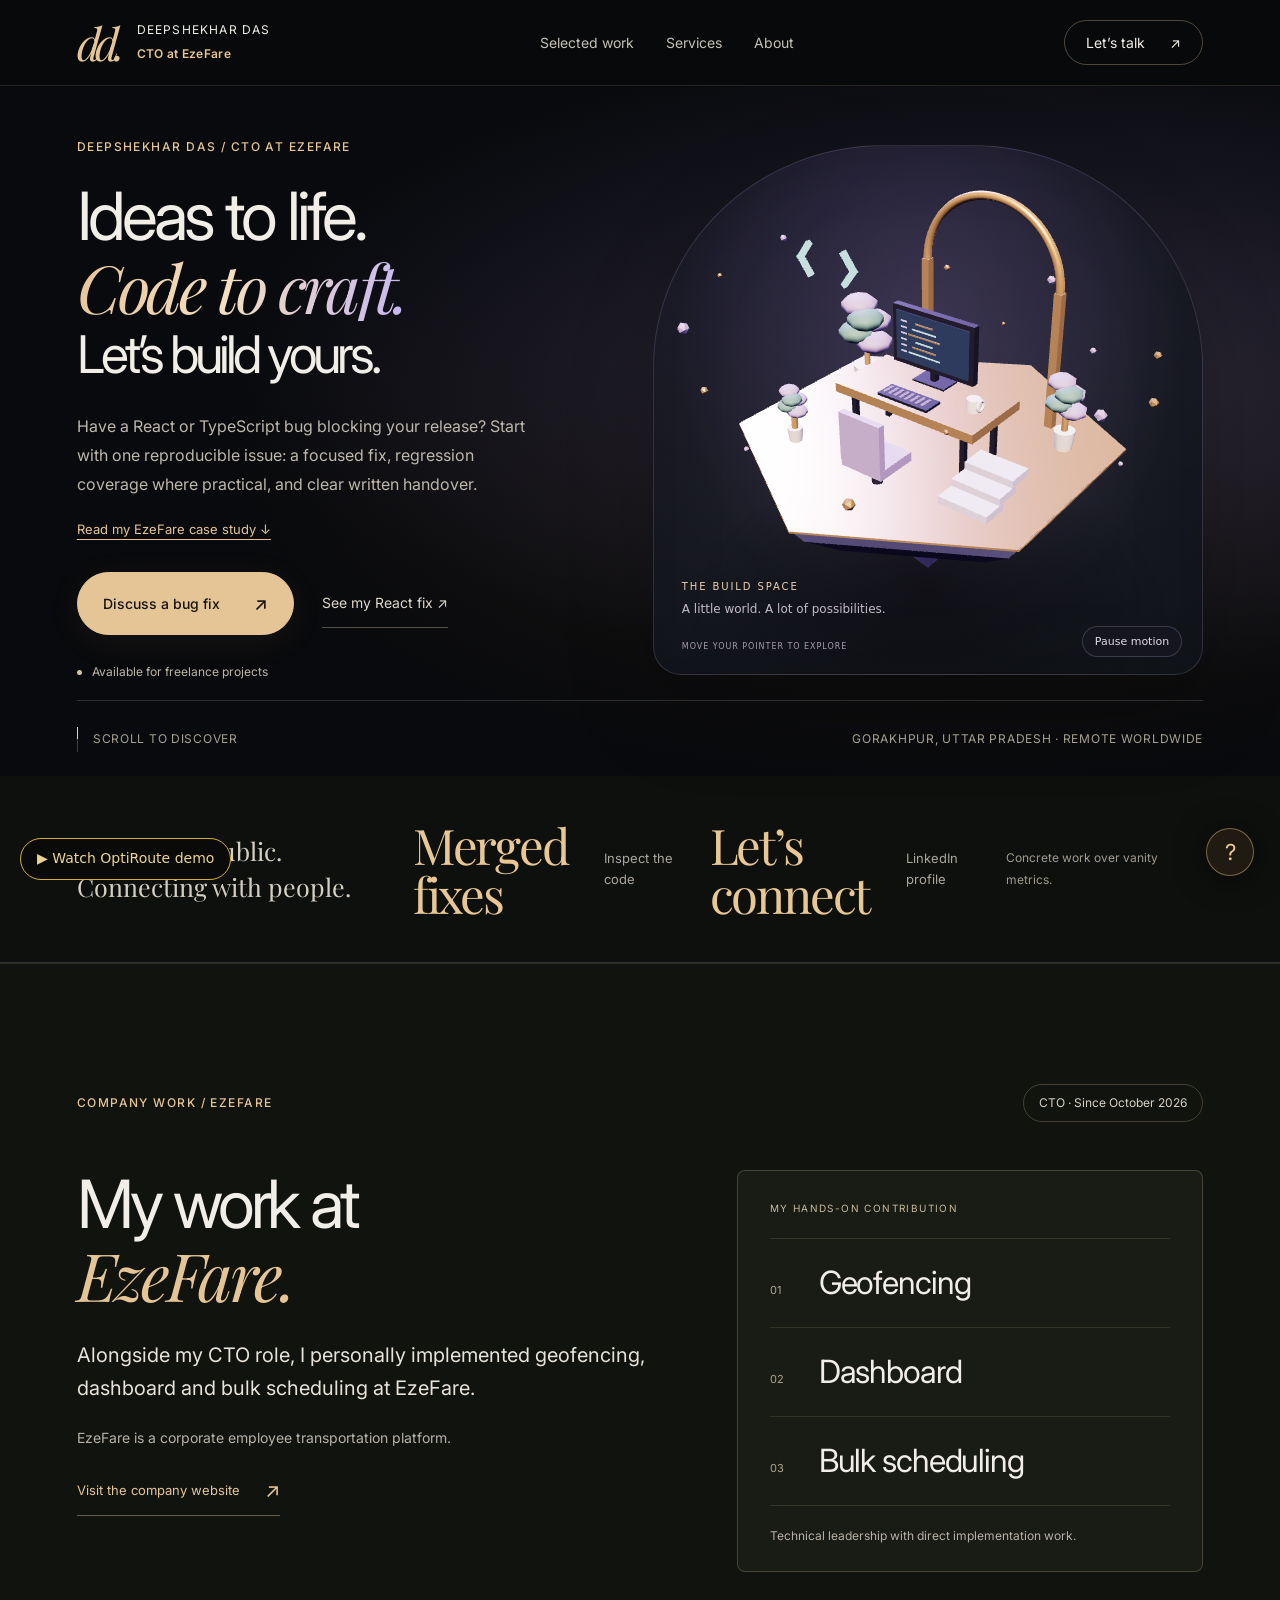
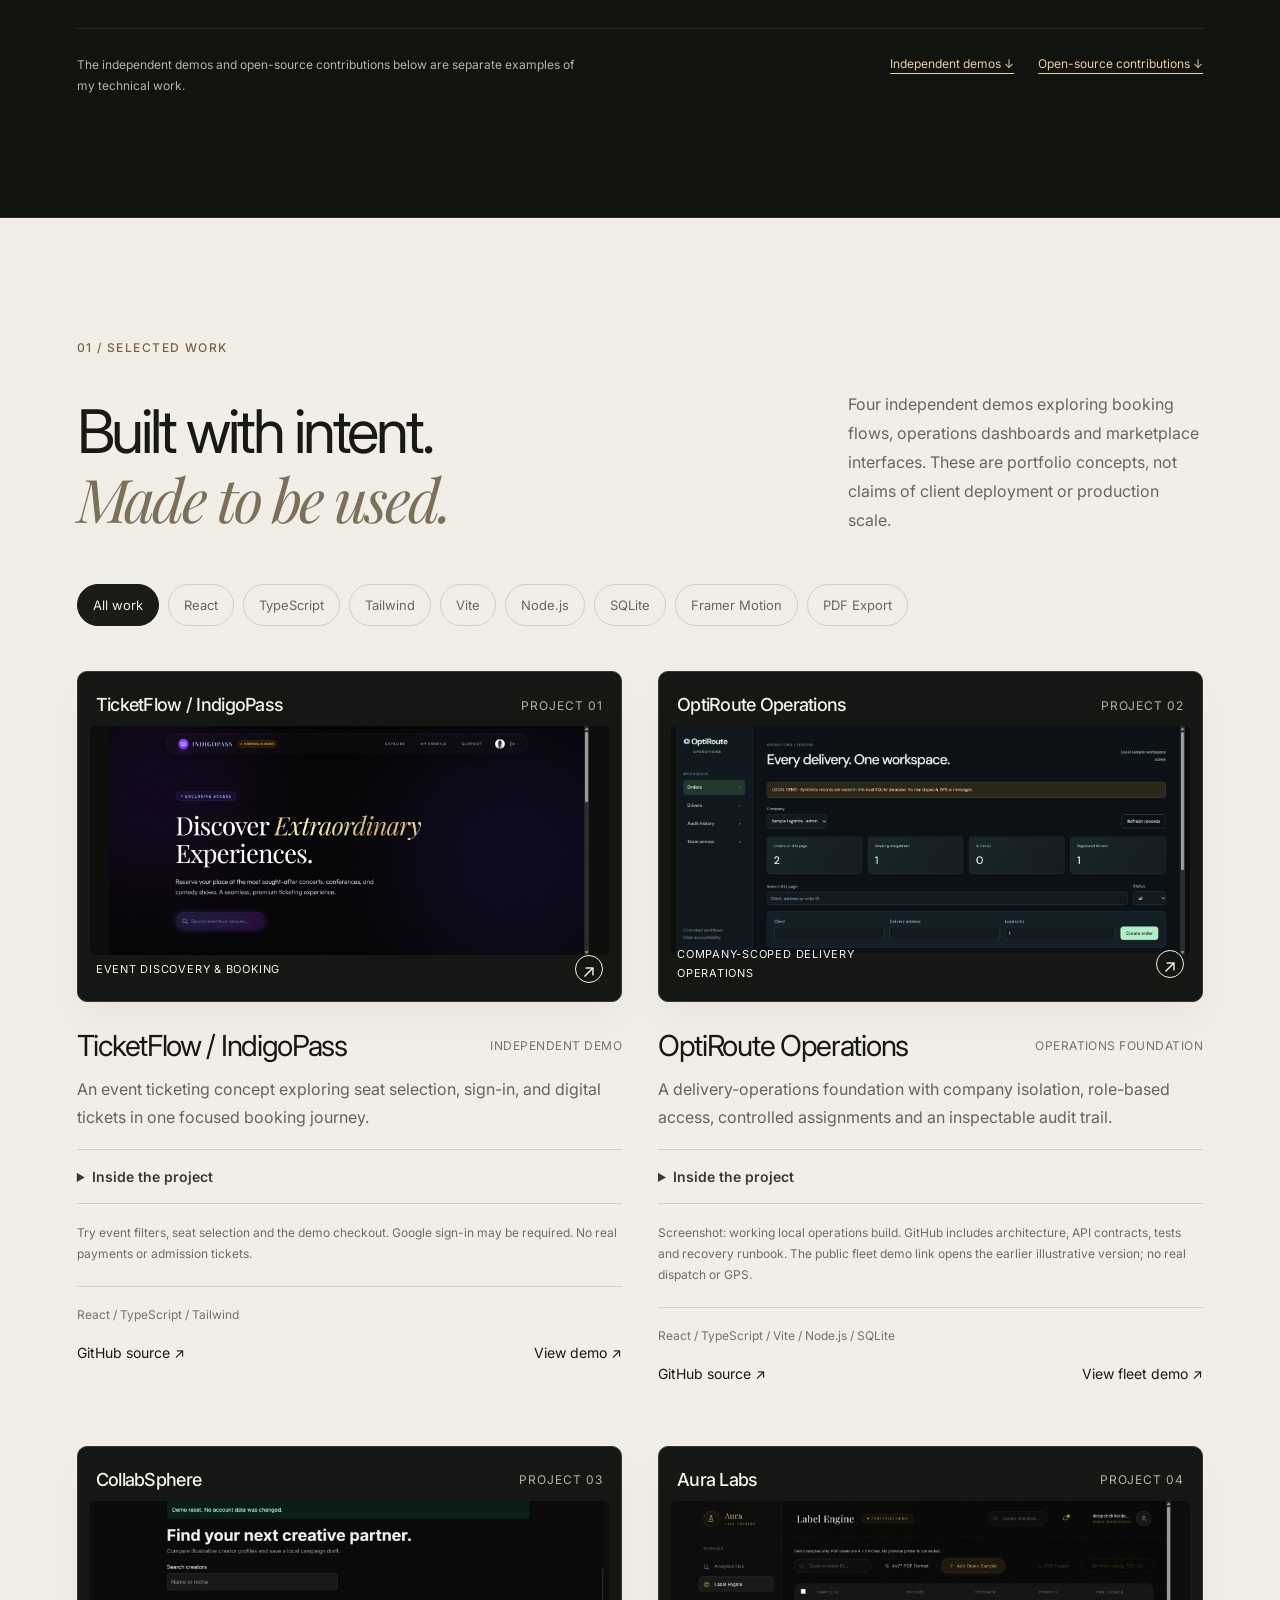
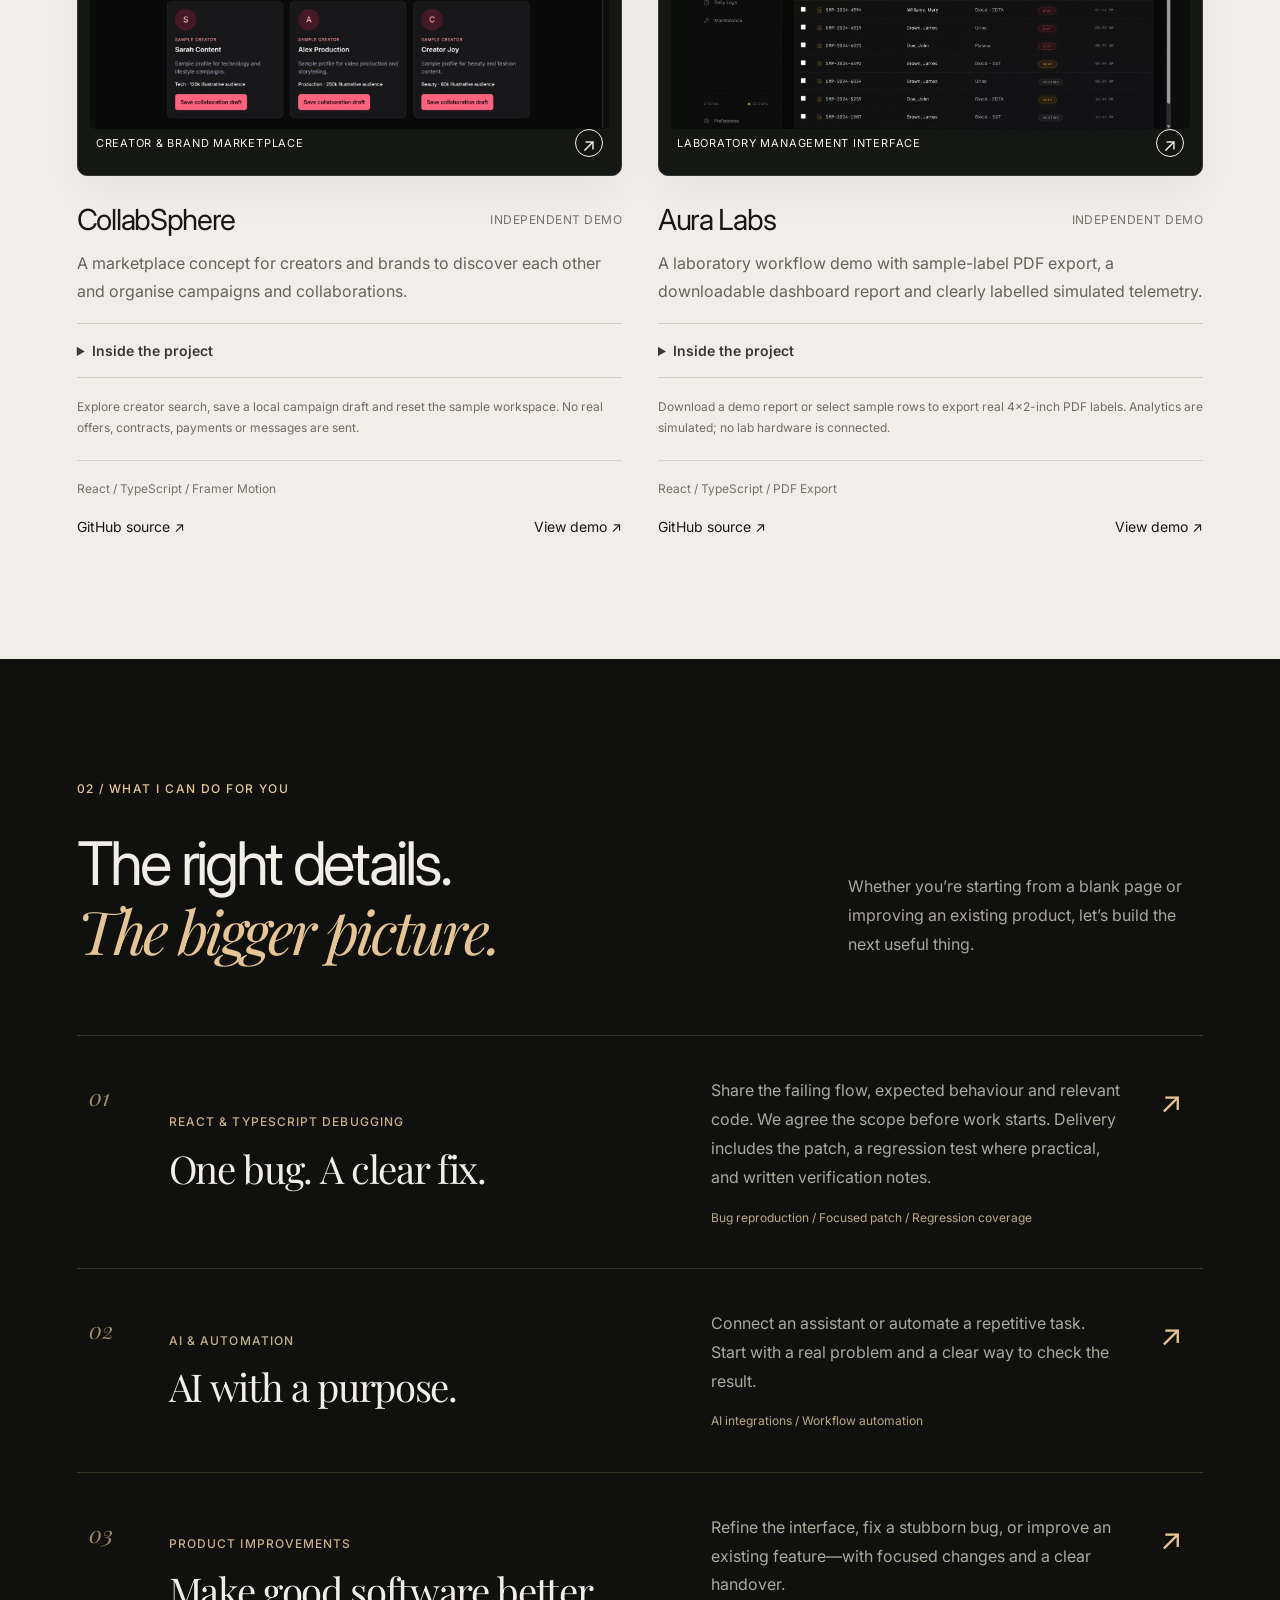
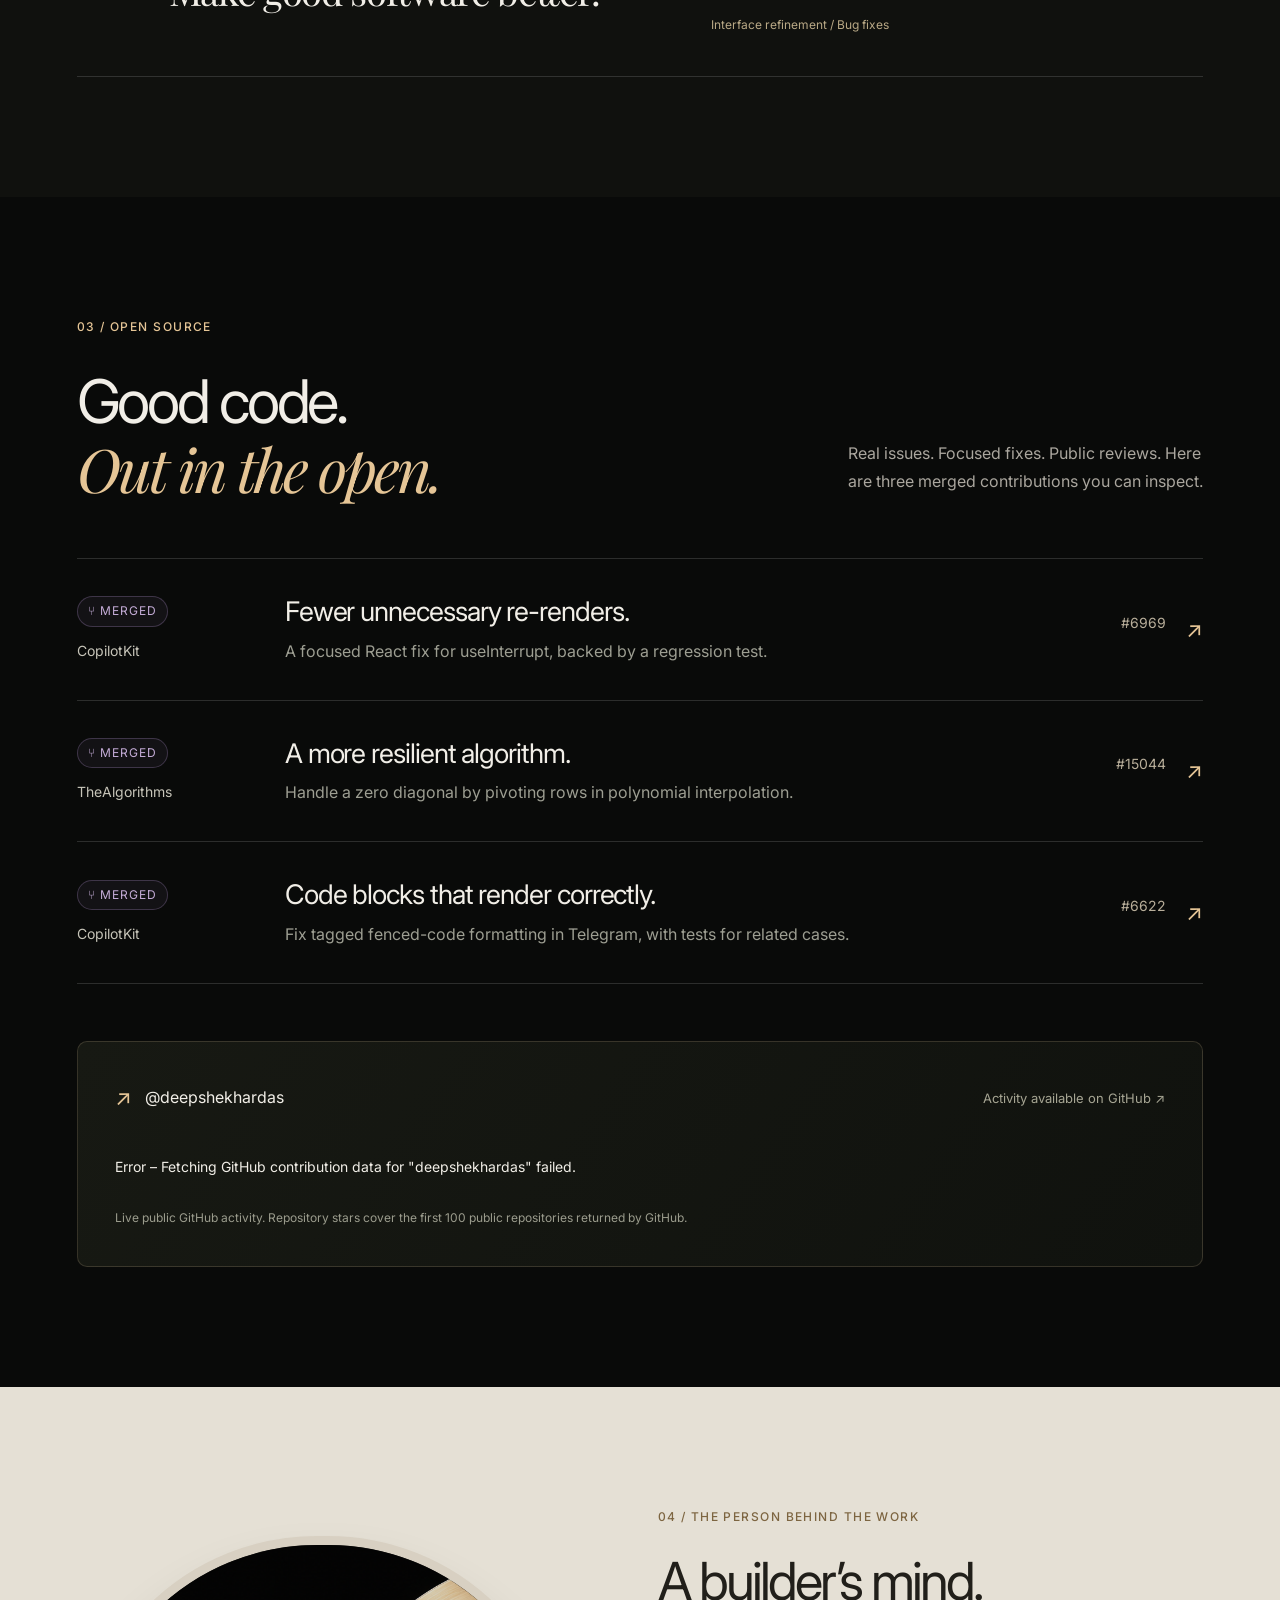
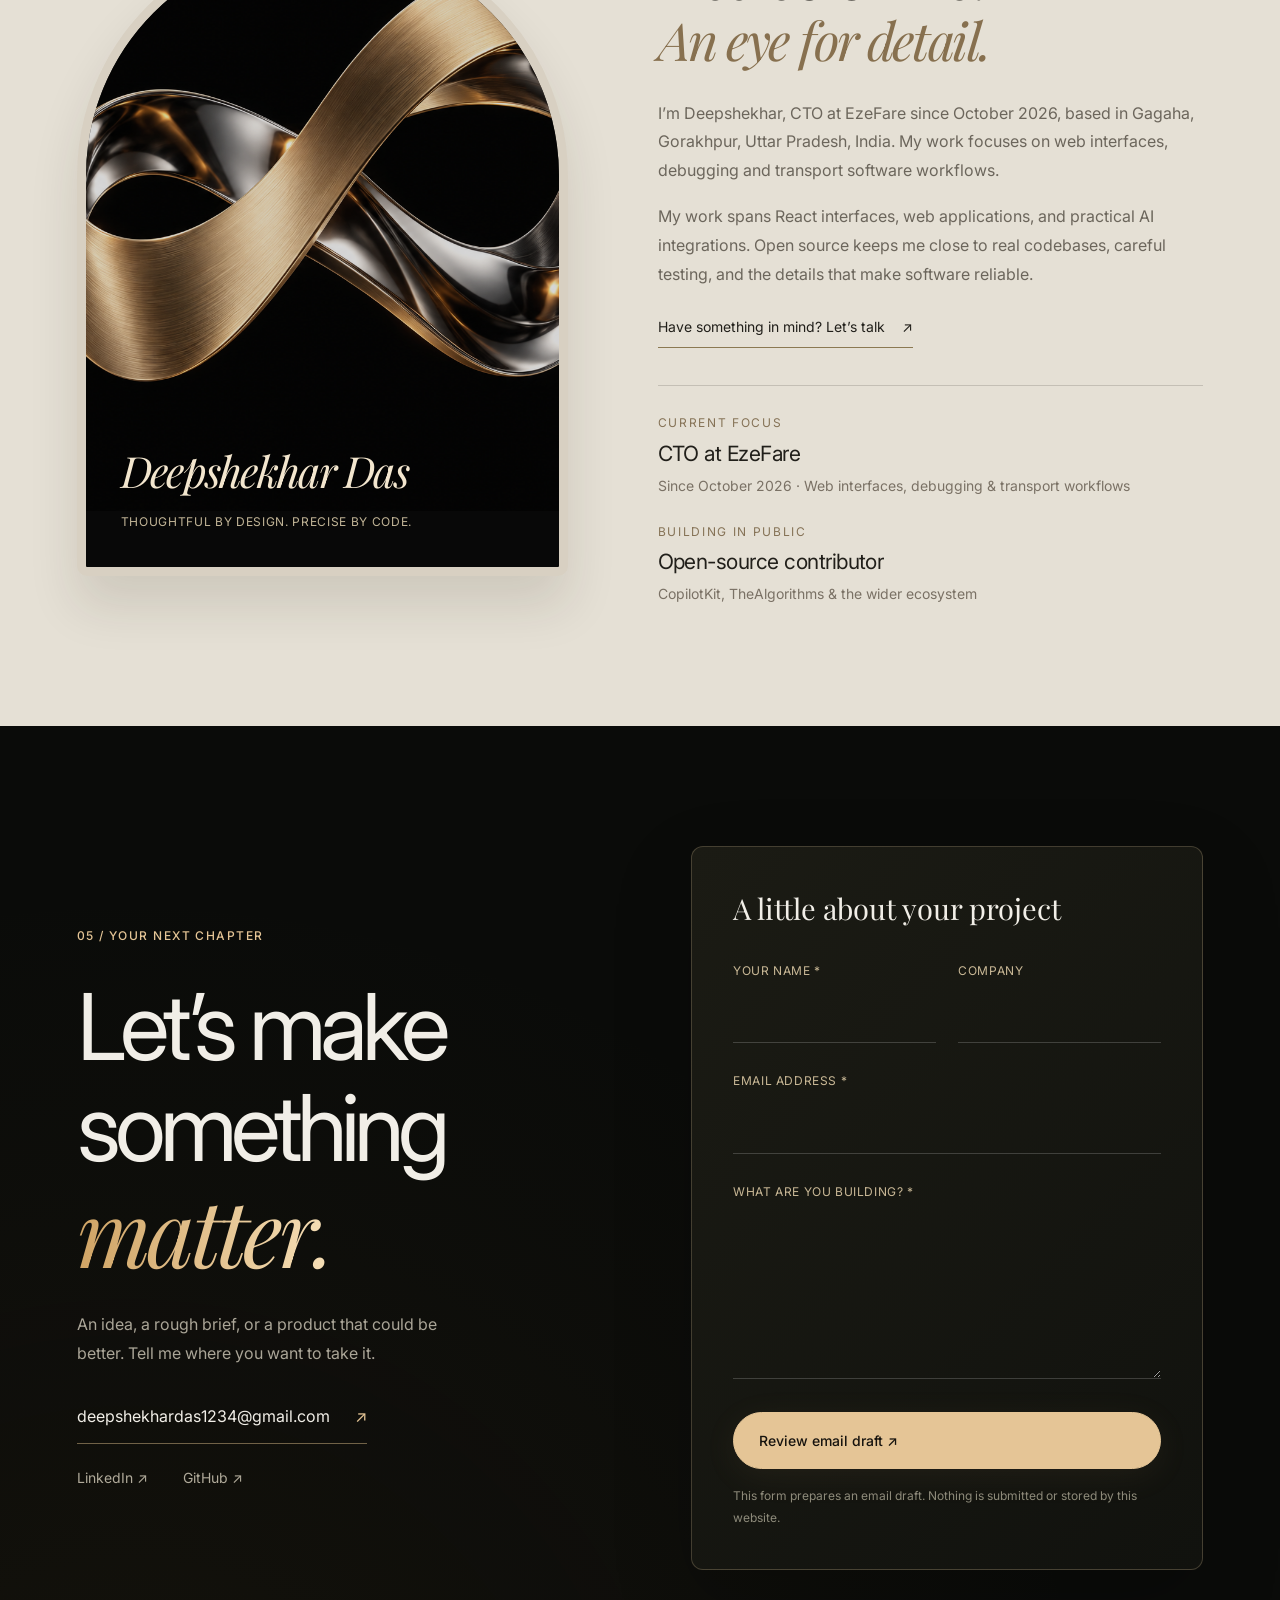
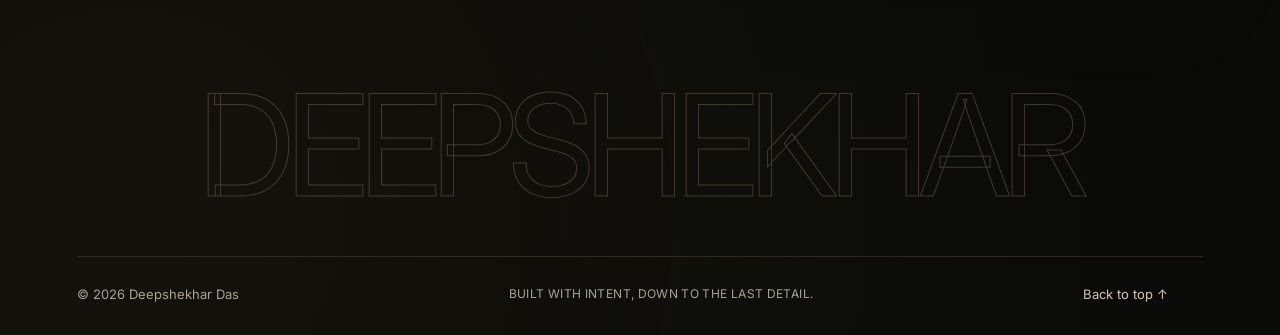
<file: index.html>
<!doctype html>
<html lang="en"><head>
<meta charset="UTF-8"><meta name="viewport" content="width=device-width, initial-scale=1">
<title>Deepshekhar Das — React &amp; TypeScript Developer | CTO at EzeFare</title>
<meta name="description" content="React and TypeScript development, focused debugging, and Node.js real-time features. Explore independent demos and merged open-source fixes. CTO at EzeFare, based in Gorakhpur, India.">
<link rel="canonical" href="https://deepshekhardas.github.io/">
<meta name="theme-color" content="#0a0a09">
<link rel="icon" type="image/svg+xml" href="data:image/svg+xml,%3Csvg xmlns='http://www.w3.org/2000/svg' viewBox='0 0 64 64'%3E%3Crect width='64' height='64' rx='12' fill='%23030303'/%3E%3Ctext x='11' y='45' font-family='Georgia' font-size='43' fill='%23d4af37'%3Ed%3C/text%3E%3C/svg%3E">
<link rel="stylesheet" href="./assets/index-DVLcN9EI.css">
<link rel="stylesheet" href="./portfolio.css">
<link rel="stylesheet" href="./atelier.css">
<link rel="stylesheet" href="./world.css">
<link rel="stylesheet" href="./ezefare-case.css?v=cto-20261107">
<script type="module" src="./assets/index-BwnWIdL-.js"></script>
</head><body><a class="portfolio-skip" href="#hero-section">Skip to content</a><a href="./optiroute-demo.html" style="position:fixed;bottom:20px;left:20px;z-index:50;padding:10px 16px;border:1px solid #d4af37;border-radius:24px;background:#0a0a09;color:#ecd592;font:14px/1.4 system-ui,sans-serif;text-decoration:none">▶ Watch OptiRoute demo</a><div id="root"></div><noscript>This portfolio needs JavaScript for its interactive sections. Contact Deepshekhar at deepshekhardas1234@gmail.com.</noscript></body></html>
</file>
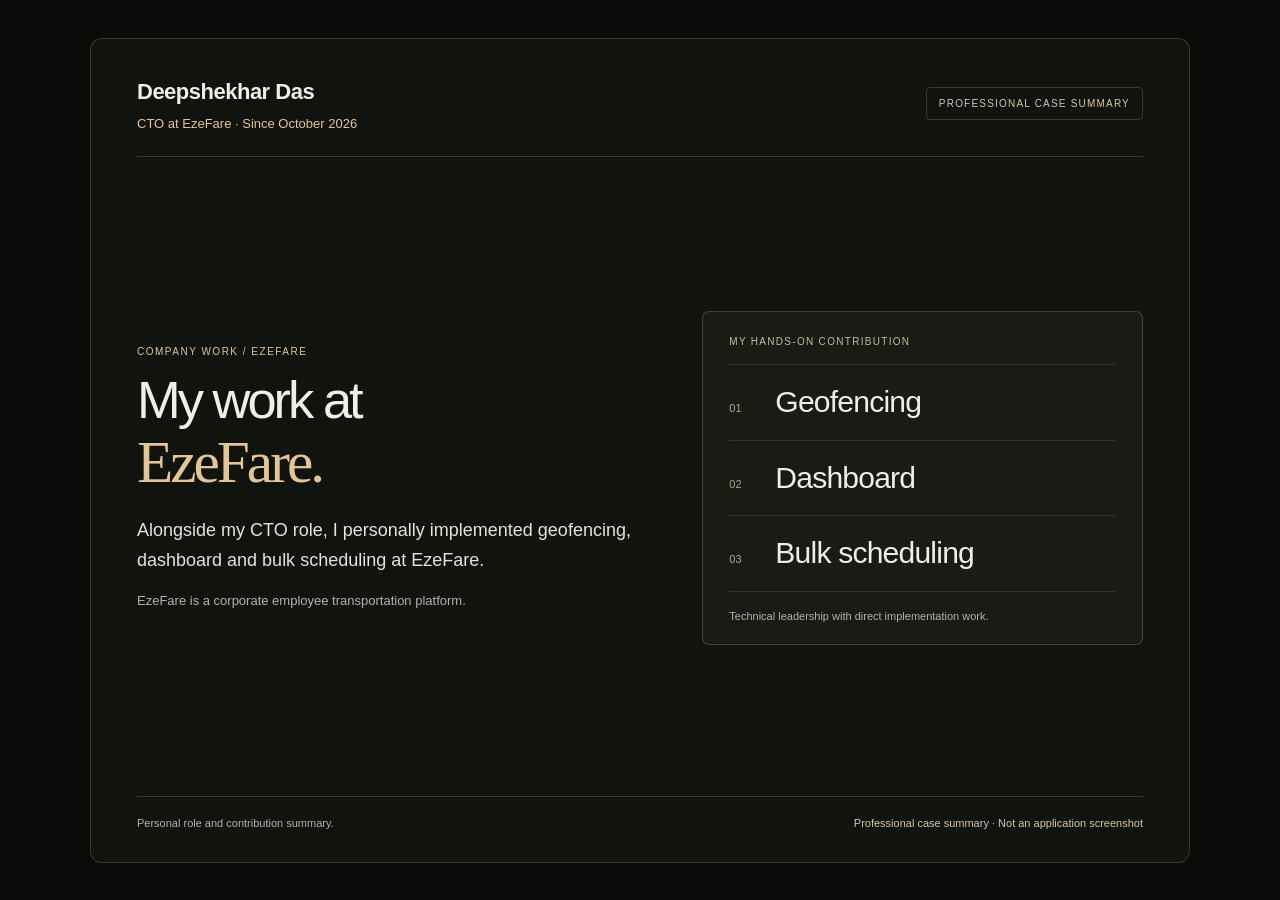
<file: ezefare-case-study.html>
<!doctype html>
<html lang="en">
<head>
  <meta charset="utf-8">
  <meta name="viewport" content="width=device-width, initial-scale=1">
  <meta http-equiv="Content-Security-Policy" content="default-src 'none'; style-src 'unsafe-inline'; connect-src 'none'; form-action 'none'; base-uri 'none'">
  <meta name="description" content="Deepshekhar Das, CTO at EzeFare since October 2026. A professional summary of personal contributions to geofencing, dashboard and bulk scheduling.">
  <title>EzeFare case summary | Deepshekhar Das</title>
  <style>
    :root { color-scheme: dark; --ink:#0a0a09; --paper:#f1eee7; --gold:#e5c596; --muted:#b7b2a8; --line:#ddc39935; }
    * { box-sizing:border-box; }
    body { margin:0; min-height:100vh; display:grid; place-items:center; padding:32px 48px; background:var(--ink); color:var(--paper); font:15px/1.6 Inter,Arial,sans-serif; }
    .case-card { width:100%; max-width:1100px; aspect-ratio:4/3; display:flex; flex-direction:column; padding:35px 46px 29px; border:1px solid var(--line); border-radius:12px; background:#11130f; }
    .case-header { display:flex; justify-content:space-between; align-items:center; gap:25px; border-bottom:1px solid var(--line); padding-bottom:22px; margin-bottom:31px; }
    .identity { margin:0; font-size:22px; font-weight:600; letter-spacing:-.5px; }
    .role { margin:5px 0 0; color:var(--gold); font-size:13px; }
    .summary-label { margin:0; padding:8px 12px; border:1px solid var(--line); border-radius:4px; color:#d9c7aa; font-size:10px; line-height:1.5; letter-spacing:.12em; text-transform:uppercase; }
    .case-body { flex:1; display:grid; grid-template-columns:minmax(0,1.08fr) minmax(0,.92fr); gap:48px; align-items:center; }
    .eyebrow { margin:0 0 13px; color:var(--gold); font-size:10px; letter-spacing:.15em; text-transform:uppercase; }
    h1 { margin:0; font-size:clamp(44px,4.1vw,63px); font-weight:400; line-height:1.02; letter-spacing:-3px; }
    h1 em { display:block; font:400 1.13em/1.06 Georgia,'Times New Roman',serif; letter-spacing:-3px; color:var(--gold); margin-top:5px; }
    .contribution-summary { max-width:560px; margin:22px 0 0; color:#e8e3d8; font-size:18px; line-height:1.65; }
    .company-context { max-width:500px; margin:14px 0 0; color:var(--muted); font-size:13px; line-height:1.75; }
    .contributions { padding:22px 26px 19px; border:1px solid #ddc3993b; border-radius:7px; background:#191c15; }
    .contributions h2 { margin:0 0 15px; color:#c6bb9f; font-size:10px; line-height:1.5; letter-spacing:.13em; font-weight:500; text-transform:uppercase; }
    ol { padding:0; margin:0; list-style:none; }
    li { display:grid; grid-template-columns:29px minmax(0,1fr); gap:17px; align-items:baseline; padding:20px 0; border-top:1px solid #ddc39925; }
    .index { color:#b2a78c; font-size:11px; }
    h3 { margin:0; font-size:clamp(25px,2.35vw,35px); font-weight:400; line-height:1.15; letter-spacing:-.8px; }
    .contribution-note { margin:0; padding-top:16px; border-top:1px solid #ddc39925; color:var(--muted); font-size:11px; line-height:1.6; }
    .case-footer { display:flex; justify-content:space-between; align-items:center; gap:25px; margin-top:28px; padding-top:18px; border-top:1px solid var(--line); }
    .case-footer p { margin:0; font-size:11px; line-height:1.6; color:var(--muted); }
    .case-footer .format-note { color:#d9c7aa; text-align:right; }
    @media(max-width:900px) { body { padding:25px; } .case-card { padding:30px; } .case-body { gap:35px; } h1 { font-size:48px; } .contribution-summary { font-size:16px; } .contributions { padding:20px; } h3 { font-size:27px; } }
    @media(max-width:650px) { body { padding:18px; } .case-card { padding:25px 23px; } .case-header { flex-direction:column; align-items:flex-start; gap:17px; margin-bottom:27px; } .identity { font-size:21px; } .role { font-size:12px; } .summary-label { font-size:9px; } .case-body { grid-template-columns:1fr; gap:28px; } h1 { font-size:46px; letter-spacing:-2px; } h1 em { letter-spacing:-2px; } .contribution-summary { margin-top:20px; font-size:17px; } .company-context { font-size:12px; } li { padding:19px 0; } .case-footer { flex-direction:column; align-items:flex-start; gap:8px; margin-top:25px; } .case-footer .format-note { text-align:left; } }
  </style>
</head>
<body>
  <main class="case-card" aria-labelledby="case-title">
    <header class="case-header">
      <div>
        <p class="identity">Deepshekhar Das</p>
        <p class="role">CTO at EzeFare · Since October 2026</p>
      </div>
      <p class="summary-label">Professional case summary</p>
    </header>
    <div class="case-body">
      <section aria-labelledby="case-title">
        <p class="eyebrow">Company work / EzeFare</p>
        <h1 id="case-title">My work at<em>EzeFare.</em></h1>
        <p class="contribution-summary">Alongside my CTO role, I personally implemented geofencing, dashboard and bulk scheduling at EzeFare.</p>
        <p class="company-context">EzeFare is a corporate employee transportation platform.</p>
      </section>
      <section class="contributions" aria-labelledby="contribution-title">
        <h2 id="contribution-title">My hands-on contribution</h2>
        <ol role="list">
          <li><span class="index" aria-hidden="true">01</span><h3>Geofencing</h3></li>
          <li><span class="index" aria-hidden="true">02</span><h3>Dashboard</h3></li>
          <li><span class="index" aria-hidden="true">03</span><h3>Bulk scheduling</h3></li>
        </ol>
        <p class="contribution-note">Technical leadership with direct implementation work.</p>
      </section>
    </div>
    <footer class="case-footer">
      <p>Personal role and contribution summary.</p>
      <p class="format-note">Professional case summary · Not an application screenshot</p>
    </footer>
  </main>
</body>
</html>
</file>
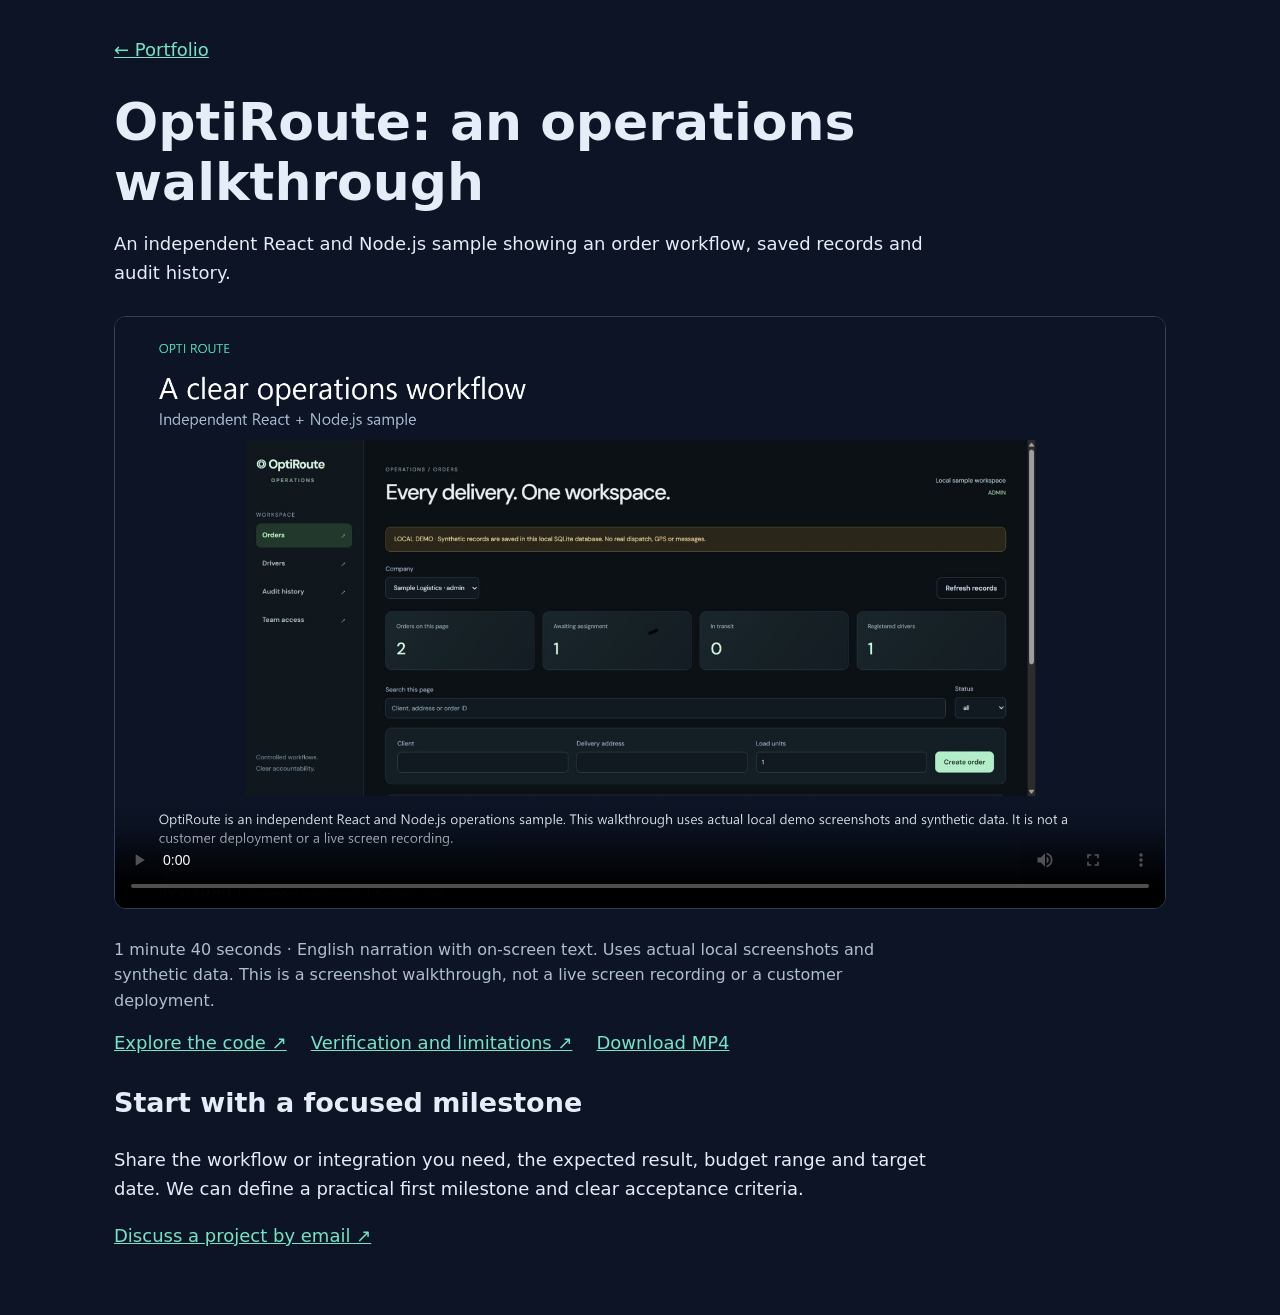
<file: optiroute-demo.html>
<!doctype html>
<html lang="en">
<head>
<meta charset="utf-8"><meta name="viewport" content="width=device-width,initial-scale=1">
<title>OptiRoute walkthrough — Deepshekhar Das</title>
<meta name="description" content="A narrated walkthrough of an independent React and Node.js operations sample, with local verification evidence.">
<style>
*{box-sizing:border-box}body{margin:0;background:#0c1425;color:#e4edf8;font:18px/1.6 system-ui,sans-serif}main{max-width:1100px;margin:auto;padding:36px 24px 64px}a{color:#73e5c6}h1{font-size:clamp(30px,5vw,52px);line-height:1.15;margin:28px 0 12px}p{max-width:820px}video{display:block;width:100%;height:auto;background:#000;border:1px solid #334155;border-radius:12px;margin:28px 0}.note{color:#afbed0;font-size:16px}.links{display:flex;gap:24px;flex-wrap:wrap}
</style>
</head>
<body><main>
<a href="./">← Portfolio</a>
<h1>OptiRoute: an operations walkthrough</h1>
<p>An independent React and Node.js sample showing an order workflow, saved records and audit history.</p>
<video controls playsinline preload="metadata" poster="./assets/optiroute-demo-poster.png" aria-label="OptiRoute narrated screenshot walkthrough">
<source src="./assets/optiroute-demo.mp4" type="video/mp4">
<p><a href="./assets/optiroute-demo.mp4">Download the demo video</a></p>
</video>
<p class="note">1 minute 40 seconds · English narration with on-screen text. Uses actual local screenshots and synthetic data. This is a screenshot walkthrough, not a live screen recording or a customer deployment.</p>
<div class="links"><a href="https://github.com/deepshekhardas/optiroute">Explore the code ↗</a><a href="https://github.com/deepshekhardas/optiroute/blob/main/docs/VERIFICATION.md">Verification and limitations ↗</a><a href="./assets/optiroute-demo.mp4" download>Download MP4</a></div>
<h2>Start with a focused milestone</h2>
<p>Share the workflow or integration you need, the expected result, budget range and target date. We can define a practical first milestone and clear acceptance criteria.</p>
<a href="mailto:deepshekhardas1234@gmail.com?subject=OptiRoute%20project%20enquiry">Discuss a project by email ↗</a>
</main></body></html>
</file>
<file: portfolio.css>
/* Deepshekhar Das — independent developer portfolio */
:root {
  color-scheme: dark;
  --ink: #0a0a09;
  --paper: #eeebe3;
  --gold: #ddc399;
  --muted: #aaa69e;
  --line: #ffffff24;
  --serif: "Playfair Display", Georgia, serif;
  --sans: Inter, Arial, sans-serif;
}
html {
  scroll-behavior: smooth;
  scroll-padding-top: 30px;
}
body {
  margin: 0;
  background: var(--ink);
}
* {
  box-sizing: border-box;
}
button,
a,
input,
textarea {
  -webkit-tap-highlight-color: transparent;
}
button {
  cursor: pointer;
}
a {
  color: inherit;
  text-decoration: none;
}
button,
input,
textarea {
  font: inherit;
}
::selection {
  background: #ddc399;
  color: #151310;
}
.studio {
  background: var(--ink);
  color: var(--paper);
  font: 14px/1.7 var(--sans);
  overflow: hidden;
}
.studio p,
.studio h1,
.studio h2,
.studio h3 {
  margin: 0;
}
.studio a,
.studio button {
  transition:
    color 0.2s,
    background 0.2s,
    border-color 0.2s,
    transform 0.3s;
}
.studio :focus-visible,
.portfolio-guide :focus-visible,
.portfolio-guide-launcher:focus-visible {
  outline: 2px solid #b88f50;
  outline-offset: 5px;
}
.portfolio-skip {
  position: fixed;
  top: -100px;
  left: 18px;
  background: var(--gold);
  color: var(--ink);
  padding: 12px 20px;
  z-index: 100;
}
.portfolio-skip:focus {
  top: 14px;
}
.section-space {
  padding: 110px max(6vw, 24px);
}
.studio-kicker {
  font: 500 10px/1.7 var(--sans);
  letter-spacing: 0.17em;
  text-transform: uppercase;
  color: var(--gold);
  display: flex;
  align-items: center;
  gap: 10px;
}
.status-dot {
  display: inline-block;
  width: 6px;
  height: 6px;
  background: var(--gold);
  border-radius: 50%;
  box-shadow: 0 0 14px #ddc39988;
  flex-shrink: 0;
}
.studio h2 {
  font: 400 clamp(40px, 4.2vw, 66px) / 1.12 var(--sans);
  letter-spacing: -0.058em;
}
.studio h2 em {
  display: block;
  font-family: var(--serif);
  font-weight: 400;
  letter-spacing: -0.05em;
  color: var(--gold);
}
.studio-header {
  height: 99px;
  margin: 0 6vw;
  display: flex;
  justify-content: space-between;
  align-items: center;
  border-bottom: 1px solid var(--line);
  position: relative;
  z-index: 10;
}
.studio-brand {
  display: flex;
  align-items: center;
  gap: 17px;
}
.brand-monogram {
  font: italic 45px/1 var(--serif);
  letter-spacing: -0.12em;
  color: var(--gold);
}
.brand-name {
  font-size: 9px;
  letter-spacing: 0.14em;
  line-height: 1.55;
}
.studio-header nav {
  display: flex;
  gap: 36px;
  font-size: 12px;
  color: #c5c1b7;
}
.studio-header nav a:hover {
  color: var(--gold);
}
.header-contact {
  display: flex;
  align-items: center;
  gap: 25px;
  padding: 10px 19px;
  border: 1px solid #ddc39955;
  border-radius: 30px;
  font-size: 12px;
}
.header-contact:hover {
  background: var(--gold);
  color: var(--ink);
}
.studio-hero {
  position: relative;
  isolation: isolate;
  min-height: 780px;
  padding: 82px max(6vw, 24px) 34px;
  background: #070707;
}
.hero-sculpture {
  position: absolute;
  right: -13%;
  top: 0;
  width: 108%;
  height: 100%;
  object-fit: cover;
  object-position: right center;
  z-index: -2;
  pointer-events: none;
}
.studio-hero:before {
  content: "";
  position: absolute;
  inset: 0;
  z-index: -1;
  background: linear-gradient(
    90deg,
    #070707 0%,
    #070707ee 22%,
    #0707079c 40%,
    #07070700 65%
  );
}
.hero-copy {
  max-width: 690px;
  position: relative;
}
.hero-copy > .studio-kicker {
  margin-bottom: 34px;
}
.studio-hero h1 {
  font: 400 clamp(72px, 7.5vw, 116px) / 1.01 var(--sans);
  letter-spacing: -0.075em;
  margin: 0 0 31px;
}
.studio-hero h1 em {
  color: var(--gold);
  font-family: var(--serif);
  font-weight: 400;
  letter-spacing: -0.065em;
}
.studio .hero-intro {
  max-width: 420px;
  color: #b5b0a5;
  font-size: 14px;
  line-height: 1.85;
}
.hero-intro strong {
  color: #eee8db;
  font-weight: 400;
}
.studio-actions {
  display: flex;
  gap: 25px;
  align-items: center;
  flex-wrap: wrap;
  margin-top: 29px;
}
.portfolio-primary {
  display: inline-flex;
  justify-content: center;
  align-items: center;
  gap: 30px;
  background: var(--gold);
  border: 1px solid var(--gold);
  color: #16130e;
  border-radius: 50px;
  padding: 15px 23px;
  font: 500 12px/1.5 var(--sans);
  min-height: 50px;
  cursor: pointer;
}
.portfolio-primary span {
  font-size: 18px;
}
.portfolio-primary:hover {
  background: #f0d8b0;
  transform: translateY(-2px);
}
.portfolio-secondary {
  display: inline-flex;
  align-items: center;
  justify-content: center;
  color: #ded8cc;
  border: 0;
  border-bottom: 1px solid #c5b89866;
  background: none;
  padding: 11px 0;
  font: 12px/1.6 var(--sans);
  cursor: pointer;
}
.portfolio-secondary:hover {
  color: var(--gold);
}
.hero-foot {
  display: flex;
  justify-content: space-between;
  align-items: center;
  border-top: 1px solid var(--line);
  padding-top: 23px;
  margin-top: 72px;
  font-size: 9px;
  letter-spacing: 0.17em;
  color: #a39f95;
}
.hero-copy {
  animation: hero-enter 1s ease both;
}
.hero-sculpture {
  animation: art-enter 1.6s ease both;
}
.proof-band {
  padding: 39px 6vw;
  display: grid;
  grid-template-columns: 1.25fr 1fr 1fr 0.7fr;
  gap: 30px;
  align-items: center;
  border-bottom: 1px solid var(--line);
  background: #10100e;
}
.proof-band > p {
  font: 400 20px/1.45 var(--serif);
  white-space: pre-line;
  color: #d6d0c3;
}
.proof-band > a {
  display: flex;
  gap: 15px;
  align-items: center;
}
.proof-band strong {
  font: 400 39px/1 var(--sans);
  letter-spacing: -0.045em;
  color: var(--gold);
}
.proof-band a > span {
  font-size: 11px;
  line-height: 1.65;
  max-width: 85px;
  color: #aaa69b;
}
.proof-band small {
  font-size: 10px;
  line-height: 1.8;
  white-space: pre-line;
  color: #918d84;
}
.section-heading > .studio-kicker {
  margin-bottom: 30px;
}
.heading-row {
  display: flex;
  justify-content: space-between;
  gap: 55px;
  align-items: flex-end;
}
.heading-row > p {
  max-width: 300px;
  color: var(--muted);
  font-size: 13px;
  line-height: 1.85;
  margin-bottom: 5px;
}
.studio-work {
  color: #181815;
  background: var(--paper);
}
.studio-work .studio-kicker {
  color: #786342;
}
.studio-work h2 em {
  color: #7d705b;
}
.studio-work .heading-row > p {
  color: #68665f;
}
.project-filters {
  display: flex;
  gap: 8px;
  flex-wrap: wrap;
  margin: 40px 0;
}
.project-filters button {
  font-size: 10px;
  padding: 8px 13px;
  border: 1px solid #17171325;
  color: #69665e;
  border-radius: 25px;
  background: transparent;
}
.project-filters button[aria-pressed="true"],
.project-filters button:hover {
  background: #1a1a16;
  border-color: #1a1a16;
  color: #f1eee5;
}
.project-grid {
  display: grid;
  grid-template-columns: 1fr 1fr;
  gap: 64px 32px;
}
.project-item:nth-child(even) {
  margin-top: 74px;
}
.project-cover {
  min-height: 360px;
  aspect-ratio: 1.35;
  position: relative;
  display: flex;
  flex-direction: column;
  justify-content: space-between;
  padding: 32px;
  overflow: hidden;
  border-radius: 3px;
  isolation: isolate;
}
.project-cover:before {
  content: "";
  position: absolute;
  inset: 16px;
  border: 1px solid currentColor;
  opacity: 0.13;
  pointer-events: none;
  z-index: -1;
}
.project-cover:after {
  content: "";
  position: absolute;
  inset: 0;
  background: linear-gradient(145deg, #ffffff16, transparent 55%, #00000013);
  z-index: -2;
  pointer-events: none;
}
.cover-top,
.cover-bottom {
  display: flex;
  justify-content: space-between;
  gap: 15px;
  align-items: center;
}
.cover-top > span:first-child {
  font-size: 17px;
  font-weight: 500;
  letter-spacing: -0.04em;
}
.cover-top > span:last-child {
  font-size: 8px;
  letter-spacing: 0.2em;
  opacity: 0.7;
}
.cover-title {
  font: 400 clamp(34px, 3.5vw, 55px) / 1.09 var(--sans);
  letter-spacing: -0.05em;
  margin: 40px 0;
  transition: transform 0.6s cubic-bezier(0.2, 0.75, 0.2, 1);
}
.cover-title em {
  font-family: var(--serif);
  font-weight: 400;
}
.cover-bottom > span:first-child {
  font-size: 9px;
  text-transform: uppercase;
  letter-spacing: 0.12em;
  max-width: 240px;
}
.cover-arrow {
  border: 1px solid currentColor;
  border-radius: 50%;
  width: 42px;
  height: 42px;
  display: grid;
  place-items: center;
  font-size: 20px;
  transition:
    transform 0.35s,
    background 0.35s;
}
.project-cover:hover .cover-title {
  transform: translateY(-7px);
}
.project-cover:hover .cover-arrow {
  transform: rotate(45deg);
  background: #ffffff22;
}
.cover-ticket {
  background: #322d46;
  color: #e8ddfa;
}
.cover-route {
  background: #b7c3ac;
  color: #26362a;
}
.cover-collab {
  background: #b9533c;
  color: #fce8ca;
}
.cover-aura {
  background: #252e3a;
  color: #d8e2ed;
}
.project-caption {
  padding-top: 22px;
}
.project-title-row {
  display: flex;
  justify-content: space-between;
  gap: 20px;
  align-items: center;
  margin-bottom: 10px;
}
.project-title-row h3 {
  font: 400 25px/1.3 var(--sans);
  letter-spacing: -0.045em;
}
.project-title-row > span {
  font-size: 8px;
  letter-spacing: 0.12em;
  color: #77736b;
}
.project-caption > p {
  max-width: 465px;
  color: #69665e;
  font-size: 12px;
  line-height: 1.85;
  min-height: 45px;
}
.project-meta {
  border-top: 1px solid #24201822;
  margin-top: 18px;
  padding-top: 15px;
  display: flex;
  justify-content: space-between;
  gap: 15px;
  align-items: center;
}
.project-meta > span {
  font-size: 10px;
  color: #777168;
}
.project-meta > a {
  font-size: 11px;
  white-space: nowrap;
}
.project-meta > a:hover {
  color: #926e3d;
}
.studio-services {
  background: #111210;
}
.service-list {
  margin-top: 64px;
}
.service-row {
  display: grid;
  grid-template-columns: 50px 1.3fr 1fr 40px;
  gap: 30px;
  align-items: center;
  padding: 37px 0;
  border-top: 1px solid var(--line);
}
.service-row:last-child {
  border-bottom: 1px solid var(--line);
}
.service-index {
  color: #77776d;
  font-size: 11px;
  align-self: start;
  padding-top: 5px;
}
.service-title .studio-kicker {
  font-size: 9px;
  letter-spacing: 0.13em;
  margin-bottom: 11px;
}
.service-title h3 {
  font: 400 clamp(24px, 2.5vw, 37px) / 1.25 var(--serif);
  letter-spacing: -0.035em;
}
.service-detail > p {
  font-size: 12px;
  color: #aba99e;
  line-height: 1.9;
}
.service-detail > span {
  display: block;
  font-size: 9px;
  color: #d0ba91;
  margin-top: 16px;
}
.service-link {
  font-size: 27px;
  color: var(--gold);
  align-self: start;
}
.service-row:hover .service-link {
  transform: translate(3px, -3px);
}
.studio-source {
  background: #090a09;
}
.contribution-list {
  margin-top: 57px;
}
.contribution-row {
  padding: 30px 0;
  display: grid;
  grid-template-columns: 175px 1fr 110px;
  gap: 35px;
  align-items: center;
  border-top: 1px solid var(--line);
}
.contribution-row:last-child {
  border-bottom: 1px solid var(--line);
}
.contribution-org {
  display: flex;
  flex-direction: column;
  gap: 12px;
  font-size: 12px;
  color: #c6c4b8;
}
.merged-badge {
  font-size: 8px;
  letter-spacing: 0.09em;
  color: #c4acd7;
  border: 1px solid #9d80b552;
  background: #9d80b512;
  border-radius: 20px;
  padding: 3px 9px;
  align-self: start;
}
.contribution-row h3 {
  font: 400 24px/1.4 var(--sans);
  letter-spacing: -0.04em;
  margin-bottom: 7px;
}
.contribution-row p {
  font-size: 12px;
  color: #9d9e92;
}
.contribution-id {
  font-size: 11px;
  display: flex;
  gap: 30px;
  justify-content: flex-end;
  color: #b8ae9a;
}
.contribution-id > span {
  font-size: 22px;
  color: var(--gold);
}
.contribution-row:hover h3 {
  color: var(--gold);
}
.github-panel {
  margin-top: 50px;
  background: #131410;
  border: 1px solid #ddc3992e;
  padding: 32px;
}
.github-panel-top {
  display: flex;
  align-items: center;
  justify-content: space-between;
  gap: 20px;
  margin-bottom: 28px;
  font-size: 12px;
}
.github-panel-top > a {
  display: flex;
  align-items: center;
  gap: 13px;
}
.github-symbol {
  color: var(--gold);
  font-size: 22px;
}
.github-stats {
  display: flex;
  gap: 20px;
  font-size: 10px;
  color: #a6a593;
}
.github-stats strong {
  font-weight: 500;
  color: var(--gold);
}
.calendar-scroll {
  overflow-x: auto;
  max-width: 100%;
  padding: 10px 0 15px;
  scrollbar-color: #726047 #22231e;
  scrollbar-width: thin;
}
.calendar-scroll .react-activity-calendar {
  width: max-content;
  min-width: 100%;
  font: 11px/1.6 var(--sans);
}
.github-note {
  font-size: 9px;
  color: #858575;
  margin-top: 15px !important;
}
.studio-about {
  background: #e5e0d5;
  color: #211f1a;
}
.about-layout {
  display: grid;
  grid-template-columns: 0.85fr 1fr;
  gap: 8vw;
  align-items: center;
}
.about-visual {
  min-height: 570px;
  background: #080808;
  position: relative;
  overflow: hidden;
  display: flex;
  flex-direction: column;
  justify-content: flex-end;
  padding: 33px;
}
.about-visual > img {
  position: absolute;
  max-width: none;
  width: 185%;
  height: 100%;
  object-fit: cover;
  right: -9%;
  top: -15%;
  opacity: 0.84;
}
.about-signature {
  position: relative;
  color: #f3e6ce;
  font: italic 40px/1.2 var(--serif);
  letter-spacing: -0.04em;
  margin-bottom: 15px;
}
.about-art-caption {
  position: relative;
  color: #aca08c;
  font-size: 8px;
  letter-spacing: 0.16em;
}
.about-copy > .studio-kicker {
  color: #7d6541;
  margin-bottom: 26px;
}
.about-copy h2 {
  font-size: clamp(37px, 3.8vw, 58px);
  margin-bottom: 30px;
}
.about-copy h2 em {
  color: #87704f;
}
.about-copy > p:not(.studio-kicker) {
  font-size: 13px;
  line-height: 1.9;
  color: #6c665c;
  margin-bottom: 17px;
}
.about-contact {
  display: inline-flex;
  gap: 17px;
  font-size: 12px;
  border-bottom: 1px solid #8b7952;
  padding: 4px 0 8px;
  margin-top: 5px;
}
.about-experience {
  margin-top: 37px;
  border-top: 1px solid #211f1a2b;
  padding-top: 24px;
  display: grid;
  gap: 21px;
}
.about-experience span {
  font-size: 8px;
  letter-spacing: 0.14em;
  color: #857256;
}
.about-experience h3 {
  font: 400 17px/1.5 var(--sans);
  letter-spacing: -0.025em;
  margin: 4px 0;
}
.about-experience p {
  font-size: 11px;
  color: #7a7165;
}
.studio-contact {
  padding-bottom: 30px;
  background: #0b0c0a;
}
.contact-grid {
  display: grid;
  grid-template-columns: 1fr 1fr;
  gap: 9vw;
  align-items: center;
}
.contact-copy > .studio-kicker {
  margin-bottom: 30px;
}
.contact-copy h2 {
  font-size: clamp(64px, 6.5vw, 99px);
  line-height: 1.03;
}
.contact-copy > p:not(.studio-kicker) {
  max-width: 340px;
  color: #aaa597;
  font-size: 13px;
  margin-top: 30px;
}
.contact-email {
  display: flex;
  gap: 25px;
  align-items: center;
  overflow-wrap: anywhere;
  font-size: 14px;
  border-bottom: 1px solid #716247;
  padding-bottom: 13px;
  width: fit-content;
  max-width: 100%;
  margin-top: 34px;
}
.contact-email > span {
  color: var(--gold);
}
.contact-socials {
  display: flex;
  gap: 28px;
  margin-top: 22px;
  font-size: 11px;
  color: #b0aa9a;
}
.contact-socials a:hover,
.contact-email:hover {
  color: var(--gold);
}
.contact-form-panel {
  background: #151611;
  border: 1px solid #ddc39926;
  padding: 37px;
}
.form-heading {
  font: 400 23px/1.4 var(--serif);
  margin-bottom: 33px !important;
}
.form-field {
  display: flex;
  flex-direction: column;
  margin-bottom: 25px;
  min-width: 0;
}
.form-field label,
.email-draft label {
  font-size: 9px;
  letter-spacing: 0.07em;
  text-transform: uppercase;
  color: #c9b896;
  margin-bottom: 10px;
}
.form-field input,
.form-field textarea,
.email-draft textarea {
  width: 100%;
  border: 0;
  border-bottom: 1px solid #ffffff2e;
  background: transparent;
  border-radius: 0;
  padding: 8px 0 12px;
  color: #e5dfd2;
  font: 12px/1.8 var(--sans);
  outline: none;
  resize: vertical;
}
.form-field input:focus,
.form-field textarea:focus {
  border-color: var(--gold);
}
.form-field input::placeholder,
.form-field textarea::placeholder {
  color: #878579;
}
.form-two-col {
  display: grid;
  grid-template-columns: 1fr 1fr;
  gap: 22px;
}
.contact-form-panel .portfolio-primary {
  width: 100%;
  margin-top: 5px;
  justify-content: space-between;
}
.form-note {
  color: #8e8b7b;
  font-size: 10px;
  margin-top: 16px !important;
  line-height: 1.8;
  overflow-wrap: anywhere;
}
.email-draft > h3 {
  font: 400 32px/1.25 var(--serif);
  margin: 15px 0;
}
.email-draft > p:not(.studio-kicker):not(.form-note) {
  font-size: 12px;
  color: #b6b0a2;
  margin-bottom: 20px;
}
.email-draft label {
  display: block;
}
.email-draft textarea {
  border: 1px solid #ddc39942;
  padding: 13px;
  margin-bottom: 15px;
  background: #0e100c;
}
.email-draft .portfolio-secondary {
  margin-top: 18px;
}
.footer-bottom {
  display: flex;
  justify-content: space-between;
  gap: 25px;
  align-items: center;
  margin-top: 100px;
  padding-top: 27px;
  border-top: 1px solid var(--line);
  font-size: 10px;
  color: #8e8c7e;
}
.footer-bottom > span:nth-child(2) {
  font-size: 8px;
  letter-spacing: 0.14em;
}
.footer-bottom > a {
  color: #d4c4a6;
  padding-right: 35px;
}
.reveal[data-reveal="ready"] {
  opacity: 0;
  transform: translateY(22px);
  transition:
    opacity 0.8s ease,
    transform 0.8s cubic-bezier(0.2, 0.7, 0.2, 1);
}
.reveal[data-visible="true"] {
  opacity: 1;
  transform: none;
}
@keyframes hero-enter {
  from {
    opacity: 0;
    transform: translateY(18px);
  }
  to {
    opacity: 1;
    transform: none;
  }
}
@keyframes art-enter {
  from {
    opacity: 0;
    transform: scale(1.04);
  }
  to {
    opacity: 1;
    transform: scale(1);
  }
}
@media (min-width: 1700px) {
  .section-space {
    padding-inline: calc((100vw - 1500px) / 2);
  }
  .studio-header {
    margin-inline: calc((100vw - 1500px) / 2);
  }
  .studio-hero {
    padding-inline: calc((100vw - 1500px) / 2);
    min-height: 880px;
    padding-top: 110px;
  }
  .hero-sculpture {
    width: 95%;
    right: -5%;
  }
  .hero-foot {
    margin-top: 90px;
  }
}
@media (max-width: 1100px) {
  .studio-hero {
    min-height: 760px;
  }
  .hero-sculpture {
    right: -22%;
    width: 122%;
    opacity: 0.85;
  }
  .studio-hero:before {
    background: linear-gradient(
      90deg,
      #070707 0%,
      #070707e8 30%,
      #07070766 65%,
      transparent
    );
  }
  .hero-foot {
    margin-top: 80px;
  }
  .proof-band {
    grid-template-columns: 1fr 1fr 1fr;
    gap: 25px;
  }
  .proof-band small {
    grid-column: 1/-1;
    white-space: normal;
    text-align: right;
  }
  .project-cover {
    min-height: 315px;
    padding: 28px;
  }
  .cover-title {
    font-size: 39px;
  }
  .section-space {
    padding-top: 90px;
    padding-bottom: 90px;
  }
  .service-row {
    grid-template-columns: 35px 1fr 1fr 25px;
    gap: 20px;
  }
  .contribution-row {
    grid-template-columns: 140px 1fr 75px;
    gap: 20px;
  }
  .contribution-id {
    gap: 15px;
  }
  .about-layout {
    gap: 5vw;
  }
  .about-visual {
    min-height: 550px;
  }
  .contact-grid {
    gap: 5vw;
  }
  .contact-form-panel {
    padding: 28px;
  }
  .studio-contact {
    padding-bottom: 25px;
  }
  .heading-row > p {
    max-width: 250px;
  }
  .github-stats {
    gap: 12px;
  }
}
@media (max-width: 800px) {
  .studio-header {
    height: 86px;
    margin: 0 24px;
  }
  .studio-header nav {
    gap: 20px;
    font-size: 11px;
  }
  .brand-name {
    display: none;
  }
  .header-contact {
    padding: 9px 15px;
    gap: 16px;
  }
  .studio-hero {
    padding-top: 64px;
    min-height: 820px;
  }
  .hero-sculpture {
    width: 135%;
    height: 72%;
    right: -32%;
    top: 28%;
    opacity: 0.7;
  }
  .studio-hero:before {
    background: linear-gradient(
      180deg,
      #070707 0%,
      #070707bb 43%,
      #07070740 83%
    );
  }
  .hero-copy {
    max-width: 90%;
  }
  .studio-hero h1 {
    font-size: clamp(62px, 11.3vw, 85px);
  }
  .hero-copy > .studio-kicker {
    font-size: 9px;
    letter-spacing: 0.1em;
  }
  .hero-foot {
    margin-top: 185px;
  }
  .hero-intro {
    max-width: 385px !important;
  }
  .proof-band {
    padding: 30px 24px;
    gap: 24px;
    grid-template-columns: 1fr 1fr;
  }
  .proof-band > p {
    grid-column: 1/-1;
    white-space: normal;
    font-size: 23px;
  }
  .proof-band strong {
    font-size: 36px;
  }
  .proof-band small {
    text-align: left;
  }
  .section-space {
    padding: 75px 24px;
  }
  .heading-row {
    flex-direction: column;
    gap: 25px;
    align-items: flex-start;
  }
  .heading-row > p {
    max-width: 460px;
  }
  .studio h2 {
    font-size: 45px;
  }
  .project-grid {
    gap: 40px 22px;
  }
  .project-item:nth-child(even) {
    margin-top: 45px;
  }
  .project-cover {
    min-height: 300px;
    padding: 23px;
  }
  .cover-title {
    font-size: 31px;
  }
  .cover-top > span:first-child {
    font-size: 15px;
  }
  .cover-top > span:last-child {
    font-size: 7px;
  }
  .cover-bottom > span:first-child {
    font-size: 8px;
    letter-spacing: 0.06em;
  }
  .cover-arrow {
    width: 32px;
    height: 32px;
    flex-shrink: 0;
    font-size: 17px;
  }
  .project-title-row {
    align-items: flex-start;
    flex-direction: column;
    gap: 5px;
  }
  .project-title-row > span {
    font-size: 8px;
  }
  .project-meta {
    flex-direction: column;
    align-items: flex-start;
    gap: 8px;
  }
  .project-filters {
    gap: 7px;
    margin: 30px 0;
  }
  .service-row {
    grid-template-columns: 30px 1fr 25px;
    gap: 17px;
    padding: 28px 0;
  }
  .service-detail {
    grid-column: 2;
    grid-row: 2;
  }
  .service-link {
    grid-column: 3;
    grid-row: 1;
  }
  .service-title h3 {
    font-size: 30px;
  }
  .service-list {
    margin-top: 40px;
  }
  .contribution-row {
    grid-template-columns: 110px 1fr;
    gap: 20px;
  }
  .contribution-row h3 {
    font-size: 20px;
  }
  .contribution-row p {
    font-size: 11px;
  }
  .contribution-id {
    grid-column: 2;
    justify-content: space-between;
  }
  .github-panel {
    padding: 23px;
  }
  .github-panel-top {
    align-items: flex-start;
    flex-direction: column;
    gap: 18px;
  }
  .github-stats {
    flex-wrap: wrap;
  }
  .about-layout {
    grid-template-columns: 1fr;
    gap: 45px;
  }
  .about-visual {
    min-height: 440px;
    max-height: 550px;
    aspect-ratio: 1.1;
  }
  .about-visual > img {
    width: 150%;
    height: 135%;
    top: -33%;
    right: 0;
  }
  .about-copy {
    max-width: 620px;
  }
  .about-experience {
    grid-template-columns: 1fr 1fr;
    gap: 20px;
  }
  .contact-grid {
    grid-template-columns: 1fr;
    gap: 45px;
  }
  .contact-copy h2 {
    font-size: 80px;
  }
  .contact-copy > p:not(.studio-kicker) {
    max-width: 440px;
  }
  .contact-form-panel {
    padding: 30px;
  }
  .footer-bottom {
    margin-top: 60px;
    flex-wrap: wrap;
  }
  .footer-bottom > span:nth-child(2) {
    display: none;
  }
  .studio-contact {
    padding-bottom: 25px;
  }
  .reveal[data-reveal="ready"] {
    transform: translateY(12px);
  }
}
@media (max-width: 520px) {
  .studio-header nav a:nth-child(2),
  .studio-header nav a:nth-child(3) {
    display: none;
  }
  .studio-header nav {
    margin-left: auto;
    margin-right: 20px;
  }
  .brand-monogram {
    font-size: 38px;
  }
  .header-contact {
    font-size: 11px;
    gap: 14px;
  }
  .studio-hero {
    padding-top: 55px;
    min-height: 835px;
  }
  .hero-copy {
    max-width: 100%;
  }
  .studio-hero h1 {
    font-size: clamp(55px, 13.3vw, 70px);
    line-height: 1.04;
    letter-spacing: -0.065em;
    margin-bottom: 27px;
  }
  .hero-copy > .studio-kicker {
    font-size: 8px;
    letter-spacing: 0.07em;
    margin-bottom: 25px;
  }
  .studio .hero-intro {
    font-size: 13px;
    max-width: 330px !important;
  }
  .studio-actions {
    gap: 16px;
    margin-top: 25px;
  }
  .portfolio-primary {
    font-size: 11px;
    padding: 14px 18px;
    gap: 20px;
    min-height: 48px;
  }
  .portfolio-secondary {
    font-size: 11px;
  }
  .hero-foot {
    margin-top: 205px;
    font-size: 7px;
    gap: 25px;
    align-items: flex-start;
  }
  .hero-foot > span:first-child {
    max-width: 150px;
  }
  .hero-sculpture {
    height: 61%;
    top: 41%;
    right: -35%;
    width: 145%;
  }
  .proof-band > a {
    align-items: flex-start;
    flex-direction: column;
    gap: 8px;
  }
  .proof-band a > span {
    max-width: none;
    font-size: 10px;
  }
  .proof-band strong {
    font-size: 35px;
  }
  .proof-band small {
    font-size: 9px;
  }
  .section-space {
    padding-top: 63px;
    padding-bottom: 63px;
  }
  .studio h2 {
    font-size: 38px;
  }
  .section-heading > .studio-kicker {
    font-size: 9px;
    margin-bottom: 23px;
  }
  .heading-row {
    gap: 22px;
  }
  .heading-row > p {
    font-size: 12px;
    max-width: 320px;
  }
  .project-grid {
    grid-template-columns: 1fr;
    gap: 37px;
  }
  .project-item:nth-child(even) {
    margin-top: 0;
  }
  .project-cover {
    aspect-ratio: 1.08;
    min-height: 305px;
    padding: 29px;
  }
  .cover-title {
    font-size: clamp(35px, 9vw, 44px);
  }
  .project-title-row {
    flex-direction: row;
    align-items: center;
  }
  .project-title-row h3 {
    font-size: 23px;
  }
  .project-title-row > span {
    max-width: 90px;
    font-size: 7px;
    text-align: right;
  }
  .project-meta {
    flex-direction: row;
    align-items: center;
  }
  .project-meta > span {
    font-size: 9px;
  }
  .project-filters button {
    font-size: 9px;
    padding: 6px 11px;
  }
  .service-title h3 {
    font-size: 27px;
  }
  .service-title .studio-kicker {
    font-size: 8px;
  }
  .service-row {
    grid-template-columns: 21px 1fr 20px;
    gap: 11px;
  }
  .service-detail > p {
    font-size: 12px;
  }
  .service-detail > span {
    font-size: 8px;
  }
  .contribution-row {
    grid-template-columns: 1fr;
    gap: 15px;
    padding: 26px 0;
  }
  .contribution-org {
    flex-direction: row;
    align-items: center;
    gap: 13px;
  }
  .contribution-id {
    grid-column: 1;
  }
  .contribution-row h3 {
    font-size: 22px;
  }
  .contribution-row p {
    font-size: 12px;
  }
  .contribution-list {
    margin-top: 35px;
  }
  .github-panel {
    padding: 20px;
    margin-top: 35px;
  }
  .github-note {
    font-size: 8px;
  }
  .about-visual {
    min-height: 390px;
    padding: 27px;
  }
  .about-signature {
    font-size: 36px;
  }
  .about-art-caption {
    font-size: 7px;
  }
  .about-experience {
    grid-template-columns: 1fr;
  }
  .about-copy > p:not(.studio-kicker) {
    font-size: 13px;
  }
  .contact-copy h2 {
    font-size: 67px;
  }
  .contact-copy > .studio-kicker {
    font-size: 9px;
  }
  .contact-email {
    font-size: 12px;
    gap: 15px;
  }
  .contact-form-panel {
    padding: 26px 21px;
  }
  .form-two-col {
    grid-template-columns: 1fr;
    gap: 0;
  }
  .form-field input,
  .form-field textarea {
    font-size: 16px;
  }
  .form-field {
    margin-bottom: 23px;
  }
  .form-heading {
    font-size: 22px;
  }
  .footer-bottom {
    font-size: 9px;
    gap: 16px;
  }
  .studio-contact {
    padding-bottom: 27px;
  }
  .footer-bottom > a {
    padding-right: 42px;
  }
  .email-draft textarea {
    font-size: 14px;
  }
}
@media (prefers-reduced-motion: reduce) {
  html {
    scroll-behavior: auto !important;
  }
  *,
  *:before,
  *:after {
    animation: none !important;
    transition: none !important;
  }
  .reveal[data-reveal="ready"] {
    opacity: 1;
    transform: none;
  }
  .project-cover:hover .cover-title,
  .project-cover:hover .cover-arrow,
  .portfolio-primary:hover {
    transform: none;
  }
}

/* Existing accessible portfolio guide */
.portfolio-guide-launcher {
  position: fixed;
  right: 26px;
  bottom: 24px;
  z-index: 70;
  width: 54px;
  height: 54px;
  border-radius: 50%;
  border: 1px solid #d4af3770;
  background: #1f1a0be8;
  color: #e1c15b;
  display: grid;
  place-items: center;
  cursor: pointer;
  box-shadow: 0 3px 30px #0008;
  font-size: 22px;
}
.portfolio-guide {
  position: fixed;
  right: 25px;
  bottom: 92px;
  width: min(370px, calc(100vw - 36px));
  z-index: 70;
  border: 1px solid #d4af3755;
  border-radius: 18px;
  background: #11100eed;
  color: #eee9dc;
  backdrop-filter: blur(20px);
  padding: 24px;
  box-shadow: 0 20px 60px #0009;
}
.portfolio-guide-header {
  display: flex;
  justify-content: space-between;
  align-items: center;
  margin-bottom: 18px;
}
.portfolio-guide h2 {
  font:
    400 24px/1.3 Georgia,
    serif;
}
.portfolio-guide-header button {
  color: #d3c8a4;
  font-size: 24px;
  cursor: pointer;
  padding: 5px 9px;
}
.portfolio-guide p {
  font:
    14px/1.8 Inter,
    sans-serif;
  color: #c7c2b5;
}
.portfolio-guide .guide-options {
  display: grid;
  gap: 9px;
  margin-top: 20px;
}
.guide-options button {
  text-align: left;
  border: 1px solid #d4af374a;
  border-radius: 8px;
  padding: 11px 13px;
  font:
    13px/1.5 Inter,
    sans-serif;
  color: #d6c58d;
  cursor: pointer;
}
.guide-options button:hover,
.guide-options button[aria-pressed="true"] {
  background: #d4af3717;
  border-color: #d4af3790;
}
.guide-answer {
  margin-top: 18px;
  border-top: 1px solid #d4af3735;
  padding-top: 15px;
}
.portfolio-guide .portfolio-secondary {
  font-size: 13px;
  margin-top: 16px;
  padding-inline: 0;
}
@media (max-width: 600px) {
  .portfolio-guide-launcher {
    width: 44px;
    height: 44px;
    right: 16px;
    bottom: 16px;
  }
  .portfolio-guide {
    right: 16px;
    bottom: 73px;
    padding: 20px;
    max-height: calc(100dvh - 100px);
    overflow-y: auto;
  }
}
</file>
<file: atelier.css>
/* Atelier refinement: motion, original project art, and readable editorial type. */
html {
  overflow-x: clip;
  overflow-y: auto;
}
body {
  overflow-x: clip;
  overflow-y: visible;
}
.sr-only {
  position: absolute !important;
  width: 1px !important;
  height: 1px !important;
  padding: 0 !important;
  margin: -1px !important;
  overflow: hidden !important;
  clip-path: inset(50%) !important;
  white-space: nowrap !important;
  border: 0 !important;
}
html {
  scroll-padding-top: 110px;
}
.studio {
  overflow: clip;
  --paper: #f1eee7;
  --gold: #e5c596;
}
.studio-header {
  position: sticky;
  top: 0;
  z-index: 75;
  margin: 0;
  padding: 0 6vw;
  height: 86px;
  background: #090a09d9;
  backdrop-filter: blur(24px);
  border-bottom: 1px solid #ddc39925;
}
.brand-name {
  font-size: 12px;
  letter-spacing: 0.1em;
}
.studio-header nav {
  font-size: 14px;
  gap: 32px;
}
.header-contact {
  font-size: 14px;
  padding: 10px 21px;
}
.reading-progress {
  position: fixed;
  top: 0;
  left: 0;
  width: 100%;
  height: 2px;
  z-index: 100;
  background: linear-gradient(90deg, #8c622d, #ffe2b3);
  transform-origin: left;
  transform: scaleX(0);
  pointer-events: none;
}
.studio-kicker {
  font-size: 12px;
  letter-spacing: 0.12em;
}
.section-space {
  padding-top: 120px;
  padding-bottom: 120px;
}
.studio h2 {
  font-size: clamp(46px, 4.7vw, 74px);
  line-height: 1.1;
  letter-spacing: -0.055em;
}
.heading-row > p {
  font-size: 16px;
  max-width: 355px;
  line-height: 1.8;
}
.section-heading > .studio-kicker {
  margin-bottom: 32px;
}
.studio-hero {
  min-height: 650px;
  padding: 52px 6vw 24px;
  --mx: 0px;
  --my: 0px;
  background: #070807;
}
.hero-copy {
  max-width: 900px;
  z-index: 2;
}
.hero-copy > .studio-kicker {
  margin-bottom: 24px;
  font-size: 12px;
}
.hero-copy > .studio-kicker .status-dot {
  display: none;
}
.studio-hero h1 {
  font-size: clamp(64px, 6.1vw, 92px);
  letter-spacing: -0.06em;
  line-height: 1.03;
  margin-bottom: 29px;
}
.studio-hero h1 > span,
.studio-hero h1 > em {
  display: block;
}
.studio-hero h1 > span:last-child {
  font-size: 0.79em;
  margin-top: 7px;
}
.studio-hero h1 em {
  font-weight: 400;
  letter-spacing: -0.055em;
  background: linear-gradient(
    105deg,
    #b68d50,
    #f5dfb3 40%,
    #b78b48 75%,
    #edcd98
  );
  background-clip: text;
  -webkit-background-clip: text;
  color: transparent;
  width: fit-content;
}
.studio .hero-intro {
  font-size: 16px;
  max-width: 450px;
  line-height: 1.8;
  color: #bdb7ac;
}
.hero-art-stage {
  position: absolute;
  inset: 0;
  z-index: -2;
  overflow: hidden;
  pointer-events: none;
  transform: translate(var(--mx), var(--my));
  transition: transform 0.55s cubic-bezier(0.2, 0.7, 0.2, 1);
}
.hero-art-stage .hero-sculpture {
  position: absolute;
  max-width: none;
  width: 95%;
  height: 100%;
  right: -16%;
  top: 0;
  object-fit: contain;
  opacity: 0.95;
  animation: sculpture-drift 13s ease-in-out infinite;
  transform-origin: 65% 55%;
}
.studio-hero:before {
  z-index: -1;
  background: linear-gradient(
    90deg,
    #070807 0%,
    #070807f5 24%,
    #070807a6 46%,
    #07080714 73%
  );
}
.hero-ambient {
  position: absolute;
  inset: 0;
  z-index: -1;
  pointer-events: none;
  background: radial-gradient(ellipse at 75% 57%, #bf8c3b13, transparent 55%);
}
.studio-actions {
  margin-top: 32px;
  gap: 28px;
}
.portfolio-primary {
  font-size: 14px;
  padding: 17px 25px;
  gap: 34px;
  min-height: 56px;
  position: relative;
  overflow: hidden;
  box-shadow: 0 7px 35px #d7b06b12;
}
.portfolio-primary:before {
  content: "";
  position: absolute;
  inset: -100% -40%;
  background: linear-gradient(
    110deg,
    transparent 35%,
    #ffffff77 48%,
    transparent 62%
  );
  transform: translateX(-100%);
  transition: transform 0.75s;
  pointer-events: none;
}
.portfolio-primary:hover:before {
  transform: translateX(100%);
}
.portfolio-primary:hover {
  box-shadow: 0 10px 45px #d7b06b2a;
  transform: translateY(-3px);
}
.portfolio-secondary {
  font-size: 14px;
  padding: 12px 0;
}
.hero-availability {
  display: flex;
  align-items: center;
  gap: 10px;
  margin-top: 27px;
  font-size: 12px;
  color: #bcb5a6;
}
.hero-availability .status-dot {
  width: 5px;
  height: 5px;
  background: #d0c6a0;
  box-shadow: none;
}
.hero-art-note {
  position: absolute;
  right: 6vw;
  bottom: 137px;
  display: flex;
  flex-direction: column;
  gap: 7px;
  text-align: right;
}
.hero-art-note > span:first-child {
  font-size: 12px;
  letter-spacing: 0.15em;
  color: #e0c294;
}
.hero-art-note > span:last-child {
  font-size: 12px;
  color: #9c927f;
}
.hero-foot {
  margin-top: 61px;
  padding-top: 26px;
  font-size: 12px;
  letter-spacing: 0.06em;
  color: #a6a092;
  gap: 30px;
}
.scroll-cue {
  display: flex;
  align-items: center;
  gap: 15px;
}
.scroll-cue-line {
  position: relative;
  display: inline-block;
  width: 1px;
  height: 25px;
  background: #e5c59644;
  overflow: hidden;
}
.scroll-cue-line:after {
  content: "";
  position: absolute;
  left: 0;
  top: 0;
  width: 1px;
  height: 12px;
  background: #edd3aa;
  animation: scroll-stroke 2s ease-in-out infinite;
}
.proof-band {
  background: #0e100d;
  padding: 44px 6vw;
  grid-template-columns: 1.15fr 1fr 1fr 0.75fr;
  gap: 34px;
}
.proof-band > p {
  font-size: 25px;
}
.proof-band strong {
  font-family: var(--serif);
  font-size: 49px;
  color: #e8c794;
}
.proof-band a > span {
  font-size: 13px;
  max-width: 120px;
  line-height: 1.6;
}
.proof-band small {
  font-size: 12px;
  color: #a09b8d;
}
.proof-band > a:hover strong {
  color: #fff2d3;
}
.studio-work {
  background: #f1eee7;
}
.studio-work .heading-row {
  align-items: center;
}
.project-filters {
  gap: 9px;
  margin: 45px 0;
}
.project-filters button {
  font-size: 13px;
  padding: 9px 15px;
}
.project-grid {
  grid-template-columns: 1.08fr 0.92fr;
  gap: 72px 38px;
  perspective: 1400px;
}
.project-item:nth-child(even) {
  margin-top: 110px;
}
.project-cover {
  min-height: 420px;
  aspect-ratio: 1.17;
  border-radius: 10px;
  padding: 32px;
  transform: perspective(1100px) rotateX(var(--rx, 0deg))
    rotateY(var(--ry, 0deg));
  transition:
    transform 0.4s cubic-bezier(0.2, 0.65, 0.2, 1),
    box-shadow 0.4s;
  box-shadow: 0 18px 40px #1313130a;
  isolation: isolate;
}
.project-cover:hover {
  box-shadow: 0 23px 55px #15151529;
}
.project-cover:before {
  inset: 0;
  border: 0;
  opacity: 0;
  background: radial-gradient(
    circle at var(--px, 50%) var(--py, 50%),
    #ffffff33,
    transparent 65%
  );
  z-index: 2;
  transition: opacity 0.3s;
}
.project-cover:hover:before {
  opacity: 1;
}
.project-cover:after {
  z-index: -1;
  background: linear-gradient(
    180deg,
    #08050d66,
    transparent 25%,
    transparent 65%,
    #08050d9c
  );
}
.cover-art {
  position: absolute;
  inset: 0;
  width: 100%;
  height: 100%;
  object-fit: cover;
  z-index: -2;
  transition: transform 1.1s cubic-bezier(0.2, 0.65, 0.2, 1);
}
.project-cover:hover .cover-art {
  transform: scale(1.07);
}
.project-cover.has-art .cover-title {
  visibility: hidden;
}
.cover-top {
  position: relative;
  z-index: 3;
}
.cover-top > span:first-child {
  font-size: 24px;
  letter-spacing: -0.04em;
}
.cover-top > span:last-child {
  font-size: 12px;
  letter-spacing: 0.08em;
}
.cover-bottom {
  position: relative;
  z-index: 3;
}
.cover-bottom > span:first-child {
  font-size: 12px;
  letter-spacing: 0.07em;
  max-width: 245px;
}
.cover-arrow {
  width: 48px;
  height: 48px;
  font-size: 23px;
  flex-shrink: 0;
  background: #11111115;
  backdrop-filter: blur(8px);
}
.cover-title {
  font-size: clamp(40px, 4.2vw, 66px);
  line-height: 1.08;
  letter-spacing: -0.06em;
  z-index: 1;
}
.cover-ticket {
  background: #1c0723;
  color: #ffeced;
}
.cover-aura {
  background: #030b1c;
  color: #d9edff;
}
.cover-route {
  background: #d4ed7a;
  color: #1d3429;
}
.cover-route:after {
  background: linear-gradient(135deg, #f1ffb75e, transparent 60%);
}
.cover-route .cover-title em {
  color: #416649;
}
.cover-collab {
  background: linear-gradient(150deg, #6e164d, #ae3267);
  color: #ffe8e6;
}
.cover-collab .cover-title em {
  color: #ffcfc2;
}
.project-caption {
  padding-top: 25px;
}
.project-title-row h3 {
  font-size: 29px;
}
.project-title-row > span {
  font-size: 12px;
  letter-spacing: 0.04em;
}
.project-caption > p {
  font-size: 16px;
  line-height: 1.75;
  min-height: 0;
  color: #686359;
  max-width: 100%;
}
.project-meta {
  flex-wrap: wrap;
  margin-top: 22px;
  padding-top: 18px;
  align-items: flex-start;
}
.project-meta > span {
  flex-basis: 100%;
  font-size: 12px;
  max-width: 100%;
  line-height: 1.7;
}
.project-meta > a {
  font-size: 14px;
}
.demo-access-note {
  font-size: 12px !important;
  color: #756b5f !important;
  margin-top: 12px !important;
}
.studio-services {
  background: #10110e;
}
.service-list {
  margin-top: 72px;
}
.service-row {
  grid-template-columns: 50px 1.25fr 1fr 40px;
  gap: 30px;
  position: relative;
  padding: 40px 12px;
  border-color: #e4c79330;
  isolation: isolate;
}
.service-row:before {
  content: "";
  position: absolute;
  inset: 0;
  z-index: -1;
  opacity: 0;
  transition: opacity 0.45s;
  background: radial-gradient(
    ellipse at var(--px, 50%) var(--py, 50%),
    #dfb96913,
    transparent 70%
  );
}
.service-row:hover:before {
  opacity: 1;
}
.service-title h3 {
  font-size: clamp(30px, 3vw, 43px);
}
.service-title .studio-kicker {
  font-size: 12px;
  letter-spacing: 0.09em;
  color: #c7b089;
}
.service-index {
  font: italic 23px var(--serif);
  color: #9f8c68;
}
.service-detail > p {
  font-size: 16px;
  line-height: 1.8;
}
.service-detail > span {
  font-size: 12px;
  color: #b9a986;
  line-height: 1.7;
}
.service-link {
  width: 40px;
  height: 40px;
  font-size: 30px;
  display: grid;
  place-items: center;
}
.contribution-row {
  grid-template-columns: 175px 1fr 105px;
  padding: 35px 0;
  gap: 33px;
}
.contribution-row h3 {
  font-size: 27px;
  line-height: 1.35;
}
.contribution-row p {
  font-size: 16px;
  line-height: 1.7;
}
.contribution-org {
  font-size: 14px;
}
.merged-badge {
  font-size: 12px;
  padding: 4px 10px;
}
.contribution-id {
  font-size: 14px;
  gap: 20px;
}
.contribution-row:hover {
  background: #e3c38e05;
}
.github-panel {
  padding: 37px;
  border-radius: 10px;
  background: linear-gradient(125deg, #171913, #10120e);
  margin-top: 57px;
}
.github-panel-top {
  font-size: 16px;
}
.github-stats {
  font-size: 13px;
  gap: 20px;
}
.github-note {
  font-size: 12px;
  color: #9b9c8d;
}
.calendar-scroll .react-activity-calendar {
  font-size: 13px;
}
.about-layout {
  grid-template-columns: 0.9fr 1fr;
  gap: 7vw;
}
.about-copy h2 {
  font-size: clamp(43px, 4.1vw, 64px);
}
.about-copy > p:not(.studio-kicker) {
  font-size: 16px;
  line-height: 1.8;
}
.about-contact {
  font-size: 14px;
  line-height: 1.8;
}
.about-experience span {
  font-size: 12px;
}
.about-experience h3 {
  font-size: 21px;
}
.about-experience p {
  font-size: 14px;
  line-height: 1.7;
}
.about-visual {
  border-radius: 240px 240px 10px 10px;
  min-height: 640px;
  box-shadow: 0 30px 50px #2720121f;
  border: 9px solid #d8d0c2;
  padding: 35px;
}
.about-visual > img {
  width: 185%;
  height: 100%;
  top: -9%;
  right: -20%;
}
.about-signature {
  font-size: 43px;
}
.about-art-caption {
  font-size: 12px;
  letter-spacing: 0.055em;
  line-height: 1.7;
  color: #c2b597;
}
.studio-contact {
  position: relative;
  isolation: isolate;
  padding-bottom: 30px;
  background:
    radial-gradient(ellipse at 10% 90%, #6c51251a, transparent 60%), #0a0b09;
}
.contact-grid {
  gap: 8vw;
  align-items: center;
}
.contact-copy h2 {
  font-size: clamp(78px, 7.2vw, 113px);
  letter-spacing: -0.065em;
}
.contact-copy h2 em {
  background: linear-gradient(90deg, #d0a465, #f6dfb7, #b78a4d);
  background-clip: text;
  -webkit-background-clip: text;
  color: transparent;
}
.contact-copy > p:not(.studio-kicker) {
  font-size: 16px;
  line-height: 1.8;
  max-width: 390px;
}
.contact-email {
  font-size: 16px;
  line-height: 1.8;
}
.contact-socials {
  font-size: 14px;
  gap: 35px;
}
.contact-form-panel {
  padding: 41px;
  border-radius: 12px;
  background: linear-gradient(135deg, #1b1b14, #11120e);
  box-shadow: 0 30px 80px #0003;
  border: 1px solid #ddc3993d;
}
.form-heading {
  font-size: 29px;
}
.form-field {
  margin-bottom: 28px;
}
.form-field label,
.email-draft label {
  font-size: 12px;
  letter-spacing: 0.05em;
  line-height: 1.7;
}
.form-field input,
.form-field textarea {
  font-size: 16px;
  padding: 9px 0 13px;
}
.form-note {
  font-size: 12px;
  line-height: 1.8;
}
.email-draft > p:not(.studio-kicker):not(.form-note) {
  font-size: 16px;
}
.email-draft textarea {
  font-size: 14px;
}
.closing-signature {
  font: 400 clamp(48px, 11vw, 175px) / 1 var(--sans);
  letter-spacing: -0.065em;
  text-align: center;
  margin-top: 105px;
  color: transparent;
  -webkit-text-stroke: 1px #e6c7973d;
  user-select: none;
  border-bottom: 1px solid #e6c79725;
  padding-bottom: 40px;
  white-space: nowrap;
}
.footer-bottom {
  border: 0;
  margin-top: 26px;
  padding-top: 0;
  font-size: 13px;
  color: #a8a393;
}
.footer-bottom > span:nth-child(2) {
  font-size: 12px;
  letter-spacing: 0.03em;
}
.portfolio-guide-launcher {
  width: 48px;
  height: 48px;
  background: #211c13eb;
  border-color: #d7b77d80;
  color: #edce98;
}
.portfolio-guide {
  border-radius: 14px;
}
.portfolio-guide p,
.guide-options button {
  font-size: 14px;
}
.portfolio-guide .portfolio-secondary {
  font-size: 14px;
}
.portfolio-guide-header button {
  font-size: 26px;
}
.portfolio-guide h2 {
  font-size: 27px;
}
@keyframes sculpture-drift {
  0%,
  100% {
    transform: translateY(0) rotate(-2deg);
  }
  50% {
    transform: translateY(-15px) rotate(1deg);
  }
}
@keyframes scroll-stroke {
  0% {
    transform: translateY(-15px);
  }
  100% {
    transform: translateY(30px);
  }
}
@media (min-width: 1700px) {
  .studio-header {
    padding-inline: calc((100vw - 1500px) / 2);
  }
  .studio-hero {
    padding-inline: calc((100vw - 1500px) / 2);
    min-height: 870px;
  }
  .hero-art-stage .hero-sculpture {
    width: 100%;
    right: -13%;
  }
  .hero-art-note {
    right: calc((100vw - 1500px) / 2);
  }
  .hero-foot {
    margin-top: 95px;
  }
  .section-space {
    padding-inline: calc((100vw - 1500px) / 2);
  }
}
@media (max-width: 1150px) {
  .studio-hero h1 {
    font-size: 87px;
  }
  .hero-copy {
    max-width: 750px;
  }
  .hero-art-stage .hero-sculpture {
    width: 112%;
    right: -23%;
    opacity: 0.83;
  }
  .hero-art-note {
    bottom: 130px;
  }
  .proof-band {
    grid-template-columns: 1fr 1fr 1fr;
    gap: 27px;
  }
  .proof-band small {
    grid-column: 1/-1;
    white-space: normal;
    text-align: right;
  }
  .proof-band strong {
    font-size: 43px;
  }
  .proof-band a > span {
    font-size: 12px;
  }
  .section-space {
    padding-block: 95px;
  }
  .project-grid {
    gap: 62px 27px;
  }
  .project-cover {
    min-height: 370px;
    padding: 28px;
  }
  .project-title-row {
    flex-direction: column;
    align-items: flex-start;
    gap: 7px;
  }
  .project-caption > p {
    font-size: 16px;
  }
  .cover-title {
    font-size: 46px;
  }
  .cover-top > span:first-child {
    font-size: 21px;
  }
  .cover-top > span:last-child {
    font-size: 12px;
  }
  .cover-bottom > span:first-child {
    font-size: 12px;
    max-width: 180px;
  }
  .service-row {
    grid-template-columns: 35px 1fr 1fr 35px;
    gap: 23px;
  }
  .service-title h3 {
    font-size: 33px;
  }
  .about-visual {
    min-height: 600px;
    padding: 26px;
  }
  .about-signature {
    font-size: 33px;
  }
  .about-art-caption {
    font-size: 12px;
  }
  .contact-grid {
    gap: 5vw;
  }
  .contact-form-panel {
    padding: 29px;
  }
  .footer-bottom > span:nth-child(2) {
    display: none;
  }
  .closing-signature {
    margin-top: 80px;
  }
  .studio-contact {
    padding-bottom: 30px;
  }
}
@media (max-width: 850px) {
  .studio-header {
    height: 78px;
    padding: 0 24px;
  }
  .studio-header nav {
    font-size: 14px;
    gap: 20px;
  }
  .brand-name {
    display: none;
  }
  .header-contact {
    font-size: 14px;
    padding: 9px 15px;
  }
  .studio-hero {
    padding: 67px 24px 30px;
    min-height: 855px;
  }
  .studio-hero h1 {
    font-size: clamp(64px, 10.5vw, 88px);
    line-height: 1.05;
  }
  .hero-copy {
    max-width: 100%;
  }
  .hero-copy > .studio-kicker {
    font-size: 12px;
    letter-spacing: 0.07em;
    margin-bottom: 34px;
  }
  .studio .hero-intro {
    max-width: 430px !important;
    font-size: 16px;
  }
  .hero-art-stage .hero-sculpture {
    width: 122%;
    height: 75%;
    top: 21%;
    right: -34%;
    opacity: 0.72;
    object-fit: contain;
  }
  .studio-hero:before {
    background: linear-gradient(
      100deg,
      #070807 0%,
      #070807da 40%,
      #07080744 90%
    );
  }
  .hero-foot {
    margin-top: 125px;
    font-size: 12px;
    align-items: flex-start;
  }
  .hero-foot > span {
    max-width: 235px;
    text-align: right;
  }
  .hero-art-note {
    display: none;
  }
  .hero-availability {
    font-size: 12px;
    margin-top: 26px;
  }
  .studio-actions {
    gap: 24px;
  }
  .portfolio-primary {
    font-size: 14px;
    padding: 15px 22px;
  }
  .proof-band {
    padding: 36px 24px;
    grid-template-columns: 1fr 1fr;
    gap: 29px;
  }
  .proof-band > p {
    grid-column: 1/-1;
    font-size: 28px;
    white-space: normal;
  }
  .proof-band small {
    text-align: left;
    font-size: 12px;
  }
  .proof-band > a {
    flex-direction: row;
    align-items: center;
    gap: 17px;
  }
  .proof-band strong {
    font-size: 46px;
  }
  .section-space {
    padding: 80px 24px;
  }
  .heading-row {
    gap: 28px;
  }
  .heading-row > p {
    max-width: 520px;
  }
  .studio h2 {
    font-size: 52px;
  }
  .project-grid {
    grid-template-columns: 1fr 1fr;
    gap: 50px 24px;
  }
  .project-item:nth-child(even) {
    margin-top: 75px;
  }
  .project-cover {
    min-height: 355px;
    padding: 25px;
    aspect-ratio: 0.9;
  }
  .cover-top > span:first-child {
    font-size: 21px;
  }
  .cover-top > span:last-child {
    display: none;
  }
  .cover-title {
    font-size: 38px;
  }
  .cover-bottom > span:first-child {
    font-size: 12px;
    max-width: 160px;
  }
  .cover-arrow {
    width: 42px;
    height: 42px;
    font-size: 22px;
  }
  .project-title-row {
    gap: 7px;
  }
  .project-title-row h3 {
    font-size: 27px;
  }
  .project-title-row > span {
    font-size: 12px;
  }
  .project-meta {
    flex-direction: column;
    gap: 10px;
  }
  .project-meta > span {
    max-width: 100%;
  }
  .project-filters button {
    font-size: 13px;
    padding: 8px 13px;
  }
  .service-row {
    grid-template-columns: 30px 1fr 35px;
    gap: 15px;
    padding: 32px 0;
  }
  .service-detail {
    grid-column: 2;
    grid-row: 2;
  }
  .service-link {
    grid-column: 3;
    grid-row: 1;
  }
  .service-title h3 {
    font-size: 36px;
  }
  .service-list {
    margin-top: 50px;
  }
  .contribution-row {
    grid-template-columns: 135px 1fr;
    gap: 22px;
  }
  .contribution-id {
    grid-column: 2;
    justify-content: space-between;
  }
  .contribution-row h3 {
    font-size: 27px;
  }
  .github-panel {
    padding: 27px;
  }
  .github-panel-top {
    gap: 20px;
  }
  .about-layout {
    grid-template-columns: 1fr;
    gap: 50px;
  }
  .about-visual {
    max-width: 520px;
    width: 100%;
    margin-inline: auto;
    min-height: 530px;
    aspect-ratio: 1.02;
    padding: 35px;
  }
  .about-visual > img {
    width: 178%;
    height: 130%;
    top: -24%;
    right: -9%;
  }
  .about-signature {
    font-size: 44px;
  }
  .about-art-caption {
    font-size: 12px;
  }
  .about-copy {
    max-width: 680px;
  }
  .about-experience {
    grid-template-columns: 1fr 1fr;
    gap: 25px;
  }
  .about-copy h2 {
    font-size: 52px;
  }
  .contact-grid {
    grid-template-columns: 1fr;
    gap: 50px;
  }
  .contact-copy h2 {
    font-size: 91px;
  }
  .contact-copy > p:not(.studio-kicker) {
    max-width: 480px;
  }
  .contact-form-panel {
    padding: 37px;
  }
  .form-two-col {
    grid-template-columns: 1fr 1fr;
    gap: 25px;
  }
  .footer-bottom {
    flex-wrap: wrap;
    font-size: 13px;
  }
  .closing-signature {
    font-size: 11vw;
    margin-top: 80px;
    padding-bottom: 27px;
  }
  .studio-contact {
    padding-bottom: 30px;
  }
}
@media (max-width: 560px) {
  html {
    scroll-padding-top: 90px;
  }
  .studio-header {
    height: 74px;
    padding-inline: 20px;
  }
  .studio-header nav {
    margin-right: 17px;
    font-size: 13px;
  }
  .studio-header nav a:nth-child(n + 2) {
    display: none;
  }
  .header-contact {
    font-size: 13px;
    padding: 8px 13px;
    gap: 13px;
  }
  .brand-monogram {
    font-size: 38px;
  }
  .studio-hero {
    padding: 51px 20px 24px;
    min-height: 815px;
  }
  .hero-copy > .studio-kicker {
    font-size: 12px;
    letter-spacing: 0.01em;
    line-height: 1.8;
    max-width: 310px;
    margin-bottom: 29px;
  }
  .studio-hero h1 {
    font-size: clamp(45px, 12.4vw, 68px);
    line-height: 1.05;
    letter-spacing: -0.06em;
    margin-bottom: 27px;
  }
  .studio-hero h1 > span:last-child {
    font-size: 0.82em;
    margin-top: 8px;
  }
  .studio .hero-intro {
    font-size: 16px;
    line-height: 1.75;
    max-width: 370px !important;
  }
  .hero-art-stage .hero-sculpture {
    width: 170%;
    height: 58%;
    top: 42%;
    right: -43%;
    opacity: 0.9;
  }
  .studio-hero:before {
    background: linear-gradient(
      180deg,
      #070807 0%,
      #070807f0 40%,
      #07080750 78%,
      #070807c4 100%
    );
  }
  .studio-actions {
    gap: 18px;
    align-items: flex-start;
    margin-top: 27px;
  }
  .portfolio-primary {
    font-size: 14px;
    padding: 14px 20px;
    gap: 24px;
    min-height: 53px;
  }
  .portfolio-secondary {
    font-size: 14px;
    padding-block: 13px;
  }
  .hero-availability {
    margin-top: 23px;
    font-size: 12px;
    max-width: 300px;
    color: #c0b8a5;
  }
  .hero-foot {
    margin-top: 170px;
    font-size: 12px;
    gap: 22px;
    padding-top: 20px;
    align-items: center;
  }
  .hero-foot > span {
    display: none;
  }
  .scroll-cue {
    font-size: 12px;
  }
  .proof-band {
    padding: 33px 20px;
    gap: 27px 18px;
  }
  .proof-band > p {
    font-size: 25px;
  }
  .proof-band > a {
    flex-direction: column;
    align-items: flex-start;
    gap: 9px;
  }
  .proof-band strong {
    font-size: 45px;
  }
  .proof-band a > span {
    max-width: none;
    font-size: 12px;
  }
  .proof-band small {
    font-size: 12px;
    line-height: 1.7;
  }
  .section-space {
    padding: 68px 20px;
  }
  .studio h2 {
    font-size: clamp(39px, 10.4vw, 52px);
    line-height: 1.13;
  }
  .section-heading > .studio-kicker {
    font-size: 12px;
    letter-spacing: 0.065em;
    margin-bottom: 27px;
  }
  .heading-row {
    gap: 25px;
  }
  .heading-row > p {
    font-size: 16px;
    line-height: 1.8;
  }
  .project-filters {
    gap: 8px;
    margin: 32px 0;
  }
  .project-filters button {
    font-size: 13px;
    padding: 7px 12px;
  }
  .project-grid {
    grid-template-columns: 1fr;
    gap: 47px;
  }
  .project-item:nth-child(even) {
    margin-top: 0;
  }
  .project-cover {
    aspect-ratio: 1.08;
    min-height: 345px;
    padding: 28px;
  }
  .cover-top > span:first-child {
    font-size: 25px;
  }
  .cover-top > span:last-child {
    display: block;
    font-size: 12px;
  }
  .cover-title {
    font-size: clamp(39px, 10vw, 55px);
  }
  .cover-bottom > span:first-child {
    font-size: 12px;
    max-width: 235px;
  }
  .cover-arrow {
    width: 44px;
    height: 44px;
  }
  .project-title-row {
    flex-direction: row;
    align-items: center;
    gap: 16px;
  }
  .project-title-row > span {
    font-size: 12px;
    max-width: 105px;
    text-align: right;
    line-height: 1.5;
  }
  .project-title-row h3 {
    font-size: 28px;
  }
  .project-caption > p {
    font-size: 16px;
  }
  .project-meta {
    flex-direction: row;
    gap: 15px;
  }
  .project-meta > span {
    font-size: 12px;
    max-width: 65%;
  }
  .project-meta > a {
    font-size: 14px;
  }
  .service-title h3 {
    font-size: 32px;
  }
  .service-title .studio-kicker {
    font-size: 12px;
    letter-spacing: 0.03em;
  }
  .service-row {
    grid-template-columns: 22px 1fr 24px;
    gap: 12px;
  }
  .service-index {
    font-size: 19px;
  }
  .service-detail > p {
    font-size: 16px;
  }
  .service-detail > span {
    font-size: 12px;
  }
  .service-link {
    font-size: 27px;
    width: 25px;
  }
  .contribution-list {
    margin-top: 43px;
  }
  .contribution-row {
    grid-template-columns: 1fr;
    gap: 20px;
    padding: 30px 0;
  }
  .contribution-org {
    flex-direction: row;
    align-items: center;
    gap: 15px;
  }
  .contribution-row h3 {
    font-size: 26px;
  }
  .contribution-row p {
    font-size: 16px;
  }
  .contribution-id {
    grid-column: 1;
    font-size: 14px;
  }
  .merged-badge {
    font-size: 12px;
  }
  .github-panel {
    padding: 23px 19px;
    margin-top: 40px;
  }
  .github-panel-top {
    font-size: 15px;
  }
  .github-stats {
    font-size: 12px;
    gap: 16px;
  }
  .github-note {
    font-size: 12px;
  }
  .about-visual {
    min-height: 475px;
    aspect-ratio: 0.85;
    border-width: 6px;
    padding: 25px;
  }
  .about-signature {
    font-size: 35px;
  }
  .about-art-caption {
    font-size: 12px;
  }
  .about-copy h2 {
    font-size: 43px;
  }
  .about-experience {
    grid-template-columns: 1fr;
  }
  .about-copy > p:not(.studio-kicker) {
    font-size: 16px;
  }
  .about-contact {
    font-size: 14px;
    gap: 15px;
  }
  .contact-copy h2 {
    font-size: clamp(68px, 17vw, 90px);
  }
  .contact-copy > .studio-kicker {
    font-size: 12px;
  }
  .contact-copy > p:not(.studio-kicker) {
    font-size: 16px;
  }
  .contact-email {
    font-size: 14px;
    gap: 14px;
  }
  .contact-socials {
    font-size: 14px;
  }
  .contact-form-panel {
    padding: 28px 22px;
  }
  .form-heading {
    font-size: 28px;
  }
  .form-two-col {
    grid-template-columns: 1fr;
    gap: 0;
  }
  .form-field label,
  .email-draft label {
    font-size: 12px;
  }
  .form-note {
    font-size: 12px;
  }
  .form-field input,
  .form-field textarea {
    font-size: 16px;
  }
  .closing-signature {
    font-size: 11vw;
    margin-top: 66px;
    padding-bottom: 24px;
  }
  .footer-bottom {
    font-size: 12px;
    gap: 20px;
    margin-top: 22px;
  }
  .footer-bottom > a {
    padding-right: 40px;
  }
  .studio-contact {
    padding-bottom: 30px;
  }
}
@media (prefers-reduced-motion: reduce) {
  .hero-art-stage,
  .hero-art-stage .hero-sculpture,
  .project-cover,
  .project-cover:hover,
  .project-cover:hover .cover-art,
  .portfolio-primary:hover {
    animation: none !important;
    transition: none !important;
    transform: none !important;
  }
  .scroll-cue-line:after {
    animation: none;
  }
  .portfolio-primary:before {
    display: none;
  }
  .reveal[data-reveal="ready"] {
    opacity: 1;
    transform: none;
  }
}

.form-honeypot{position:absolute;width:1px;height:1px;overflow:hidden;clip-path:inset(50%);pointer-events:none}.enquiry-error{color:#f3b4a5;font-size:14px;line-height:1.75;margin-bottom:20px!important}.enquiry-success{min-height:350px;display:flex;flex-direction:column;justify-content:center}.enquiry-success h3{font-family:var(--serif);font-size:35px;line-height:1.25}.contact-form-panel button:disabled{opacity:.65;cursor:wait;transform:none}.contact-form-panel :disabled{opacity:.7}

/* Keep the professional role visible in the sticky identity and hero. */
.studio-brand .brand-name { display: flex; flex-direction: column; gap: 5px; }
.brand-role { color: #e8c68e; font-size: 12px; letter-spacing: .025em; font-weight: 600; text-transform: none; }
/* Real product windows replace decorative project artwork. */
.project-grid { grid-template-columns: repeat(2,minmax(0,1fr)); gap: 60px 36px; }
.project-item:nth-child(even) { margin-top: 0; }
.project-cover.has-screenshot { min-height: 0; aspect-ratio: 1.65; padding: 18px; background: #151715; color: #f6f1e7; border: 1px solid #34382f; transform: none; }
.project-cover.has-screenshot:after { display: none; }
.has-screenshot .cover-art { inset: 54px 12px 46px; width: calc(100% - 24px); height: calc(100% - 100px); object-fit: contain; object-position: top center; z-index: 0; border-radius: 5px; background: #0c0e0c; }
.has-screenshot:hover .cover-art { transform: none; }
.has-screenshot .cover-top > span:first-child { font-size: 18px; }
.has-screenshot .cover-bottom > span:first-child { font-size: 11px; }
.has-screenshot .cover-arrow { width: 28px; height: 28px; font-size: 18px; }
.project-case-study { margin: 18px 0; border-top: 1px solid #d4cec2; border-bottom: 1px solid #d4cec2; }
.project-case-study summary { padding: 15px 0; cursor: pointer; font-size: 14px; font-weight: 600; color: #373b30; }
.project-case-study summary:focus-visible { outline: 2px solid #80632f; outline-offset: 4px; }
.engineering-case-link { display: inline-block; color: #55421f; font-size: 13px; padding: 0 0 18px; text-decoration: underline; text-underline-offset: 4px; }
.project-case-study dl { padding: 0 0 16px; display: grid; gap: 14px; }
.project-case-study dt { color: #665530; font-size: 11px; text-transform: uppercase; letter-spacing: .08em; margin-bottom: 5px; }
.project-case-study dd { margin: 0; color: #514d44; font-size: 14px; line-height: 1.7; }
@media (max-width: 700px) {
  .project-grid { grid-template-columns: minmax(0,1fr); gap: 38px; }
  .project-cover.has-screenshot { aspect-ratio: 1.3; padding: 14px; }
  .has-screenshot .cover-top > span:first-child { font-size: 16px; }
  .has-screenshot .cover-top > span:last-child { font-size: 10px; }
  .has-screenshot .cover-bottom > span:first-child { max-width: 200px; font-size: 10px; }
}
.hero-copy .hero-role { display: inline-block; color: #f2d6a6; border: 1px solid #a88b59; border-radius: 999px; padding: 10px 18px; margin: 18px 0 0; font-size: clamp(17px, 2vw, 22px); font-weight: 600; line-height: 1.3; }
@media (max-width: 600px) { .studio-brand .brand-name { display: flex; font-size: 10px; } .brand-role { font-size: 11px; } }
</file>
<file: world.css>
.studio-hero { position:relative; isolation:isolate; display:grid; grid-template-columns:1fr 1fr; gap:2vw; align-items:center; min-height:690px; padding-top:36px; padding-bottom:78px; background:radial-gradient(ellipse at 80% 40%,#252337 0,transparent 55%),#090a0d; }
.studio-hero:before,.hero-art-note { display:none; }
.hero-copy { grid-column:1; grid-row:1; max-width:620px; }
.studio-hero h1 { font-size:clamp(54px,5.2vw,80px); line-height:1.05; }
.hero-copy .hero-role { display:none; }
.studio-hero h1 em { background:linear-gradient(100deg,#e7c39a,#f4dfbf 45%,#c5b7f0); background-clip:text; -webkit-background-clip:text; }
.studio-hero h1 > span:last-child { font-size:.78em; }
.world-shell { position:relative; grid-column:2; grid-row:1; width:100%; height:530px; border:1px solid #b9a1d12e; border-radius:42% 42% 28px 28px; background:radial-gradient(ellipse at 50% 35%,#74609b55,transparent 65%),linear-gradient(155deg,#25243b80,#12161b); overflow:hidden; box-shadow:inset 0 0 70px #0003,0 35px 90px #0003; }
.world-canvas { position:absolute; inset:0; background:radial-gradient(ellipse at 50% 70%,#b9a1d10c,transparent 65%); }
.world-canvas canvas { display:block; width:100%; height:100%; }
.world-caption { position:absolute; left:28px; right:28px; bottom:56px; display:flex; flex-direction:column; gap:6px; pointer-events:none; }
.world-caption span:last-child { color:#c3bbc9; font:12px/1.5 system-ui,sans-serif; }
.world-live { color:#e9d2b3; letter-spacing:.19em; font:10px/1.5 system-ui,sans-serif; }
.world-motion { position:absolute; bottom:17px; right:20px; border:1px solid #c4b6d23b; border-radius:20px; color:#e2dbe8; padding:7px 12px; background:#14151f; font:11px/1.4 system-ui,sans-serif; cursor:pointer; }
.world-hint { position:absolute; bottom:21px; left:28px; color:#a69bad; letter-spacing:.12em; font:8px/1.5 system-ui,sans-serif; }
.hero-foot { position:absolute; bottom:24px; left:6vw; right:6vw; margin:0; }
.studio-header { background:#090a0de8; }
.world-canvas[data-state="fallback"] { background:url('./assets/hero-sculpture.png') center/contain no-repeat; }
@media(min-width:1500px){.world-shell{height:650px}.studio-hero{min-height:860px}}
@media(max-width:900px){.studio-hero{grid-template-columns:1fr;gap:32px;padding:44px 24px 95px}.hero-copy{grid-column:1;grid-row:1;max-width:100%}.world-shell{grid-column:1;grid-row:2;height:480px;max-width:580px;justify-self:center}.studio-hero h1{font-size:clamp(54px,9vw,80px)}.hero-foot{left:24px;right:24px}.hero-copy>.studio-kicker{margin-bottom:24px}.studio .hero-intro{max-width:550px!important}}
@media(max-width:480px){.studio-hero{padding-top:32px;gap:28px}.studio-hero h1{font-size:clamp(44px,11vw,57px)}.world-shell{height:390px;border-radius:40% 40% 22px 22px}.world-caption{left:20px;bottom:59px}.world-hint{left:20px;font-size:7px}.hero-foot>span{max-width:170px;font-size:9px}.studio-actions{gap:16px}.hero-copy .hero-role{font-size:16px}.world-caption span:last-child{font-size:11px}}
@media(prefers-reduced-motion:reduce){.world-hint{display:none}}
@media(max-width:480px){.studio-header .brand-name{display:none}.studio-header nav{gap:12px}.studio-header nav a,.studio-header .header-contact{white-space:nowrap}.studio-header .header-contact{padding:9px 14px}.studio .hero-intro{line-height:1.65}.studio-actions{flex-direction:row;align-items:center;flex-wrap:wrap}.studio-actions a{font-size:12px}.world-caption{bottom:65px}}
</file>
<file: ezefare-case.css>
/* EzeFare role and personal contribution, using the existing portfolio palette. */
.studio .hero-case-link {
  display: block;
  width: fit-content;
  margin-top: 20px;
  color: var(--gold);
  font-size: 13px;
  text-decoration: underline;
  text-underline-offset: 5px;
}
.ezefare-case {
  position: relative;
  background: #11130f;
  border-top: 1px solid #ddc39925;
  border-bottom: 1px solid #ddc39925;
  scroll-margin-top: 12px;
}
.ezefare-case-meta {
  display: flex;
  justify-content: space-between;
  align-items: center;
  gap: 24px;
  margin-bottom: 48px;
}
.studio .ezefare-role {
  color: #d8d2c5;
  border: 1px solid #ddc39940;
  border-radius: 99px;
  padding: 8px 15px;
  font-size: 12px;
}
.ezefare-case-layout {
  display: grid;
  grid-template-columns: minmax(0, 1.1fr) minmax(0, .9fr);
  gap: clamp(40px, 7vw, 112px);
  align-items: start;
}
.ezefare-case-intro {
  max-width: 650px;
}
.studio .ezefare-case-intro h2 {
  font-size: clamp(47px, 5.2vw, 80px);
  line-height: 1.04;
  letter-spacing: -.06em;
}
.studio .ezefare-case-lead {
  max-width: 570px;
  margin-top: 30px;
  color: #e8e3d8;
  font-size: 20px;
  line-height: 1.65;
}
.studio .ezefare-company-context {
  max-width: 510px;
  margin-top: 20px;
  color: #b7b2a8;
  font-size: 14px;
  line-height: 1.8;
}
.ezefare-company-link {
  display: inline-flex;
  align-items: center;
  gap: 25px;
  padding: 15px 0 8px;
  margin-top: 8px;
  border-bottom: 1px solid #ddc39970;
  color: var(--gold);
  font-size: 13px;
}
.ezefare-company-link span {
  font-size: 20px;
}
.ezefare-contributions {
  padding: 29px 32px 24px;
  border: 1px solid #ddc3993b;
  border-radius: 8px;
  background: #191c15;
}
.studio .ezefare-contribution-label {
  font-size: 10px;
  letter-spacing: .14em;
  color: #c6bb9f;
}
.ezefare-contributions ol {
  list-style: none;
  padding: 0;
  margin: 21px 0 0;
}
.ezefare-contributions li {
  display: grid;
  grid-template-columns: 31px minmax(0, 1fr);
  gap: 18px;
  align-items: baseline;
  padding: 24px 0;
  border-top: 1px solid #ddc39925;
}
.ezefare-contributions li > span {
  font-size: 11px;
  color: #b2a78c;
}
.studio .ezefare-contributions h3 {
  font-weight: 400;
  font-size: clamp(24px, 2.5vw, 36px);
  line-height: 1.25;
  letter-spacing: -.035em;
}
.studio .ezefare-contribution-foot {
  border-top: 1px solid #ddc39925;
  padding-top: 20px;
  font-size: 12px;
  color: #b7b2a8;
}
.ezefare-case-footer {
  display: flex;
  justify-content: space-between;
  align-items: start;
  gap: 30px;
  border-top: 1px solid #ddc39925;
  margin-top: 56px;
  padding-top: 25px;
}
.studio .ezefare-case-footer > p {
  max-width: 500px;
  color: #b7b2a8;
  font-size: 12px;
  line-height: 1.8;
}
.ezefare-proof-links {
  display: flex;
  flex-wrap: wrap;
  gap: 13px 24px;
}
.ezefare-proof-links a {
  color: #e6cfaa;
  font-size: 12px;
  text-decoration: underline;
  text-underline-offset: 5px;
}
.ezefare-case a:hover,
.studio .hero-case-link:hover {
  color: #fff0d4;
}
@media (max-width: 900px) {
  .ezefare-case-layout {
    gap: 35px;
  }
  .ezefare-contributions {
    padding: 25px;
  }
  .ezefare-case-footer {
    flex-direction: column;
    gap: 18px;
  }
}
@media (max-width: 650px) {
  .ezefare-case-meta {
    align-items: start;
    flex-direction: column;
    gap: 17px;
    margin-bottom: 31px;
  }
  .ezefare-case-layout {
    grid-template-columns: 1fr;
    gap: 35px;
  }
  .studio .ezefare-case-intro h2 {
    font-size: clamp(45px, 12vw, 64px);
  }
  .studio .ezefare-case-lead {
    margin-top: 24px;
    font-size: 18px;
  }
  .ezefare-contributions li {
    padding: 20px 0;
  }
  .studio .ezefare-contributions h3 {
    font-size: 29px;
  }
  .ezefare-case-footer {
    margin-top: 35px;
  }
  .studio .hero-case-link {
    font-size: 12px;
    margin-top: 17px;
  }
}
</file>
<file: assets/index-DVLcN9EI.css>
@import"https://fonts.googleapis.com/css2?family=Inter:wght@200;300;400;500;600&family=Playfair+Display:ital,wght@0,400;0,500;1,400;1,500&display=swap";/*! tailwindcss v4.2.4 | MIT License | https://tailwindcss.com */@layer properties{@supports (((-webkit-hyphens:none)) and (not (margin-trim:inline))) or ((-moz-orient:inline) and (not (color:rgb(from red r g b)))){*,:before,:after,::backdrop{--tw-translate-x:0;--tw-translate-y:0;--tw-translate-z:0;--tw-scale-x:1;--tw-scale-y:1;--tw-scale-z:1;--tw-rotate-x:initial;--tw-rotate-y:initial;--tw-rotate-z:initial;--tw-skew-x:initial;--tw-skew-y:initial;--tw-space-y-reverse:0;--tw-border-style:solid;--tw-gradient-position:initial;--tw-gradient-from:#0000;--tw-gradient-via:#0000;--tw-gradient-to:#0000;--tw-gradient-stops:initial;--tw-gradient-via-stops:initial;--tw-gradient-from-position:0%;--tw-gradient-via-position:50%;--tw-gradient-to-position:100%;--tw-leading:initial;--tw-font-weight:initial;--tw-tracking:initial;--tw-ordinal:initial;--tw-slashed-zero:initial;--tw-numeric-figure:initial;--tw-numeric-spacing:initial;--tw-numeric-fraction:initial;--tw-shadow:0 0 #0000;--tw-shadow-color:initial;--tw-shadow-alpha:100%;--tw-inset-shadow:0 0 #0000;--tw-inset-shadow-color:initial;--tw-inset-shadow-alpha:100%;--tw-ring-color:initial;--tw-ring-shadow:0 0 #0000;--tw-inset-ring-color:initial;--tw-inset-ring-shadow:0 0 #0000;--tw-ring-inset:initial;--tw-ring-offset-width:0px;--tw-ring-offset-color:#fff;--tw-ring-offset-shadow:0 0 #0000;--tw-blur:initial;--tw-brightness:initial;--tw-contrast:initial;--tw-grayscale:initial;--tw-hue-rotate:initial;--tw-invert:initial;--tw-opacity:initial;--tw-saturate:initial;--tw-sepia:initial;--tw-drop-shadow:initial;--tw-drop-shadow-color:initial;--tw-drop-shadow-alpha:100%;--tw-drop-shadow-size:initial;--tw-backdrop-blur:initial;--tw-backdrop-brightness:initial;--tw-backdrop-contrast:initial;--tw-backdrop-grayscale:initial;--tw-backdrop-hue-rotate:initial;--tw-backdrop-invert:initial;--tw-backdrop-opacity:initial;--tw-backdrop-saturate:initial;--tw-backdrop-sepia:initial;--tw-duration:initial}}}@layer theme{:root,:host{--font-sans:"Inter", ui-sans-serif, system-ui, sans-serif;--font-serif:"Playfair Display", ui-serif, serif;--font-mono:"JetBrains Mono", ui-monospace, SFMono-Regular, monospace;--color-red-400:oklch(70.4% .191 22.216);--color-red-500:oklch(63.7% .237 25.331);--color-green-400:oklch(79.2% .209 151.711);--color-green-500:oklch(72.3% .219 149.579);--color-green-950:oklch(26.6% .065 152.934);--color-black:#000;--color-white:#fff;--spacing:.25rem;--container-md:28rem;--container-xl:36rem;--container-3xl:48rem;--container-4xl:56rem;--container-5xl:64rem;--container-6xl:72rem;--container-7xl:80rem;--text-xs:.75rem;--text-xs--line-height:calc(1 / .75);--text-sm:.875rem;--text-sm--line-height:calc(1.25 / .875);--text-lg:1.125rem;--text-lg--line-height:calc(1.75 / 1.125);--text-xl:1.25rem;--text-xl--line-height:calc(1.75 / 1.25);--text-2xl:1.5rem;--text-2xl--line-height:calc(2 / 1.5);--text-3xl:1.875rem;--text-3xl--line-height: 1.2 ;--text-4xl:2.25rem;--text-4xl--line-height:calc(2.5 / 2.25);--text-5xl:3rem;--text-5xl--line-height:1;--text-6xl:3.75rem;--text-6xl--line-height:1;--text-7xl:4.5rem;--text-7xl--line-height:1;--text-8xl:6rem;--text-8xl--line-height:1;--text-9xl:8rem;--text-9xl--line-height:1;--font-weight-light:300;--font-weight-medium:500;--tracking-tighter:-.05em;--tracking-tight:-.025em;--tracking-wide:.025em;--tracking-wider:.05em;--tracking-widest:.1em;--leading-tight:1.25;--leading-relaxed:1.625;--radius-sm:.25rem;--animate-spin:spin 1s linear infinite;--animate-pulse:pulse 2s cubic-bezier(.4, 0, .6, 1) infinite;--blur-sm:8px;--blur-md:12px;--blur-xl:24px;--default-transition-duration:.15s;--default-transition-timing-function:cubic-bezier(.4, 0, .2, 1);--default-font-family:var(--font-sans);--default-mono-font-family:var(--font-mono);--color-brand-space:#000}}@layer base{*,:after,:before,::backdrop{box-sizing:border-box;border:0 solid;margin:0;padding:0}::file-selector-button{box-sizing:border-box;border:0 solid;margin:0;padding:0}html,:host{-webkit-text-size-adjust:100%;-moz-tab-size:4;tab-size:4;line-height:1.5;font-family:var(--default-font-family,ui-sans-serif, system-ui, sans-serif, "Apple Color Emoji", "Segoe UI Emoji", "Segoe UI Symbol", "Noto Color Emoji");font-feature-settings:var(--default-font-feature-settings,normal);font-variation-settings:var(--default-font-variation-settings,normal);-webkit-tap-highlight-color:transparent}hr{height:0;color:inherit;border-top-width:1px}abbr:where([title]){-webkit-text-decoration:underline dotted;text-decoration:underline dotted}h1,h2,h3,h4,h5,h6{font-size:inherit;font-weight:inherit}a{color:inherit;-webkit-text-decoration:inherit;text-decoration:inherit}b,strong{font-weight:bolder}code,kbd,samp,pre{font-family:var(--default-mono-font-family,ui-monospace, SFMono-Regular, Menlo, Monaco, Consolas, "Liberation Mono", "Courier New", monospace);font-feature-settings:var(--default-mono-font-feature-settings,normal);font-variation-settings:var(--default-mono-font-variation-settings,normal);font-size:1em}small{font-size:80%}sub,sup{vertical-align:baseline;font-size:75%;line-height:0;position:relative}sub{bottom:-.25em}sup{top:-.5em}table{text-indent:0;border-color:inherit;border-collapse:collapse}:-moz-focusring{outline:auto}progress{vertical-align:baseline}summary{display:list-item}ol,ul,menu{list-style:none}img,svg,video,canvas,audio,iframe,embed,object{vertical-align:middle;display:block}img,video{max-width:100%;height:auto}button,input,select,optgroup,textarea{font:inherit;font-feature-settings:inherit;font-variation-settings:inherit;letter-spacing:inherit;color:inherit;opacity:1;background-color:#0000;border-radius:0}::file-selector-button{font:inherit;font-feature-settings:inherit;font-variation-settings:inherit;letter-spacing:inherit;color:inherit;opacity:1;background-color:#0000;border-radius:0}:where(select:is([multiple],[size])) optgroup{font-weight:bolder}:where(select:is([multiple],[size])) optgroup option{padding-inline-start:20px}::file-selector-button{margin-inline-end:4px}::placeholder{opacity:1}@supports (not ((-webkit-appearance:-apple-pay-button))) or (contain-intrinsic-size:1px){::placeholder{color:currentColor}@supports (color:color-mix(in lab,red,red)){::placeholder{color:color-mix(in oklab,currentcolor 50%,transparent)}}}textarea{resize:vertical}::-webkit-search-decoration{-webkit-appearance:none}::-webkit-date-and-time-value{min-height:1lh;text-align:inherit}::-webkit-datetime-edit{display:inline-flex}::-webkit-datetime-edit-fields-wrapper{padding:0}::-webkit-datetime-edit{padding-block:0}::-webkit-datetime-edit-year-field{padding-block:0}::-webkit-datetime-edit-month-field{padding-block:0}::-webkit-datetime-edit-day-field{padding-block:0}::-webkit-datetime-edit-hour-field{padding-block:0}::-webkit-datetime-edit-minute-field{padding-block:0}::-webkit-datetime-edit-second-field{padding-block:0}::-webkit-datetime-edit-millisecond-field{padding-block:0}::-webkit-datetime-edit-meridiem-field{padding-block:0}::-webkit-calendar-picker-indicator{line-height:1}:-moz-ui-invalid{box-shadow:none}button,input:where([type=button],[type=reset],[type=submit]){-webkit-appearance:button;-moz-appearance:button;appearance:button}::file-selector-button{-webkit-appearance:button;-moz-appearance:button;appearance:button}::-webkit-inner-spin-button{height:auto}::-webkit-outer-spin-button{height:auto}[hidden]:where(:not([hidden=until-found])){display:none!important}}@layer components;@layer utilities{.pointer-events-none{pointer-events:none}.visible{visibility:visible}.absolute{position:absolute}.fixed{position:fixed}.relative{position:relative}.inset-0{inset:calc(var(--spacing) * 0)}.top-0{top:calc(var(--spacing) * 0)}.top-1\/2{top:50%}.top-6{top:calc(var(--spacing) * 6)}.right-0{right:calc(var(--spacing) * 0)}.right-2{right:calc(var(--spacing) * 2)}.right-6{right:calc(var(--spacing) * 6)}.right-8{right:calc(var(--spacing) * 8)}.right-\[15\%\]{right:15%}.bottom-0{bottom:calc(var(--spacing) * 0)}.bottom-6{bottom:calc(var(--spacing) * 6)}.bottom-24{bottom:calc(var(--spacing) * 24)}.left-0{left:calc(var(--spacing) * 0)}.left-1\/2{left:50%}.left-\[15\%\]{left:15%}.-z-10{z-index:-10}.-z-50{z-index:-50}.z-0{z-index:0}.z-1{z-index:1}.z-10{z-index:10}.z-20{z-index:20}.z-50{z-index:50}.z-\[9999\]{z-index:9999}.z-\[99999\]{z-index:99999}.mx-2{margin-inline:calc(var(--spacing) * 2)}.mx-auto{margin-inline:auto}.prose{color:var(--tw-prose-body);max-width:65ch}.prose :where(p):not(:where([class~=not-prose],[class~=not-prose] *)){margin-top:1.25em;margin-bottom:1.25em}.prose :where([class~=lead]):not(:where([class~=not-prose],[class~=not-prose] *)){color:var(--tw-prose-lead);margin-top:1.2em;margin-bottom:1.2em;font-size:1.25em;line-height:1.6}.prose :where(a):not(:where([class~=not-prose],[class~=not-prose] *)){color:var(--tw-prose-links);font-weight:500;text-decoration:underline}.prose :where(strong):not(:where([class~=not-prose],[class~=not-prose] *)){color:var(--tw-prose-bold);font-weight:600}.prose :where(a strong):not(:where([class~=not-prose],[class~=not-prose] *)),.prose :where(blockquote strong):not(:where([class~=not-prose],[class~=not-prose] *)),.prose :where(thead th strong):not(:where([class~=not-prose],[class~=not-prose] *)){color:inherit}.prose :where(ol):not(:where([class~=not-prose],[class~=not-prose] *)){margin-top:1.25em;margin-bottom:1.25em;padding-inline-start:1.625em;list-style-type:decimal}.prose :where(ol[type=A]):not(:where([class~=not-prose],[class~=not-prose] *)){list-style-type:upper-alpha}.prose :where(ol[type=a]):not(:where([class~=not-prose],[class~=not-prose] *)){list-style-type:lower-alpha}.prose :where(ol[type=A s]):not(:where([class~=not-prose],[class~=not-prose] *)){list-style-type:upper-alpha}.prose :where(ol[type=a s]):not(:where([class~=not-prose],[class~=not-prose] *)){list-style-type:lower-alpha}.prose :where(ol[type=I]):not(:where([class~=not-prose],[class~=not-prose] *)){list-style-type:upper-roman}.prose :where(ol[type=i]):not(:where([class~=not-prose],[class~=not-prose] *)){list-style-type:lower-roman}.prose :where(ol[type=I s]):not(:where([class~=not-prose],[class~=not-prose] *)){list-style-type:upper-roman}.prose :where(ol[type=i s]):not(:where([class~=not-prose],[class~=not-prose] *)){list-style-type:lower-roman}.prose :where(ol[type="1"]):not(:where([class~=not-prose],[class~=not-prose] *)){list-style-type:decimal}.prose :where(ul):not(:where([class~=not-prose],[class~=not-prose] *)){margin-top:1.25em;margin-bottom:1.25em;padding-inline-start:1.625em;list-style-type:disc}.prose :where(ol>li):not(:where([class~=not-prose],[class~=not-prose] *))::marker{color:var(--tw-prose-counters);font-weight:400}.prose :where(ul>li):not(:where([class~=not-prose],[class~=not-prose] *))::marker{color:var(--tw-prose-bullets)}.prose :where(dt):not(:where([class~=not-prose],[class~=not-prose] *)){color:var(--tw-prose-headings);margin-top:1.25em;font-weight:600}.prose :where(hr):not(:where([class~=not-prose],[class~=not-prose] *)){border-color:var(--tw-prose-hr);border-top-width:1px;margin-top:3em;margin-bottom:3em}.prose :where(blockquote):not(:where([class~=not-prose],[class~=not-prose] *)){color:var(--tw-prose-quotes);border-inline-start-width:.25rem;border-inline-start-color:var(--tw-prose-quote-borders);quotes:"“""”""‘""’";margin-top:1.6em;margin-bottom:1.6em;padding-inline-start:1em;font-style:italic;font-weight:500}.prose :where(blockquote p:first-of-type):not(:where([class~=not-prose],[class~=not-prose] *)):before{content:open-quote}.prose :where(blockquote p:last-of-type):not(:where([class~=not-prose],[class~=not-prose] *)):after{content:close-quote}.prose :where(h1):not(:where([class~=not-prose],[class~=not-prose] *)){color:var(--tw-prose-headings);margin-top:0;margin-bottom:.888889em;font-size:2.25em;font-weight:800;line-height:1.11111}.prose :where(h1 strong):not(:where([class~=not-prose],[class~=not-prose] *)){color:inherit;font-weight:900}.prose :where(h2):not(:where([class~=not-prose],[class~=not-prose] *)){color:var(--tw-prose-headings);margin-top:2em;margin-bottom:1em;font-size:1.5em;font-weight:700;line-height:1.33333}.prose :where(h2 strong):not(:where([class~=not-prose],[class~=not-prose] *)){color:inherit;font-weight:800}.prose :where(h3):not(:where([class~=not-prose],[class~=not-prose] *)){color:var(--tw-prose-headings);margin-top:1.6em;margin-bottom:.6em;font-size:1.25em;font-weight:600;line-height:1.6}.prose :where(h3 strong):not(:where([class~=not-prose],[class~=not-prose] *)){color:inherit;font-weight:700}.prose :where(h4):not(:where([class~=not-prose],[class~=not-prose] *)){color:var(--tw-prose-headings);margin-top:1.5em;margin-bottom:.5em;font-weight:600;line-height:1.5}.prose :where(h4 strong):not(:where([class~=not-prose],[class~=not-prose] *)){color:inherit;font-weight:700}.prose :where(img):not(:where([class~=not-prose],[class~=not-prose] *)){margin-top:2em;margin-bottom:2em}.prose :where(picture):not(:where([class~=not-prose],[class~=not-prose] *)){margin-top:2em;margin-bottom:2em;display:block}.prose :where(video):not(:where([class~=not-prose],[class~=not-prose] *)){margin-top:2em;margin-bottom:2em}.prose :where(kbd):not(:where([class~=not-prose],[class~=not-prose] *)){color:var(--tw-prose-kbd);box-shadow:0 0 0 1px var(--tw-prose-kbd-shadows),0 3px 0 var(--tw-prose-kbd-shadows);padding-top:.1875em;padding-inline-end:.375em;padding-bottom:.1875em;border-radius:.3125rem;padding-inline-start:.375em;font-family:inherit;font-size:.875em;font-weight:500}.prose :where(code):not(:where([class~=not-prose],[class~=not-prose] *)){color:var(--tw-prose-code);font-size:.875em;font-weight:600}.prose :where(code):not(:where([class~=not-prose],[class~=not-prose] *)):before,.prose :where(code):not(:where([class~=not-prose],[class~=not-prose] *)):after{content:"`"}.prose :where(a code):not(:where([class~=not-prose],[class~=not-prose] *)),.prose :where(h1 code):not(:where([class~=not-prose],[class~=not-prose] *)){color:inherit}.prose :where(h2 code):not(:where([class~=not-prose],[class~=not-prose] *)){color:inherit;font-size:.875em}.prose :where(h3 code):not(:where([class~=not-prose],[class~=not-prose] *)){color:inherit;font-size:.9em}.prose :where(h4 code):not(:where([class~=not-prose],[class~=not-prose] *)),.prose :where(blockquote code):not(:where([class~=not-prose],[class~=not-prose] *)),.prose :where(thead th code):not(:where([class~=not-prose],[class~=not-prose] *)){color:inherit}.prose :where(pre):not(:where([class~=not-prose],[class~=not-prose] *)){color:var(--tw-prose-pre-code);background-color:var(--tw-prose-pre-bg);padding-top:.857143em;padding-inline-end:1.14286em;padding-bottom:.857143em;border-radius:.375rem;margin-top:1.71429em;margin-bottom:1.71429em;padding-inline-start:1.14286em;font-size:.875em;font-weight:400;line-height:1.71429;overflow-x:auto}.prose :where(pre code):not(:where([class~=not-prose],[class~=not-prose] *)){font-weight:inherit;color:inherit;font-size:inherit;font-family:inherit;line-height:inherit;background-color:#0000;border-width:0;border-radius:0;padding:0}.prose :where(pre code):not(:where([class~=not-prose],[class~=not-prose] *)):before,.prose :where(pre code):not(:where([class~=not-prose],[class~=not-prose] *)):after{content:none}.prose :where(table):not(:where([class~=not-prose],[class~=not-prose] *)){table-layout:auto;width:100%;margin-top:2em;margin-bottom:2em;font-size:.875em;line-height:1.71429}.prose :where(thead):not(:where([class~=not-prose],[class~=not-prose] *)){border-bottom-width:1px;border-bottom-color:var(--tw-prose-th-borders)}.prose :where(thead th):not(:where([class~=not-prose],[class~=not-prose] *)){color:var(--tw-prose-headings);vertical-align:bottom;padding-inline-end:.571429em;padding-bottom:.571429em;padding-inline-start:.571429em;font-weight:600}.prose :where(tbody tr):not(:where([class~=not-prose],[class~=not-prose] *)){border-bottom-width:1px;border-bottom-color:var(--tw-prose-td-borders)}.prose :where(tbody tr:last-child):not(:where([class~=not-prose],[class~=not-prose] *)){border-bottom-width:0}.prose :where(tbody td):not(:where([class~=not-prose],[class~=not-prose] *)){vertical-align:baseline}.prose :where(tfoot):not(:where([class~=not-prose],[class~=not-prose] *)){border-top-width:1px;border-top-color:var(--tw-prose-th-borders)}.prose :where(tfoot td):not(:where([class~=not-prose],[class~=not-prose] *)){vertical-align:top}.prose :where(th,td):not(:where([class~=not-prose],[class~=not-prose] *)){text-align:start}.prose :where(figure>*):not(:where([class~=not-prose],[class~=not-prose] *)){margin-top:0;margin-bottom:0}.prose :where(figcaption):not(:where([class~=not-prose],[class~=not-prose] *)){color:var(--tw-prose-captions);margin-top:.857143em;font-size:.875em;line-height:1.42857}.prose{--tw-prose-body:oklch(37.3% .034 259.733);--tw-prose-headings:oklch(21% .034 264.665);--tw-prose-lead:oklch(44.6% .03 256.802);--tw-prose-links:oklch(21% .034 264.665);--tw-prose-bold:oklch(21% .034 264.665);--tw-prose-counters:oklch(55.1% .027 264.364);--tw-prose-bullets:oklch(87.2% .01 258.338);--tw-prose-hr:oklch(92.8% .006 264.531);--tw-prose-quotes:oklch(21% .034 264.665);--tw-prose-quote-borders:oklch(92.8% .006 264.531);--tw-prose-captions:oklch(55.1% .027 264.364);--tw-prose-kbd:oklch(21% .034 264.665);--tw-prose-kbd-shadows:oklab(21% -.00316127 -.0338527/.1);--tw-prose-code:oklch(21% .034 264.665);--tw-prose-pre-code:oklch(92.8% .006 264.531);--tw-prose-pre-bg:oklch(27.8% .033 256.848);--tw-prose-th-borders:oklch(87.2% .01 258.338);--tw-prose-td-borders:oklch(92.8% .006 264.531);--tw-prose-invert-body:oklch(87.2% .01 258.338);--tw-prose-invert-headings:#fff;--tw-prose-invert-lead:oklch(70.7% .022 261.325);--tw-prose-invert-links:#fff;--tw-prose-invert-bold:#fff;--tw-prose-invert-counters:oklch(70.7% .022 261.325);--tw-prose-invert-bullets:oklch(44.6% .03 256.802);--tw-prose-invert-hr:oklch(37.3% .034 259.733);--tw-prose-invert-quotes:oklch(96.7% .003 264.542);--tw-prose-invert-quote-borders:oklch(37.3% .034 259.733);--tw-prose-invert-captions:oklch(70.7% .022 261.325);--tw-prose-invert-kbd:#fff;--tw-prose-invert-kbd-shadows:#ffffff1a;--tw-prose-invert-code:#fff;--tw-prose-invert-pre-code:oklch(87.2% .01 258.338);--tw-prose-invert-pre-bg:#00000080;--tw-prose-invert-th-borders:oklch(44.6% .03 256.802);--tw-prose-invert-td-borders:oklch(37.3% .034 259.733);font-size:1rem;line-height:1.75}.prose :where(picture>img):not(:where([class~=not-prose],[class~=not-prose] *)){margin-top:0;margin-bottom:0}.prose :where(li):not(:where([class~=not-prose],[class~=not-prose] *)){margin-top:.5em;margin-bottom:.5em}.prose :where(ol>li):not(:where([class~=not-prose],[class~=not-prose] *)),.prose :where(ul>li):not(:where([class~=not-prose],[class~=not-prose] *)){padding-inline-start:.375em}.prose :where(.prose>ul>li p):not(:where([class~=not-prose],[class~=not-prose] *)){margin-top:.75em;margin-bottom:.75em}.prose :where(.prose>ul>li>p:first-child):not(:where([class~=not-prose],[class~=not-prose] *)){margin-top:1.25em}.prose :where(.prose>ul>li>p:last-child):not(:where([class~=not-prose],[class~=not-prose] *)){margin-bottom:1.25em}.prose :where(.prose>ol>li>p:first-child):not(:where([class~=not-prose],[class~=not-prose] *)){margin-top:1.25em}.prose :where(.prose>ol>li>p:last-child):not(:where([class~=not-prose],[class~=not-prose] *)){margin-bottom:1.25em}.prose :where(ul ul,ul ol,ol ul,ol ol):not(:where([class~=not-prose],[class~=not-prose] *)){margin-top:.75em;margin-bottom:.75em}.prose :where(dl):not(:where([class~=not-prose],[class~=not-prose] *)){margin-top:1.25em;margin-bottom:1.25em}.prose :where(dd):not(:where([class~=not-prose],[class~=not-prose] *)){margin-top:.5em;padding-inline-start:1.625em}.prose :where(hr+*):not(:where([class~=not-prose],[class~=not-prose] *)),.prose :where(h2+*):not(:where([class~=not-prose],[class~=not-prose] *)),.prose :where(h3+*):not(:where([class~=not-prose],[class~=not-prose] *)),.prose :where(h4+*):not(:where([class~=not-prose],[class~=not-prose] *)){margin-top:0}.prose :where(thead th:first-child):not(:where([class~=not-prose],[class~=not-prose] *)){padding-inline-start:0}.prose :where(thead th:last-child):not(:where([class~=not-prose],[class~=not-prose] *)){padding-inline-end:0}.prose :where(tbody td,tfoot td):not(:where([class~=not-prose],[class~=not-prose] *)){padding-top:.571429em;padding-inline-end:.571429em;padding-bottom:.571429em;padding-inline-start:.571429em}.prose :where(tbody td:first-child,tfoot td:first-child):not(:where([class~=not-prose],[class~=not-prose] *)){padding-inline-start:0}.prose :where(tbody td:last-child,tfoot td:last-child):not(:where([class~=not-prose],[class~=not-prose] *)){padding-inline-end:0}.prose :where(figure):not(:where([class~=not-prose],[class~=not-prose] *)){margin-top:2em;margin-bottom:2em}.prose :where(.prose>:first-child):not(:where([class~=not-prose],[class~=not-prose] *)){margin-top:0}.prose :where(.prose>:last-child):not(:where([class~=not-prose],[class~=not-prose] *)){margin-bottom:0}.mt-1{margin-top:calc(var(--spacing) * 1)}.mt-1\.5{margin-top:calc(var(--spacing) * 1.5)}.mt-4{margin-top:calc(var(--spacing) * 4)}.mt-6{margin-top:calc(var(--spacing) * 6)}.mt-8{margin-top:calc(var(--spacing) * 8)}.mt-12{margin-top:calc(var(--spacing) * 12)}.mt-20{margin-top:calc(var(--spacing) * 20)}.mt-auto{margin-top:auto}.mr-2{margin-right:calc(var(--spacing) * 2)}.mb-2{margin-bottom:calc(var(--spacing) * 2)}.mb-3{margin-bottom:calc(var(--spacing) * 3)}.mb-4{margin-bottom:calc(var(--spacing) * 4)}.mb-6{margin-bottom:calc(var(--spacing) * 6)}.mb-8{margin-bottom:calc(var(--spacing) * 8)}.mb-10{margin-bottom:calc(var(--spacing) * 10)}.mb-12{margin-bottom:calc(var(--spacing) * 12)}.mb-14{margin-bottom:calc(var(--spacing) * 14)}.mb-16{margin-bottom:calc(var(--spacing) * 16)}.ml-2{margin-left:calc(var(--spacing) * 2)}.block{display:block}.contents{display:contents}.flex{display:flex}.grid{display:grid}.hidden{display:none}.inline-block{display:inline-block}.inline-flex{display:inline-flex}.h-1{height:calc(var(--spacing) * 1)}.h-2{height:calc(var(--spacing) * 2)}.h-4{height:calc(var(--spacing) * 4)}.h-5{height:calc(var(--spacing) * 5)}.h-6{height:calc(var(--spacing) * 6)}.h-8{height:calc(var(--spacing) * 8)}.h-10{height:calc(var(--spacing) * 10)}.h-14{height:calc(var(--spacing) * 14)}.h-20{height:calc(var(--spacing) * 20)}.h-32{height:calc(var(--spacing) * 32)}.h-40{height:calc(var(--spacing) * 40)}.h-\[1px\]{height:1px}.h-\[2px\]{height:2px}.h-\[3px\]{height:3px}.h-\[100svh\]{height:100svh}.h-\[500px\]{height:500px}.h-full{height:100%}.min-h-\[100svh\]{min-height:100svh}.min-h-\[300px\]{min-height:300px}.min-h-\[400px\]{min-height:400px}.min-h-screen{min-height:100vh}.w-1{width:calc(var(--spacing) * 1)}.w-2{width:calc(var(--spacing) * 2)}.w-4{width:calc(var(--spacing) * 4)}.w-5{width:calc(var(--spacing) * 5)}.w-6{width:calc(var(--spacing) * 6)}.w-8{width:calc(var(--spacing) * 8)}.w-10{width:calc(var(--spacing) * 10)}.w-14{width:calc(var(--spacing) * 14)}.w-20{width:calc(var(--spacing) * 20)}.w-32{width:calc(var(--spacing) * 32)}.w-40{width:calc(var(--spacing) * 40)}.w-64{width:calc(var(--spacing) * 64)}.w-\[1px\]{width:1px}.w-\[100\%\]{width:100%}.w-\[200\%\]{width:200%}.w-\[350px\]{width:350px}.w-\[500px\]{width:500px}.w-fit{width:fit-content}.w-full{width:100%}.max-w-3xl{max-width:var(--container-3xl)}.max-w-4xl{max-width:var(--container-4xl)}.max-w-5xl{max-width:var(--container-5xl)}.max-w-6xl{max-width:var(--container-6xl)}.max-w-7xl{max-width:var(--container-7xl)}.max-w-\[85\%\]{max-width:85%}.max-w-md{max-width:var(--container-md)}.max-w-none{max-width:none}.max-w-xl{max-width:var(--container-xl)}.min-w-\[3ch\]{min-width:3ch}.min-w-\[800px\]{min-width:800px}.flex-1{flex:1}.shrink-0{flex-shrink:0}.origin-left{transform-origin:0}.-translate-x-1\/2{--tw-translate-x: -50% ;translate:var(--tw-translate-x) var(--tw-translate-y)}.-translate-x-4{--tw-translate-x:calc(var(--spacing) * -4);translate:var(--tw-translate-x) var(--tw-translate-y)}.translate-x-1\/4{--tw-translate-x: 25% ;translate:var(--tw-translate-x) var(--tw-translate-y)}.-translate-y-1\/2{--tw-translate-y: -50% ;translate:var(--tw-translate-x) var(--tw-translate-y)}.scale-0{--tw-scale-x:0%;--tw-scale-y:0%;--tw-scale-z:0%;scale:var(--tw-scale-x) var(--tw-scale-y)}.-rotate-45{rotate:-45deg}.transform{transform:var(--tw-rotate-x,) var(--tw-rotate-y,) var(--tw-rotate-z,) var(--tw-skew-x,) var(--tw-skew-y,)}.animate-pulse{animation:var(--animate-pulse)}.animate-spin{animation:var(--animate-spin)}.cursor-default{cursor:default}.cursor-pointer{cursor:pointer}.resize-none{resize:none}.grid-cols-1{grid-template-columns:repeat(1,minmax(0,1fr))}.grid-cols-2{grid-template-columns:repeat(2,minmax(0,1fr))}.flex-col{flex-direction:column}.flex-row{flex-direction:row}.flex-row-reverse{flex-direction:row-reverse}.flex-wrap{flex-wrap:wrap}.items-center{align-items:center}.items-start{align-items:flex-start}.justify-between{justify-content:space-between}.justify-center{justify-content:center}.justify-end{justify-content:flex-end}.justify-start{justify-content:flex-start}.gap-1\.5{gap:calc(var(--spacing) * 1.5)}.gap-2{gap:calc(var(--spacing) * 2)}.gap-3{gap:calc(var(--spacing) * 3)}.gap-4{gap:calc(var(--spacing) * 4)}.gap-6{gap:calc(var(--spacing) * 6)}.gap-8{gap:calc(var(--spacing) * 8)}.gap-10{gap:calc(var(--spacing) * 10)}.gap-16{gap:calc(var(--spacing) * 16)}:where(.space-y-4>:not(:last-child)){--tw-space-y-reverse:0;margin-block-start:calc(calc(var(--spacing) * 4) * var(--tw-space-y-reverse));margin-block-end:calc(calc(var(--spacing) * 4) * calc(1 - var(--tw-space-y-reverse)))}:where(.space-y-6>:not(:last-child)){--tw-space-y-reverse:0;margin-block-start:calc(calc(var(--spacing) * 6) * var(--tw-space-y-reverse));margin-block-end:calc(calc(var(--spacing) * 6) * calc(1 - var(--tw-space-y-reverse)))}:where(.space-y-24>:not(:last-child)){--tw-space-y-reverse:0;margin-block-start:calc(calc(var(--spacing) * 24) * var(--tw-space-y-reverse));margin-block-end:calc(calc(var(--spacing) * 24) * calc(1 - var(--tw-space-y-reverse)))}.gap-x-4{column-gap:calc(var(--spacing) * 4)}.gap-y-2{row-gap:calc(var(--spacing) * 2)}.self-start{align-self:flex-start}.overflow-hidden{overflow:hidden}.overflow-x-auto{overflow-x:auto}.overflow-y-auto{overflow-y:auto}.overscroll-contain{overscroll-behavior:contain}.rounded-full{border-radius:3.40282e38px}.rounded-sm{border-radius:var(--radius-sm)}.border{border-style:var(--tw-border-style);border-width:1px}.border-2{border-style:var(--tw-border-style);border-width:2px}.border-\[1\.5px\]{border-style:var(--tw-border-style);border-width:1.5px}.border-t{border-top-style:var(--tw-border-style);border-top-width:1px}.border-b{border-bottom-style:var(--tw-border-style);border-bottom-width:1px}.border-\[\#D4AF37\]{border-color:#d4af37}.border-\[\#D4AF37\]\/10{border-color:#d4af371a}.border-\[\#D4AF37\]\/20{border-color:#d4af3733}.border-\[\#D4AF37\]\/30{border-color:#d4af374d}.border-\[\#D4AF37\]\/40{border-color:#d4af3766}.border-\[\#D4AF37\]\/50{border-color:#d4af3780}.border-green-500\/30{border-color:#00c7584d}@supports (color:color-mix(in lab,red,red)){.border-green-500\/30{border-color:color-mix(in oklab,var(--color-green-500) 30%,transparent)}}.border-green-500\/50{border-color:#00c75880}@supports (color:color-mix(in lab,red,red)){.border-green-500\/50{border-color:color-mix(in oklab,var(--color-green-500) 50%,transparent)}}.border-red-500\/50{border-color:#fb2c3680}@supports (color:color-mix(in lab,red,red)){.border-red-500\/50{border-color:color-mix(in oklab,var(--color-red-500) 50%,transparent)}}.border-transparent{border-color:#0000}.border-white\/5{border-color:#ffffff0d}@supports (color:color-mix(in lab,red,red)){.border-white\/5{border-color:color-mix(in oklab,var(--color-white) 5%,transparent)}}.border-white\/10{border-color:#ffffff1a}@supports (color:color-mix(in lab,red,red)){.border-white\/10{border-color:color-mix(in oklab,var(--color-white) 10%,transparent)}}.border-white\/20{border-color:#fff3}@supports (color:color-mix(in lab,red,red)){.border-white\/20{border-color:color-mix(in oklab,var(--color-white) 20%,transparent)}}.bg-\[\#030303\]{background-color:#030303}.bg-\[\#D4AF37\]{background-color:#d4af37}.bg-\[\#D4AF37\]\/5{background-color:#d4af370d}.bg-\[\#D4AF37\]\/10{background-color:#d4af371a}.bg-\[\#D4AF37\]\/20{background-color:#d4af3733}.bg-\[\#D4AF37\]\/50{background-color:#d4af3780}.bg-black{background-color:var(--color-black)}.bg-black\/20{background-color:#0003}@supports (color:color-mix(in lab,red,red)){.bg-black\/20{background-color:color-mix(in oklab,var(--color-black) 20%,transparent)}}.bg-black\/40{background-color:#0006}@supports (color:color-mix(in lab,red,red)){.bg-black\/40{background-color:color-mix(in oklab,var(--color-black) 40%,transparent)}}.bg-black\/50{background-color:#00000080}@supports (color:color-mix(in lab,red,red)){.bg-black\/50{background-color:color-mix(in oklab,var(--color-black) 50%,transparent)}}.bg-green-500\/5{background-color:#00c7580d}@supports (color:color-mix(in lab,red,red)){.bg-green-500\/5{background-color:color-mix(in oklab,var(--color-green-500) 5%,transparent)}}.bg-green-500\/20{background-color:#00c75833}@supports (color:color-mix(in lab,red,red)){.bg-green-500\/20{background-color:color-mix(in oklab,var(--color-green-500) 20%,transparent)}}.bg-green-950\/80{background-color:#032e15cc}@supports (color:color-mix(in lab,red,red)){.bg-green-950\/80{background-color:color-mix(in oklab,var(--color-green-950) 80%,transparent)}}.bg-transparent{background-color:#0000}.bg-white\/5{background-color:#ffffff0d}@supports (color:color-mix(in lab,red,red)){.bg-white\/5{background-color:color-mix(in oklab,var(--color-white) 5%,transparent)}}.bg-white\/10{background-color:#ffffff1a}@supports (color:color-mix(in lab,red,red)){.bg-white\/10{background-color:color-mix(in oklab,var(--color-white) 10%,transparent)}}.bg-white\/20{background-color:#fff3}@supports (color:color-mix(in lab,red,red)){.bg-white\/20{background-color:color-mix(in oklab,var(--color-white) 20%,transparent)}}.bg-white\/50{background-color:#ffffff80}@supports (color:color-mix(in lab,red,red)){.bg-white\/50{background-color:color-mix(in oklab,var(--color-white) 50%,transparent)}}.bg-gradient-to-b{--tw-gradient-position:to bottom in oklab;background-image:linear-gradient(var(--tw-gradient-stops))}.bg-gradient-to-br{--tw-gradient-position:to bottom right in oklab;background-image:linear-gradient(var(--tw-gradient-stops))}.bg-gradient-to-l{--tw-gradient-position:to left in oklab;background-image:linear-gradient(var(--tw-gradient-stops))}.bg-gradient-to-r{--tw-gradient-position:to right in oklab;background-image:linear-gradient(var(--tw-gradient-stops))}.bg-\[linear-gradient\(rgba\(255\,255\,255\,0\.02\)_1px\,transparent_1px\)\,linear-gradient\(90deg\,rgba\(255\,255\,255\,0\.02\)_1px\,transparent_1px\)\]{background-image:linear-gradient(#ffffff05 1px,#0000 1px),linear-gradient(90deg,#ffffff05 1px,#0000 1px)}.bg-\[radial-gradient\(circle\,rgba\(212\,175\,55\,0\.05\)_0\%\,transparent_70\%\)\]{background-image:radial-gradient(circle,#d4af370d,#0000 70%)}.bg-\[radial-gradient\(circle_at_center\,rgba\(212\,175\,55\,0\.15\)\,transparent_60\%\)\]{background-image:radial-gradient(circle,#d4af3726,#0000 60%)}.from-\[\#000\]{--tw-gradient-from:#000;--tw-gradient-stops:var(--tw-gradient-via-stops,var(--tw-gradient-position), var(--tw-gradient-from) var(--tw-gradient-from-position), var(--tw-gradient-to) var(--tw-gradient-to-position))}.from-\[\#D4AF37\]\/50{--tw-gradient-from:oklab(76.6528% -.00256401 .138654/.5);--tw-gradient-stops:var(--tw-gradient-via-stops,var(--tw-gradient-position), var(--tw-gradient-from) var(--tw-gradient-from-position), var(--tw-gradient-to) var(--tw-gradient-to-position))}.from-\[\#ffffff\]\/5{--tw-gradient-from:oklab(100% 0 5.96046e-8/.05);--tw-gradient-stops:var(--tw-gradient-via-stops,var(--tw-gradient-position), var(--tw-gradient-from) var(--tw-gradient-from-position), var(--tw-gradient-to) var(--tw-gradient-to-position))}.from-transparent{--tw-gradient-from:transparent;--tw-gradient-stops:var(--tw-gradient-via-stops,var(--tw-gradient-position), var(--tw-gradient-from) var(--tw-gradient-from-position), var(--tw-gradient-to) var(--tw-gradient-to-position))}.from-white\/10{--tw-gradient-from:#ffffff1a}@supports (color:color-mix(in lab,red,red)){.from-white\/10{--tw-gradient-from:color-mix(in oklab, var(--color-white) 10%, transparent)}}.from-white\/10{--tw-gradient-stops:var(--tw-gradient-via-stops,var(--tw-gradient-position), var(--tw-gradient-from) var(--tw-gradient-from-position), var(--tw-gradient-to) var(--tw-gradient-to-position))}.via-\[\#050505\]{--tw-gradient-via:#050505;--tw-gradient-via-stops:var(--tw-gradient-position), var(--tw-gradient-from) var(--tw-gradient-from-position), var(--tw-gradient-via) var(--tw-gradient-via-position), var(--tw-gradient-to) var(--tw-gradient-to-position);--tw-gradient-stops:var(--tw-gradient-via-stops)}.via-\[\#D4AF37\]{--tw-gradient-via:#d4af37;--tw-gradient-via-stops:var(--tw-gradient-position), var(--tw-gradient-from) var(--tw-gradient-from-position), var(--tw-gradient-via) var(--tw-gradient-via-position), var(--tw-gradient-to) var(--tw-gradient-to-position);--tw-gradient-stops:var(--tw-gradient-via-stops)}.via-\[\#D4AF37\]\/20{--tw-gradient-via:oklab(76.6528% -.00256401 .138654/.2);--tw-gradient-via-stops:var(--tw-gradient-position), var(--tw-gradient-from) var(--tw-gradient-from-position), var(--tw-gradient-via) var(--tw-gradient-via-position), var(--tw-gradient-to) var(--tw-gradient-to-position);--tw-gradient-stops:var(--tw-gradient-via-stops)}.via-\[\#D4AF37\]\/50{--tw-gradient-via:oklab(76.6528% -.00256401 .138654/.5);--tw-gradient-via-stops:var(--tw-gradient-position), var(--tw-gradient-from) var(--tw-gradient-from-position), var(--tw-gradient-via) var(--tw-gradient-via-position), var(--tw-gradient-to) var(--tw-gradient-to-position);--tw-gradient-stops:var(--tw-gradient-via-stops)}.via-\[\#D4AF37\]\/\[0\.1\]{--tw-gradient-via:oklab(76.6528% -.00256401 .138654/.1);--tw-gradient-via-stops:var(--tw-gradient-position), var(--tw-gradient-from) var(--tw-gradient-from-position), var(--tw-gradient-via) var(--tw-gradient-via-position), var(--tw-gradient-to) var(--tw-gradient-to-position);--tw-gradient-stops:var(--tw-gradient-via-stops)}.via-white\/\[0\.05\]{--tw-gradient-via:#ffffff0d}@supports (color:color-mix(in lab,red,red)){.via-white\/\[0\.05\]{--tw-gradient-via:color-mix(in oklab, var(--color-white) 5%, transparent)}}.via-white\/\[0\.05\]{--tw-gradient-via-stops:var(--tw-gradient-position), var(--tw-gradient-from) var(--tw-gradient-from-position), var(--tw-gradient-via) var(--tw-gradient-via-position), var(--tw-gradient-to) var(--tw-gradient-to-position);--tw-gradient-stops:var(--tw-gradient-via-stops)}.to-\[\#0A0A0A\]{--tw-gradient-to:#0a0a0a;--tw-gradient-stops:var(--tw-gradient-via-stops,var(--tw-gradient-position), var(--tw-gradient-from) var(--tw-gradient-from-position), var(--tw-gradient-to) var(--tw-gradient-to-position))}.to-\[\#D4AF37\]{--tw-gradient-to:#d4af37;--tw-gradient-stops:var(--tw-gradient-via-stops,var(--tw-gradient-position), var(--tw-gradient-from) var(--tw-gradient-from-position), var(--tw-gradient-to) var(--tw-gradient-to-position))}.to-\[\#D4AF37\]\/5{--tw-gradient-to:oklab(76.6528% -.00256401 .138654/.05);--tw-gradient-stops:var(--tw-gradient-via-stops,var(--tw-gradient-position), var(--tw-gradient-from) var(--tw-gradient-from-position), var(--tw-gradient-to) var(--tw-gradient-to-position))}.to-\[\#D4AF37\]\/50{--tw-gradient-to:oklab(76.6528% -.00256401 .138654/.5);--tw-gradient-stops:var(--tw-gradient-via-stops,var(--tw-gradient-position), var(--tw-gradient-from) var(--tw-gradient-from-position), var(--tw-gradient-to) var(--tw-gradient-to-position))}.to-black{--tw-gradient-to:var(--color-black);--tw-gradient-stops:var(--tw-gradient-via-stops,var(--tw-gradient-position), var(--tw-gradient-from) var(--tw-gradient-from-position), var(--tw-gradient-to) var(--tw-gradient-to-position))}.to-transparent{--tw-gradient-to:transparent;--tw-gradient-stops:var(--tw-gradient-via-stops,var(--tw-gradient-position), var(--tw-gradient-from) var(--tw-gradient-from-position), var(--tw-gradient-to) var(--tw-gradient-to-position))}.\[mask-image\:radial-gradient\(ellipse_60\%_60\%_at_50\%_50\%\,\#000_20\%\,transparent_100\%\)\]{-webkit-mask-image:radial-gradient(60% 60%,#000 20%,#0000 100%);mask-image:radial-gradient(60% 60%,#000 20%,#0000)}.bg-\[size\:4rem_4rem\]{background-size:4rem 4rem}.p-2{padding:calc(var(--spacing) * 2)}.p-3{padding:calc(var(--spacing) * 3)}.p-4{padding:calc(var(--spacing) * 4)}.p-6{padding:calc(var(--spacing) * 6)}.p-8{padding:calc(var(--spacing) * 8)}.p-10{padding:calc(var(--spacing) * 10)}.px-0{padding-inline:calc(var(--spacing) * 0)}.px-2{padding-inline:calc(var(--spacing) * 2)}.px-3{padding-inline:calc(var(--spacing) * 3)}.px-4{padding-inline:calc(var(--spacing) * 4)}.px-6{padding-inline:calc(var(--spacing) * 6)}.px-8{padding-inline:calc(var(--spacing) * 8)}.px-10{padding-inline:calc(var(--spacing) * 10)}.py-1{padding-block:calc(var(--spacing) * 1)}.py-1\.5{padding-block:calc(var(--spacing) * 1.5)}.py-2{padding-block:calc(var(--spacing) * 2)}.py-3{padding-block:calc(var(--spacing) * 3)}.py-4{padding-block:calc(var(--spacing) * 4)}.py-24{padding-block:calc(var(--spacing) * 24)}.pt-4{padding-top:calc(var(--spacing) * 4)}.pt-6{padding-top:calc(var(--spacing) * 6)}.pt-8{padding-top:calc(var(--spacing) * 8)}.pt-12{padding-top:calc(var(--spacing) * 12)}.pr-12{padding-right:calc(var(--spacing) * 12)}.pb-1{padding-bottom:calc(var(--spacing) * 1)}.pb-4{padding-bottom:calc(var(--spacing) * 4)}.pb-8{padding-bottom:calc(var(--spacing) * 8)}.pl-8{padding-left:calc(var(--spacing) * 8)}.text-center{text-align:center}.text-left{text-align:left}.text-right{text-align:right}.font-mono{font-family:var(--font-mono)}.font-sans{font-family:var(--font-sans)}.font-serif{font-family:var(--font-serif)}.text-2xl{font-size:var(--text-2xl);line-height:var(--tw-leading,var(--text-2xl--line-height))}.text-3xl{font-size:var(--text-3xl);line-height:var(--tw-leading,var(--text-3xl--line-height))}.text-4xl{font-size:var(--text-4xl);line-height:var(--tw-leading,var(--text-4xl--line-height))}.text-5xl{font-size:var(--text-5xl);line-height:var(--tw-leading,var(--text-5xl--line-height))}.text-8xl{font-size:var(--text-8xl);line-height:var(--tw-leading,var(--text-8xl--line-height))}.text-lg{font-size:var(--text-lg);line-height:var(--tw-leading,var(--text-lg--line-height))}.text-sm{font-size:var(--text-sm);line-height:var(--tw-leading,var(--text-sm--line-height))}.text-xl{font-size:var(--text-xl);line-height:var(--tw-leading,var(--text-xl--line-height))}.text-xs{font-size:var(--text-xs);line-height:var(--tw-leading,var(--text-xs--line-height))}.text-\[9px\]{font-size:9px}.text-\[10px\]{font-size:10px}.text-\[11px\]{font-size:11px}.text-\[12px\]{font-size:12px}.text-\[13px\]{font-size:13px}.text-\[14px\]{font-size:14px}.text-\[15px\]{font-size:15px}.text-\[16px\]{font-size:16px}.text-\[20px\]{font-size:20px}.text-\[22px\]{font-size:22px}.leading-\[1\.1\]{--tw-leading:1.1;line-height:1.1}.leading-none{--tw-leading:1;line-height:1}.leading-relaxed{--tw-leading:var(--leading-relaxed);line-height:var(--leading-relaxed)}.leading-tight{--tw-leading:var(--leading-tight);line-height:var(--leading-tight)}.font-light{--tw-font-weight:var(--font-weight-light);font-weight:var(--font-weight-light)}.font-medium{--tw-font-weight:var(--font-weight-medium);font-weight:var(--font-weight-medium)}.tracking-\[0\.2em\]{--tw-tracking:.2em;letter-spacing:.2em}.tracking-\[0\.3em\]{--tw-tracking:.3em;letter-spacing:.3em}.tracking-\[0\.4em\]{--tw-tracking:.4em;letter-spacing:.4em}.tracking-tight{--tw-tracking:var(--tracking-tight);letter-spacing:var(--tracking-tight)}.tracking-tighter{--tw-tracking:var(--tracking-tighter);letter-spacing:var(--tracking-tighter)}.tracking-wide{--tw-tracking:var(--tracking-wide);letter-spacing:var(--tracking-wide)}.tracking-wider{--tw-tracking:var(--tracking-wider);letter-spacing:var(--tracking-wider)}.tracking-widest{--tw-tracking:var(--tracking-widest);letter-spacing:var(--tracking-widest)}.whitespace-nowrap{white-space:nowrap}.text-\[\#D4AF37\]{color:#d4af37}.text-\[\#D4AF37\]\/30{color:#d4af374d}.text-\[\#D4AF37\]\/60{color:#d4af3799}.text-\[\#D4AF37\]\/70{color:#d4af37b3}.text-\[\#D4AF37\]\/80{color:#d4af37cc}.text-green-400{color:var(--color-green-400)}.text-green-500{color:var(--color-green-500)}.text-red-400{color:var(--color-red-400)}.text-white{color:var(--color-white)}.text-white\/20{color:#fff3}@supports (color:color-mix(in lab,red,red)){.text-white\/20{color:color-mix(in oklab,var(--color-white) 20%,transparent)}}.text-white\/30{color:#ffffff4d}@supports (color:color-mix(in lab,red,red)){.text-white\/30{color:color-mix(in oklab,var(--color-white) 30%,transparent)}}.text-white\/40{color:#fff6}@supports (color:color-mix(in lab,red,red)){.text-white\/40{color:color-mix(in oklab,var(--color-white) 40%,transparent)}}.text-white\/50{color:#ffffff80}@supports (color:color-mix(in lab,red,red)){.text-white\/50{color:color-mix(in oklab,var(--color-white) 50%,transparent)}}.text-white\/60{color:#fff9}@supports (color:color-mix(in lab,red,red)){.text-white\/60{color:color-mix(in oklab,var(--color-white) 60%,transparent)}}.text-white\/70{color:#ffffffb3}@supports (color:color-mix(in lab,red,red)){.text-white\/70{color:color-mix(in oklab,var(--color-white) 70%,transparent)}}.text-white\/80{color:#fffc}@supports (color:color-mix(in lab,red,red)){.text-white\/80{color:color-mix(in oklab,var(--color-white) 80%,transparent)}}.text-white\/90{color:#ffffffe6}@supports (color:color-mix(in lab,red,red)){.text-white\/90{color:color-mix(in oklab,var(--color-white) 90%,transparent)}}.uppercase{text-transform:uppercase}.italic{font-style:italic}.tabular-nums{--tw-numeric-spacing:tabular-nums;font-variant-numeric:var(--tw-ordinal,) var(--tw-slashed-zero,) var(--tw-numeric-figure,) var(--tw-numeric-spacing,) var(--tw-numeric-fraction,)}.placeholder-white\/20::placeholder{color:#fff3}@supports (color:color-mix(in lab,red,red)){.placeholder-white\/20::placeholder{color:color-mix(in oklab,var(--color-white) 20%,transparent)}}.opacity-0{opacity:0}.opacity-50{opacity:.5}.opacity-70{opacity:.7}.opacity-90{opacity:.9}.mix-blend-difference{mix-blend-mode:difference}.mix-blend-plus-lighter{mix-blend-mode:plus-lighter}.mix-blend-screen{mix-blend-mode:screen}.shadow-2xl{--tw-shadow:0 25px 50px -12px var(--tw-shadow-color,#00000040);box-shadow:var(--tw-inset-shadow),var(--tw-inset-ring-shadow),var(--tw-ring-offset-shadow),var(--tw-ring-shadow),var(--tw-shadow)}.shadow-\[0_0_8px_rgba\(212\,175\,55\,0\.8\)\]{--tw-shadow:0 0 8px var(--tw-shadow-color,#d4af37cc);box-shadow:var(--tw-inset-shadow),var(--tw-inset-ring-shadow),var(--tw-ring-offset-shadow),var(--tw-ring-shadow),var(--tw-shadow)}.shadow-\[0_0_20px_rgba\(212\,175\,55\,0\.2\)\]{--tw-shadow:0 0 20px var(--tw-shadow-color,#d4af3733);box-shadow:var(--tw-inset-shadow),var(--tw-inset-ring-shadow),var(--tw-ring-offset-shadow),var(--tw-ring-shadow),var(--tw-shadow)}.shadow-\[0_0_20px_rgba\(212\,175\,55\,0\.05\)\]{--tw-shadow:0 0 20px var(--tw-shadow-color,#d4af370d);box-shadow:var(--tw-inset-shadow),var(--tw-inset-ring-shadow),var(--tw-ring-offset-shadow),var(--tw-ring-shadow),var(--tw-shadow)}.shadow-\[0_0_30px_rgba\(34\,197\,94\,0\.3\)\]{--tw-shadow:0 0 30px var(--tw-shadow-color,#22c55e4d);box-shadow:var(--tw-inset-shadow),var(--tw-inset-ring-shadow),var(--tw-ring-offset-shadow),var(--tw-ring-shadow),var(--tw-shadow)}.shadow-\[0_10px_40px_rgba\(34\,197\,94\,0\.15\)\]{--tw-shadow:0 10px 40px var(--tw-shadow-color,#22c55e26);box-shadow:var(--tw-inset-shadow),var(--tw-inset-ring-shadow),var(--tw-ring-offset-shadow),var(--tw-ring-shadow),var(--tw-shadow)}.shadow-sm{--tw-shadow:0 1px 3px 0 var(--tw-shadow-color,#0000001a), 0 1px 2px -1px var(--tw-shadow-color,#0000001a);box-shadow:var(--tw-inset-shadow),var(--tw-inset-ring-shadow),var(--tw-ring-offset-shadow),var(--tw-ring-shadow),var(--tw-shadow)}.blur-\[2px\]{--tw-blur:blur(2px);filter:var(--tw-blur,) var(--tw-brightness,) var(--tw-contrast,) var(--tw-grayscale,) var(--tw-hue-rotate,) var(--tw-invert,) var(--tw-saturate,) var(--tw-sepia,) var(--tw-drop-shadow,)}.blur-\[40px\]{--tw-blur:blur(40px);filter:var(--tw-blur,) var(--tw-brightness,) var(--tw-contrast,) var(--tw-grayscale,) var(--tw-hue-rotate,) var(--tw-invert,) var(--tw-saturate,) var(--tw-sepia,) var(--tw-drop-shadow,)}.blur-\[50px\]{--tw-blur:blur(50px);filter:var(--tw-blur,) var(--tw-brightness,) var(--tw-contrast,) var(--tw-grayscale,) var(--tw-hue-rotate,) var(--tw-invert,) var(--tw-saturate,) var(--tw-sepia,) var(--tw-drop-shadow,)}.filter{filter:var(--tw-blur,) var(--tw-brightness,) var(--tw-contrast,) var(--tw-grayscale,) var(--tw-hue-rotate,) var(--tw-invert,) var(--tw-saturate,) var(--tw-sepia,) var(--tw-drop-shadow,)}.backdrop-blur-md{--tw-backdrop-blur:blur(var(--blur-md));-webkit-backdrop-filter:var(--tw-backdrop-blur,) var(--tw-backdrop-brightness,) var(--tw-backdrop-contrast,) var(--tw-backdrop-grayscale,) var(--tw-backdrop-hue-rotate,) var(--tw-backdrop-invert,) var(--tw-backdrop-opacity,) var(--tw-backdrop-saturate,) var(--tw-backdrop-sepia,);backdrop-filter:var(--tw-backdrop-blur,) var(--tw-backdrop-brightness,) var(--tw-backdrop-contrast,) var(--tw-backdrop-grayscale,) var(--tw-backdrop-hue-rotate,) var(--tw-backdrop-invert,) var(--tw-backdrop-opacity,) var(--tw-backdrop-saturate,) var(--tw-backdrop-sepia,)}.backdrop-blur-sm{--tw-backdrop-blur:blur(var(--blur-sm));-webkit-backdrop-filter:var(--tw-backdrop-blur,) var(--tw-backdrop-brightness,) var(--tw-backdrop-contrast,) var(--tw-backdrop-grayscale,) var(--tw-backdrop-hue-rotate,) var(--tw-backdrop-invert,) var(--tw-backdrop-opacity,) var(--tw-backdrop-saturate,) var(--tw-backdrop-sepia,);backdrop-filter:var(--tw-backdrop-blur,) var(--tw-backdrop-brightness,) var(--tw-backdrop-contrast,) var(--tw-backdrop-grayscale,) var(--tw-backdrop-hue-rotate,) var(--tw-backdrop-invert,) var(--tw-backdrop-opacity,) var(--tw-backdrop-saturate,) var(--tw-backdrop-sepia,)}.backdrop-blur-xl{--tw-backdrop-blur:blur(var(--blur-xl));-webkit-backdrop-filter:var(--tw-backdrop-blur,) var(--tw-backdrop-brightness,) var(--tw-backdrop-contrast,) var(--tw-backdrop-grayscale,) var(--tw-backdrop-hue-rotate,) var(--tw-backdrop-invert,) var(--tw-backdrop-opacity,) var(--tw-backdrop-saturate,) var(--tw-backdrop-sepia,);backdrop-filter:var(--tw-backdrop-blur,) var(--tw-backdrop-brightness,) var(--tw-backdrop-contrast,) var(--tw-backdrop-grayscale,) var(--tw-backdrop-hue-rotate,) var(--tw-backdrop-invert,) var(--tw-backdrop-opacity,) var(--tw-backdrop-saturate,) var(--tw-backdrop-sepia,)}.transition{transition-property:color,background-color,border-color,outline-color,text-decoration-color,fill,stroke,--tw-gradient-from,--tw-gradient-via,--tw-gradient-to,opacity,box-shadow,transform,translate,scale,rotate,filter,-webkit-backdrop-filter,backdrop-filter,display,content-visibility,overlay,pointer-events;transition-timing-function:var(--tw-ease,var(--default-transition-timing-function));transition-duration:var(--tw-duration,var(--default-transition-duration))}.transition-all{transition-property:all;transition-timing-function:var(--tw-ease,var(--default-transition-timing-function));transition-duration:var(--tw-duration,var(--default-transition-duration))}.transition-colors{transition-property:color,background-color,border-color,outline-color,text-decoration-color,fill,stroke,--tw-gradient-from,--tw-gradient-via,--tw-gradient-to;transition-timing-function:var(--tw-ease,var(--default-transition-timing-function));transition-duration:var(--tw-duration,var(--default-transition-duration))}.transition-opacity{transition-property:opacity;transition-timing-function:var(--tw-ease,var(--default-transition-timing-function));transition-duration:var(--tw-duration,var(--default-transition-duration))}.transition-transform{transition-property:transform,translate,scale,rotate;transition-timing-function:var(--tw-ease,var(--default-transition-timing-function));transition-duration:var(--tw-duration,var(--default-transition-duration))}.duration-300{--tw-duration:.3s;transition-duration:.3s}.duration-500{--tw-duration:.5s;transition-duration:.5s}.duration-700{--tw-duration:.7s;transition-duration:.7s}.duration-1000{--tw-duration:1s;transition-duration:1s}.prose-invert{--tw-prose-body:var(--tw-prose-invert-body);--tw-prose-headings:var(--tw-prose-invert-headings);--tw-prose-lead:var(--tw-prose-invert-lead);--tw-prose-links:var(--tw-prose-invert-links);--tw-prose-bold:var(--tw-prose-invert-bold);--tw-prose-counters:var(--tw-prose-invert-counters);--tw-prose-bullets:var(--tw-prose-invert-bullets);--tw-prose-hr:var(--tw-prose-invert-hr);--tw-prose-quotes:var(--tw-prose-invert-quotes);--tw-prose-quote-borders:var(--tw-prose-invert-quote-borders);--tw-prose-captions:var(--tw-prose-invert-captions);--tw-prose-kbd:var(--tw-prose-invert-kbd);--tw-prose-kbd-shadows:var(--tw-prose-invert-kbd-shadows);--tw-prose-code:var(--tw-prose-invert-code);--tw-prose-pre-code:var(--tw-prose-invert-pre-code);--tw-prose-pre-bg:var(--tw-prose-invert-pre-bg);--tw-prose-th-borders:var(--tw-prose-invert-th-borders);--tw-prose-td-borders:var(--tw-prose-invert-td-borders)}.group-focus-within\:text-\[\#D4AF37\]:is(:where(.group):focus-within *){color:#d4af37}@media(hover:hover){.group-hover\:h-12:is(:where(.group):hover *){height:calc(var(--spacing) * 12)}.group-hover\:translate-x-0:is(:where(.group):hover *){--tw-translate-x:calc(var(--spacing) * 0);translate:var(--tw-translate-x) var(--tw-translate-y)}.group-hover\:translate-x-1:is(:where(.group):hover *){--tw-translate-x:calc(var(--spacing) * 1);translate:var(--tw-translate-x) var(--tw-translate-y)}.group-hover\:translate-y-1:is(:where(.group):hover *){--tw-translate-y:calc(var(--spacing) * 1);translate:var(--tw-translate-x) var(--tw-translate-y)}.group-hover\:scale-50:is(:where(.group):hover *){--tw-scale-x:50%;--tw-scale-y:50%;--tw-scale-z:50%;scale:var(--tw-scale-x) var(--tw-scale-y)}.group-hover\:rotate-0:is(:where(.group):hover *){rotate:0deg}.group-hover\:border-\[\#D4AF37\]:is(:where(.group):hover *){border-color:#d4af37}.group-hover\:border-\[\#D4AF37\]\/30:is(:where(.group):hover *){border-color:#d4af374d}.group-hover\:border-white\/20:is(:where(.group):hover *){border-color:#fff3}@supports (color:color-mix(in lab,red,red)){.group-hover\:border-white\/20:is(:where(.group):hover *){border-color:color-mix(in oklab,var(--color-white) 20%,transparent)}}.group-hover\:bg-\[\#D4AF37\]:is(:where(.group):hover *){background-color:#d4af37}.group-hover\:bg-\[\#D4AF37\]\/10:is(:where(.group):hover *){background-color:#d4af371a}.group-hover\:bg-\[radial-gradient\(circle\,rgba\(212\,175\,55\,0\.1\)_0\%\,transparent_70\%\)\]:is(:where(.group):hover *){background-image:radial-gradient(circle,#d4af371a,#0000 70%)}.group-hover\:bg-\[radial-gradient\(circle\,rgba\(255\,255\,255\,0\.08\)_0\%\,transparent_70\%\)\]:is(:where(.group):hover *){background-image:radial-gradient(circle,#ffffff14,#0000 70%)}.group-hover\:text-\[\#D4AF37\]:is(:where(.group):hover *){color:#d4af37}.group-hover\:text-\[\#D4AF37\]\/70:is(:where(.group):hover *){color:#d4af37b3}.group-hover\:text-white\/80:is(:where(.group):hover *){color:#fffc}@supports (color:color-mix(in lab,red,red)){.group-hover\:text-white\/80:is(:where(.group):hover *){color:color-mix(in oklab,var(--color-white) 80%,transparent)}}.group-hover\:opacity-100:is(:where(.group):hover *){opacity:1}.group-hover\:shadow-\[0_0_10px_rgba\(212\,175\,55\,0\.8\)\]:is(:where(.group):hover *){--tw-shadow:0 0 10px var(--tw-shadow-color,#d4af37cc);box-shadow:var(--tw-inset-shadow),var(--tw-inset-ring-shadow),var(--tw-ring-offset-shadow),var(--tw-ring-shadow),var(--tw-shadow)}.group-hover\/btn\:text-\[\#D4AF37\]:is(:where(.group\/btn):hover *){color:#d4af37}}.selection\:bg-\[\#D4AF37\]\/30 ::selection{background-color:#d4af374d}.selection\:bg-\[\#D4AF37\]\/30::selection{background-color:#d4af374d}.selection\:text-white ::selection{color:var(--color-white)}.selection\:text-white::selection{color:var(--color-white)}@media(hover:hover){.hover\:-translate-y-2:hover{--tw-translate-y:calc(var(--spacing) * -2);translate:var(--tw-translate-x) var(--tw-translate-y)}.hover\:scale-105:hover{--tw-scale-x:105%;--tw-scale-y:105%;--tw-scale-z:105%;scale:var(--tw-scale-x) var(--tw-scale-y)}.hover\:scale-110:hover{--tw-scale-x:110%;--tw-scale-y:110%;--tw-scale-z:110%;scale:var(--tw-scale-x) var(--tw-scale-y)}.hover\:border-\[\#D4AF37\]:hover{border-color:#d4af37}.hover\:border-\[\#D4AF37\]\/30:hover{border-color:#d4af374d}.hover\:border-\[\#D4AF37\]\/50:hover{border-color:#d4af3780}.hover\:border-white\/20:hover{border-color:#fff3}@supports (color:color-mix(in lab,red,red)){.hover\:border-white\/20:hover{border-color:color-mix(in oklab,var(--color-white) 20%,transparent)}}.hover\:border-white\/30:hover{border-color:#ffffff4d}@supports (color:color-mix(in lab,red,red)){.hover\:border-white\/30:hover{border-color:color-mix(in oklab,var(--color-white) 30%,transparent)}}.hover\:bg-\[\#D4AF37\]\/10:hover{background-color:#d4af371a}.hover\:bg-\[\#D4AF37\]\/30:hover{background-color:#d4af374d}.hover\:text-\[\#D4AF37\]:hover{color:#d4af37}.hover\:text-\[\#D4AF37\]\/70:hover{color:#d4af37b3}.hover\:text-white:hover{color:var(--color-white)}.hover\:opacity-100:hover{opacity:1}.hover\:shadow-\[0_20px_60px_rgba\(255\,255\,255\,0\.08\)\]:hover{--tw-shadow:0 20px 60px var(--tw-shadow-color,#ffffff14);box-shadow:var(--tw-inset-shadow),var(--tw-inset-ring-shadow),var(--tw-ring-offset-shadow),var(--tw-ring-shadow),var(--tw-shadow)}}.focus\:border-\[\#D4AF37\]:focus{border-color:#d4af37}.focus\:border-\[\#D4AF37\]\/50:focus{border-color:#d4af3780}.focus\:border-red-400:focus{border-color:var(--color-red-400)}.focus\:ring-1:focus{--tw-ring-shadow:var(--tw-ring-inset,) 0 0 0 calc(1px + var(--tw-ring-offset-width)) var(--tw-ring-color,currentcolor);box-shadow:var(--tw-inset-shadow),var(--tw-inset-ring-shadow),var(--tw-ring-offset-shadow),var(--tw-ring-shadow),var(--tw-shadow)}.focus\:ring-\[\#D4AF37\]\/50:focus{--tw-ring-color:oklab(76.6528% -.00256401 .138654/.5)}.focus\:outline-none:focus{--tw-outline-style:none;outline-style:none}.disabled\:cursor-not-allowed:disabled{cursor:not-allowed}.disabled\:opacity-50:disabled{opacity:.5}@media(min-width:40rem){.sm\:w-\[95\%\]{width:95%}.sm\:w-\[400px\]{width:400px}}@media(min-width:48rem){.md\:left-1\/2{left:50%}.md\:mr-auto{margin-right:auto}.md\:ml-auto{margin-left:auto}.md\:block{display:block}.md\:flex{display:flex}.md\:inline{display:inline}.md\:w-5\/12{width:41.6667%}.md\:w-full{width:100%}.md\:min-w-0{min-width:calc(var(--spacing) * 0)}.md\:grid-cols-2{grid-template-columns:repeat(2,minmax(0,1fr))}.md\:flex-row{flex-direction:row}.md\:items-center{align-items:center}.md\:items-end{align-items:flex-end}.md\:items-start{align-items:flex-start}.md\:justify-end{justify-content:flex-end}.md\:justify-start{justify-content:flex-start}.md\:self-center{align-self:center}.md\:p-10{padding:calc(var(--spacing) * 10)}.md\:p-12{padding:calc(var(--spacing) * 12)}.md\:p-14{padding:calc(var(--spacing) * 14)}.md\:px-20{padding-inline:calc(var(--spacing) * 20)}.md\:pr-16{padding-right:calc(var(--spacing) * 16)}.md\:pl-0{padding-left:calc(var(--spacing) * 0)}.md\:pl-16{padding-left:calc(var(--spacing) * 16)}.md\:text-left{text-align:left}.md\:text-right{text-align:right}.md\:text-2xl{font-size:var(--text-2xl);line-height:var(--tw-leading,var(--text-2xl--line-height))}.md\:text-5xl{font-size:var(--text-5xl);line-height:var(--tw-leading,var(--text-5xl--line-height))}.md\:text-6xl{font-size:var(--text-6xl);line-height:var(--tw-leading,var(--text-6xl--line-height))}.md\:text-7xl{font-size:var(--text-7xl);line-height:var(--tw-leading,var(--text-7xl--line-height))}.md\:text-9xl{font-size:var(--text-9xl);line-height:var(--tw-leading,var(--text-9xl--line-height))}.md\:text-\[11px\]{font-size:11px}.md\:text-\[15px\]{font-size:15px}.md\:text-\[16px\]{font-size:16px}.md\:text-\[18px\]{font-size:18px}.md\:text-\[24px\]{font-size:24px}}@media(min-width:64rem){.lg\:right-10{right:calc(var(--spacing) * 10)}.lg\:bottom-10{bottom:calc(var(--spacing) * 10)}.lg\:bottom-28{bottom:calc(var(--spacing) * 28)}.lg\:min-h-\[500px\]{min-height:500px}.lg\:grid-cols-3{grid-template-columns:repeat(3,minmax(0,1fr))}.lg\:flex-row{flex-direction:row}.lg\:items-start{align-items:flex-start}.lg\:gap-24{gap:calc(var(--spacing) * 24)}.lg\:px-32{padding-inline:calc(var(--spacing) * 32)}.lg\:text-7xl{font-size:var(--text-7xl);line-height:var(--tw-leading,var(--text-7xl--line-height))}.lg\:text-\[7rem\]{font-size:7rem}}@media(min-width:80rem){.xl\:min-w-0{min-width:calc(var(--spacing) * 0)}}.prose-p\:leading-relaxed :where(p):not(:where([class~=not-prose],[class~=not-prose] *)){--tw-leading:var(--leading-relaxed);line-height:var(--leading-relaxed)}.prose-a\:text-\[\#D4AF37\] :where(a):not(:where([class~=not-prose],[class~=not-prose] *)){color:#d4af37}.prose-strong\:text-white\/90 :where(strong):not(:where([class~=not-prose],[class~=not-prose] *)){color:#ffffffe6}@supports (color:color-mix(in lab,red,red)){.prose-strong\:text-white\/90 :where(strong):not(:where([class~=not-prose],[class~=not-prose] *)){color:color-mix(in oklab,var(--color-white) 90%,transparent)}}.prose-pre\:border :where(pre):not(:where([class~=not-prose],[class~=not-prose] *)){border-style:var(--tw-border-style);border-width:1px}.prose-pre\:border-white\/10 :where(pre):not(:where([class~=not-prose],[class~=not-prose] *)){border-color:#ffffff1a}@supports (color:color-mix(in lab,red,red)){.prose-pre\:border-white\/10 :where(pre):not(:where([class~=not-prose],[class~=not-prose] *)){border-color:color-mix(in oklab,var(--color-white) 10%,transparent)}}.prose-pre\:bg-white\/5 :where(pre):not(:where([class~=not-prose],[class~=not-prose] *)){background-color:#ffffff0d}@supports (color:color-mix(in lab,red,red)){.prose-pre\:bg-white\/5 :where(pre):not(:where([class~=not-prose],[class~=not-prose] *)){background-color:color-mix(in oklab,var(--color-white) 5%,transparent)}}}body,html{background-color:var(--color-brand-space);color:#fff;margin:0;padding:0;overflow-x:hidden}.glass-panel{-webkit-backdrop-filter:blur(12px);background:#ffffff05;border:1px solid #ffffff14;border-radius:24px;box-shadow:0 40px 100px #0009,inset 0 1px #ffffff1a}.text-gradient-chrome{-webkit-text-fill-color:transparent;background:linear-gradient(135deg,#fff,#e0e0e0 40%,#888);-webkit-background-clip:text}.text-gradient-gold{-webkit-text-fill-color:transparent;background:linear-gradient(135deg,#f9e596,#d4af37,#9f7e1b);-webkit-background-clip:text}::-webkit-scrollbar{width:4px}::-webkit-scrollbar-track{background:#000}::-webkit-scrollbar-thumb{background:#fff3;border-radius:2px}::-webkit-scrollbar-thumb:hover{background:#ffffff80}@keyframes scroll{0%{transform:translate(0)}to{transform:translate(-50%)}}.animate-scroll{animation:40s linear infinite scroll}.mask-image-linear-edges{-webkit-mask-image:linear-gradient(90deg,#0000,#000 15% 85%,#0000);mask-image:linear-gradient(90deg,#0000,#000 15%,#000 85%,#0000)}@property --tw-translate-x{syntax:"*";inherits:false;initial-value:0}@property --tw-translate-y{syntax:"*";inherits:false;initial-value:0}@property --tw-translate-z{syntax:"*";inherits:false;initial-value:0}@property --tw-scale-x{syntax:"*";inherits:false;initial-value:1}@property --tw-scale-y{syntax:"*";inherits:false;initial-value:1}@property --tw-scale-z{syntax:"*";inherits:false;initial-value:1}@property --tw-rotate-x{syntax:"*";inherits:false}@property --tw-rotate-y{syntax:"*";inherits:false}@property --tw-rotate-z{syntax:"*";inherits:false}@property --tw-skew-x{syntax:"*";inherits:false}@property --tw-skew-y{syntax:"*";inherits:false}@property --tw-space-y-reverse{syntax:"*";inherits:false;initial-value:0}@property --tw-border-style{syntax:"*";inherits:false;initial-value:solid}@property --tw-gradient-position{syntax:"*";inherits:false}@property --tw-gradient-from{syntax:"<color>";inherits:false;initial-value:#0000}@property --tw-gradient-via{syntax:"<color>";inherits:false;initial-value:#0000}@property --tw-gradient-to{syntax:"<color>";inherits:false;initial-value:#0000}@property --tw-gradient-stops{syntax:"*";inherits:false}@property --tw-gradient-via-stops{syntax:"*";inherits:false}@property --tw-gradient-from-position{syntax:"<length-percentage>";inherits:false;initial-value:0%}@property --tw-gradient-via-position{syntax:"<length-percentage>";inherits:false;initial-value:50%}@property --tw-gradient-to-position{syntax:"<length-percentage>";inherits:false;initial-value:100%}@property --tw-leading{syntax:"*";inherits:false}@property --tw-font-weight{syntax:"*";inherits:false}@property --tw-tracking{syntax:"*";inherits:false}@property --tw-ordinal{syntax:"*";inherits:false}@property --tw-slashed-zero{syntax:"*";inherits:false}@property --tw-numeric-figure{syntax:"*";inherits:false}@property --tw-numeric-spacing{syntax:"*";inherits:false}@property --tw-numeric-fraction{syntax:"*";inherits:false}@property --tw-shadow{syntax:"*";inherits:false;initial-value:0 0 #0000}@property --tw-shadow-color{syntax:"*";inherits:false}@property --tw-shadow-alpha{syntax:"<percentage>";inherits:false;initial-value:100%}@property --tw-inset-shadow{syntax:"*";inherits:false;initial-value:0 0 #0000}@property --tw-inset-shadow-color{syntax:"*";inherits:false}@property --tw-inset-shadow-alpha{syntax:"<percentage>";inherits:false;initial-value:100%}@property --tw-ring-color{syntax:"*";inherits:false}@property --tw-ring-shadow{syntax:"*";inherits:false;initial-value:0 0 #0000}@property --tw-inset-ring-color{syntax:"*";inherits:false}@property --tw-inset-ring-shadow{syntax:"*";inherits:false;initial-value:0 0 #0000}@property --tw-ring-inset{syntax:"*";inherits:false}@property --tw-ring-offset-width{syntax:"<length>";inherits:false;initial-value:0}@property --tw-ring-offset-color{syntax:"*";inherits:false;initial-value:#fff}@property --tw-ring-offset-shadow{syntax:"*";inherits:false;initial-value:0 0 #0000}@property --tw-blur{syntax:"*";inherits:false}@property --tw-brightness{syntax:"*";inherits:false}@property --tw-contrast{syntax:"*";inherits:false}@property --tw-grayscale{syntax:"*";inherits:false}@property --tw-hue-rotate{syntax:"*";inherits:false}@property --tw-invert{syntax:"*";inherits:false}@property --tw-opacity{syntax:"*";inherits:false}@property --tw-saturate{syntax:"*";inherits:false}@property --tw-sepia{syntax:"*";inherits:false}@property --tw-drop-shadow{syntax:"*";inherits:false}@property --tw-drop-shadow-color{syntax:"*";inherits:false}@property --tw-drop-shadow-alpha{syntax:"<percentage>";inherits:false;initial-value:100%}@property --tw-drop-shadow-size{syntax:"*";inherits:false}@property --tw-backdrop-blur{syntax:"*";inherits:false}@property --tw-backdrop-brightness{syntax:"*";inherits:false}@property --tw-backdrop-contrast{syntax:"*";inherits:false}@property --tw-backdrop-grayscale{syntax:"*";inherits:false}@property --tw-backdrop-hue-rotate{syntax:"*";inherits:false}@property --tw-backdrop-invert{syntax:"*";inherits:false}@property --tw-backdrop-opacity{syntax:"*";inherits:false}@property --tw-backdrop-saturate{syntax:"*";inherits:false}@property --tw-backdrop-sepia{syntax:"*";inherits:false}@property --tw-duration{syntax:"*";inherits:false}@keyframes spin{to{transform:rotate(360deg)}}@keyframes pulse{50%{opacity:.5}}
</file>
